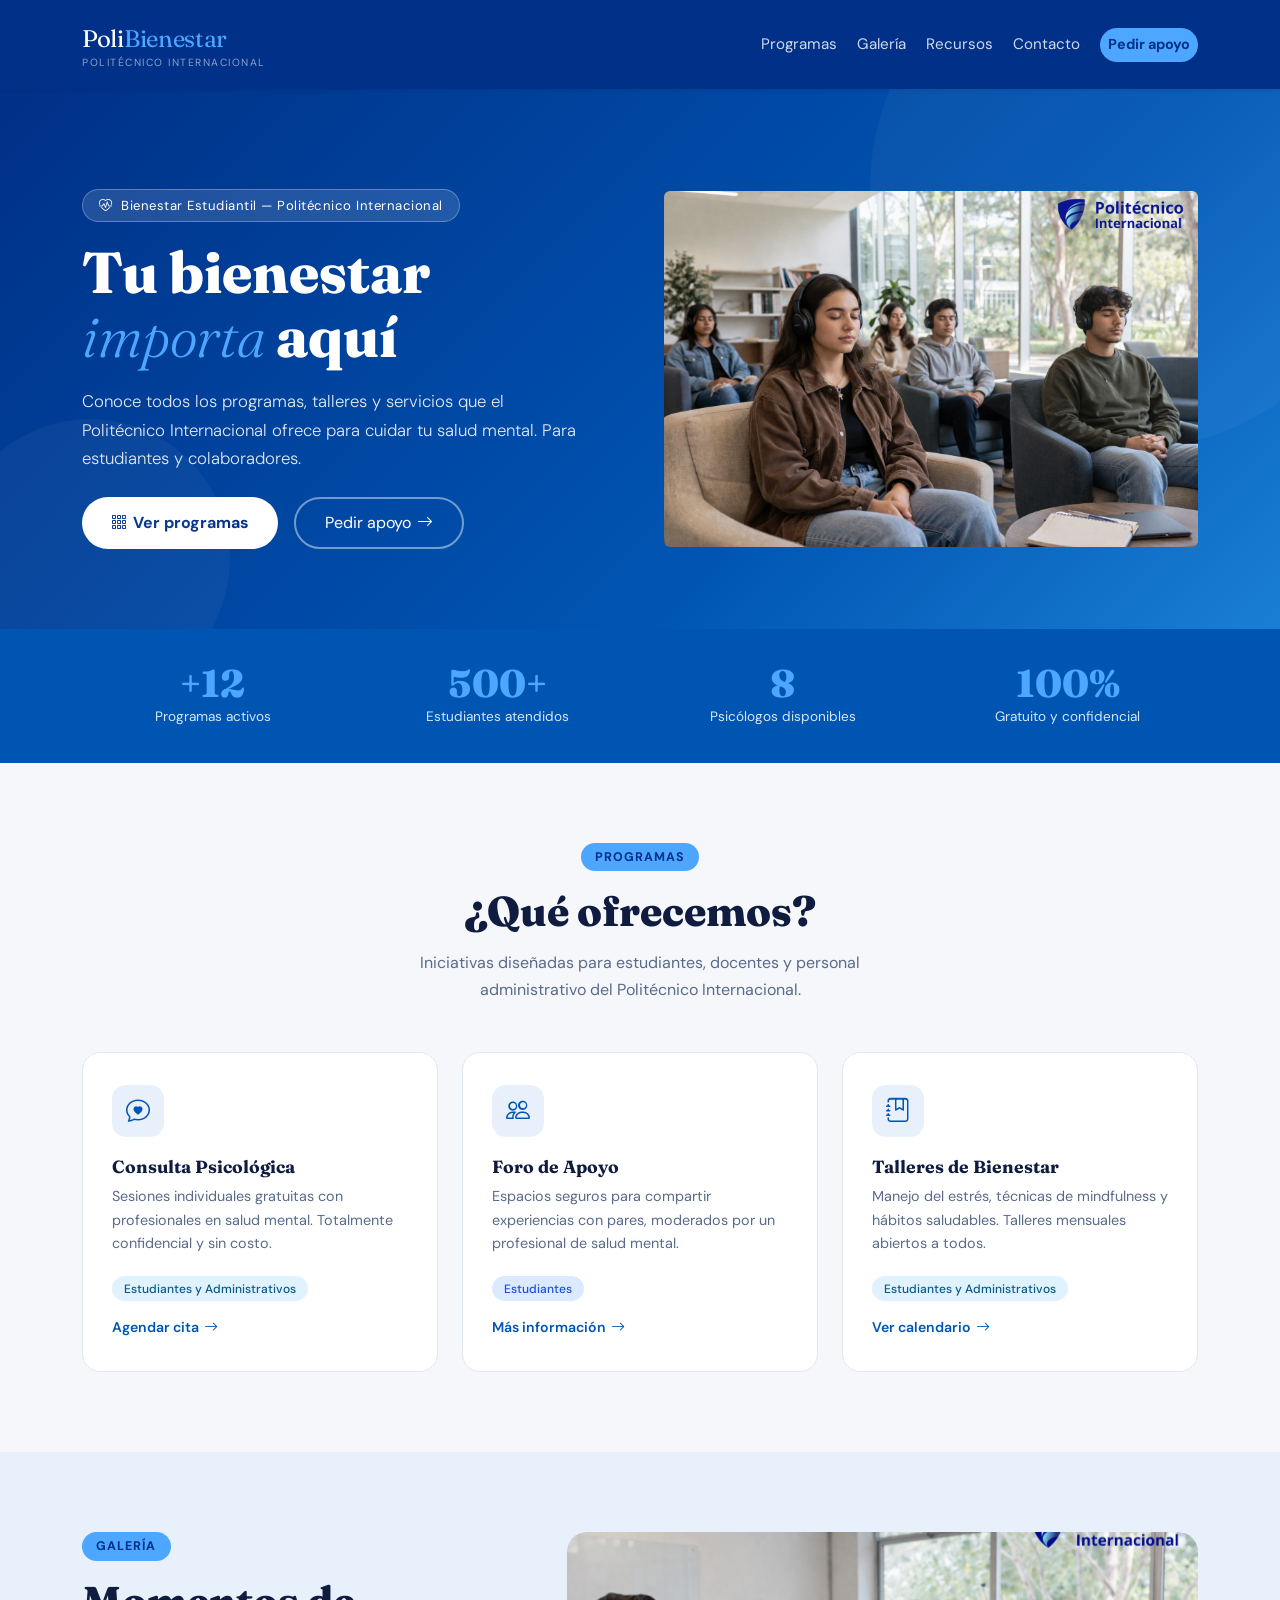
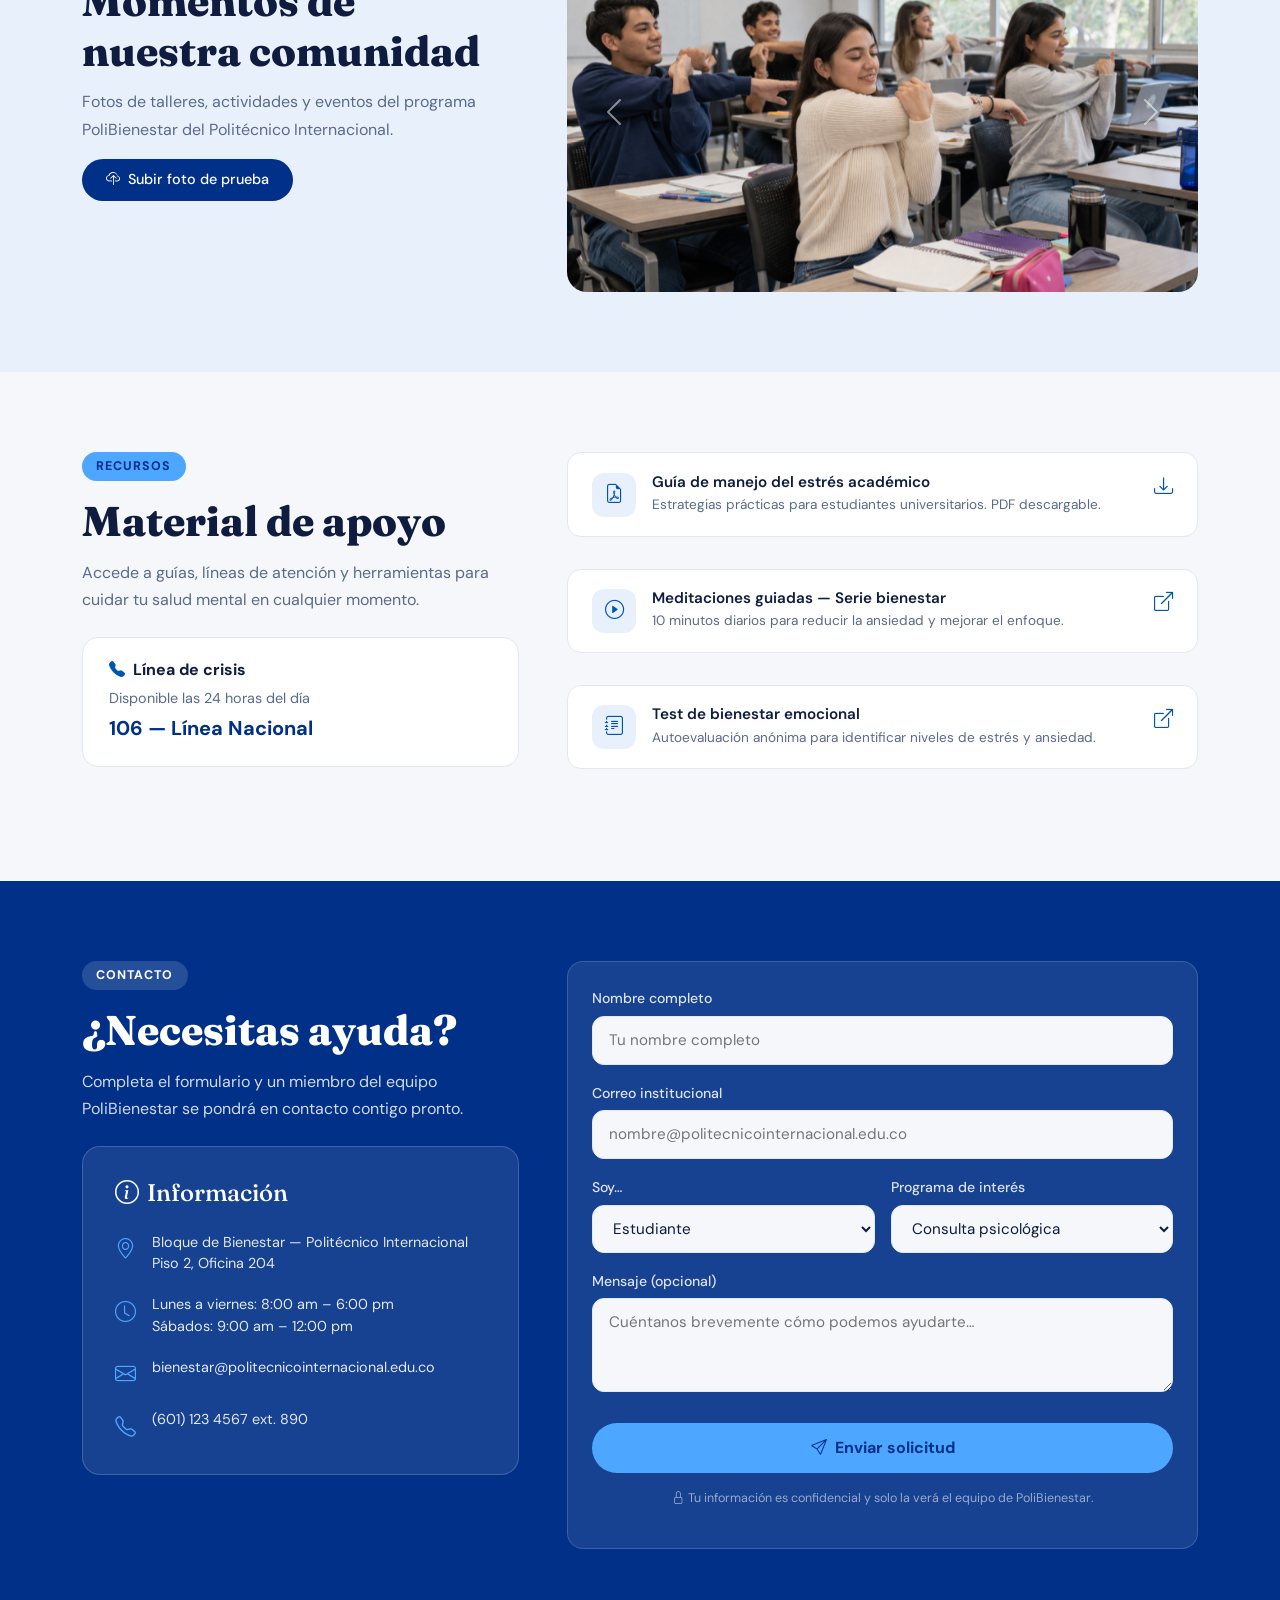
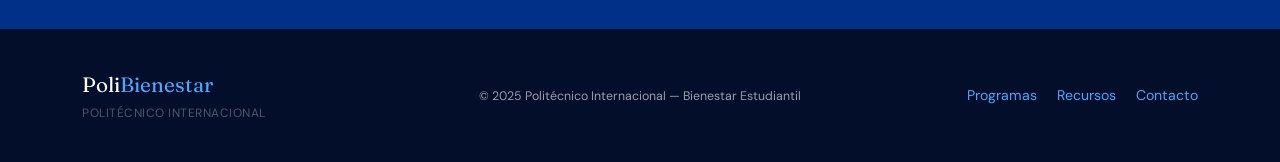
<file: index.html>
<!DOCTYPE html>
<html lang="es">

<head>
  <meta charset="UTF-8" />
  <meta name="viewport" content="width=device-width, initial-scale=1.0" />
  <title>PoliBienestar — Politécnico Internacional</title>

  <!-- Bootstrap 5 -->
  <link href="https://cdn.jsdelivr.net/npm/bootstrap@5.3.3/dist/css/bootstrap.min.css" rel="stylesheet" />
  <!-- Bootstrap Icons -->
  <link href="https://cdn.jsdelivr.net/npm/bootstrap-icons@1.11.3/font/bootstrap-icons.min.css" rel="stylesheet" />
  <!-- Google Fonts -->
  <link
    href="https://fonts.googleapis.com/css2?family=Fraunces:ital,wght@0,300;0,600;0,800;1,300&family=DM+Sans:wght@300;400;500&display=swap"
    rel="stylesheet" />
  <!-- Estilos personalizados PoliBienestar -->
  <link href="styles.css" rel="stylesheet" />
</head>

<body>

  <!-- ══════════ NAVBAR ══════════ -->
  <nav class="pb-navbar navbar navbar-expand-lg sticky-top shadow-sm">
    <div class="container">

      <a class="pb-navbar-brand navbar-brand" href="#">
        Poli<span>Bienestar</span>
        <small>Politécnico Internacional</small>
      </a>

      <button class="navbar-toggler pb-navbar-toggler" type="button" data-bs-toggle="collapse"
        data-bs-target="#navMenu">
        <span class="navbar-toggler-icon pb-navbar-toggler-icon"></span>
      </button>

      <div class="collapse navbar-collapse" id="navMenu">
        <ul class="navbar-nav ms-auto mb-2 mb-lg-0 align-items-lg-center gap-lg-1">
          <li class="nav-item"><a class="pb-nav-link nav-link" href="#programas">Programas</a></li>
          <li class="nav-item"><a class="pb-nav-link nav-link" href="#galeria">Galería</a></li>
          <li class="nav-item"><a class="pb-nav-link nav-link" href="#recursos">Recursos</a></li>
          <li class="nav-item"><a class="pb-nav-link nav-link" href="#contacto">Contacto</a></li>
          <li class="nav-item ms-lg-2">
            <a class="pb-btn-nav nav-link" href="#contacto">Pedir apoyo</a>
          </li>
        </ul>
      </div>
    </div>
  </nav>

  <!-- ══════════ HERO ══════════ -->
  <section class="pb-hero">
    <div class="container">
      <div class="row align-items-center g-5">

        <div class="col-lg-6">
          <div class="pb-hero-badge">
            <i class="bi bi-heart-pulse me-1"></i> Bienestar Estudiantil — Politécnico Internacional
          </div>
          <h1>Tu bienestar<br /><em>importa</em> aquí</h1>
          <p class="lead mb-4">
            Conoce todos los programas, talleres y servicios que el Politécnico Internacional ofrece para cuidar tu
            salud mental. Para estudiantes y colaboradores.
          </p>
          <div class="d-flex flex-wrap gap-3">
            <a href="#programas" class="pb-btn-hero-primary">
              <i class="bi bi-grid-3x3-gap"></i> Ver programas
            </a>
            <a href="#contacto" class="pb-btn-hero-secondary">
              Pedir apoyo <i class="bi bi-arrow-right"></i>
            </a>
          </div>
        </div>

        <!-- IMAGEN HERO
           💡 Cuando tengas tu foto, reemplaza el div.pb-hero-img-box por:
           <img src="imagenes/hero.jpg" class="pb-hero-img-real" alt="Estudiantes Politécnico Internacional"> -->
        <div class="col-lg-6">
          <img src="Imagenes/El-texto-del-párrafo-_2_.webp" alt="Imagen institucional" class="img-fluid rounded"
            style="max-height: 500px; object-fit: cover;">
        </div>

      </div>
    </div>
  </section>

  <!-- ══════════ ESTADÍSTICAS ══════════ -->
  <div class="pb-stats-strip">
    <div class="container">
      <div class="row g-4 text-center">
        <div class="col-6 col-md-3">
          <div class="pb-stat-num">+12</div>
          <div class="pb-stat-label">Programas activos</div>
        </div>
        <div class="col-6 col-md-3">
          <div class="pb-stat-num">500+</div>
          <div class="pb-stat-label">Estudiantes atendidos</div>
        </div>
        <div class="col-6 col-md-3">
          <div class="pb-stat-num">8</div>
          <div class="pb-stat-label">Psicólogos disponibles</div>
        </div>
        <div class="col-6 col-md-3">
          <div class="pb-stat-num">100%</div>
          <div class="pb-stat-label">Gratuito y confidencial</div>
        </div>
      </div>
    </div>
  </div>

  <!-- ══════════ PROGRAMAS ══════════ -->
  <section id="programas">
    <div class="container">
      <div class="text-center mb-5">
        <span class="pb-section-tag">Programas</span>
        <h2 class="pb-section-title">¿Qué ofrecemos?</h2>
        <p class="pb-section-subtitle mx-auto">
          Iniciativas diseñadas para estudiantes, docentes y personal administrativo del Politécnico Internacional.
        </p>
      </div>
      <div class="row g-4">

        <div class="col-md-6 col-lg-4">
          <div class="pb-prog-card">
            <div class="pb-prog-icon"><i class="bi bi-chat-heart"></i></div>
            <h5>Consulta Psicológica</h5>
            <p>Sesiones individuales gratuitas con profesionales en salud mental. Totalmente confidencial y sin costo.
            </p>
            <div class="mb-3"><span class="pb-badge pb-badge-todos">Estudiantes y Administrativos</span></div>
            <a href="consulta.html" class="pb-btn-card">Agendar cita <i class="bi bi-arrow-right"></i></a>
          </div>
        </div>

        <div class="col-md-6 col-lg-4">
          <div class="pb-prog-card">
            <div class="pb-prog-icon"><i class="bi bi-people"></i></div>
            <h5>Foro de Apoyo</h5>
            <p>Espacios seguros para compartir experiencias con pares, moderados por un profesional de salud mental.</p>
            <div class="mb-3"><span class="pb-badge pb-badge-est">Estudiantes</span></div>
            <a href="foro.html" class="pb-btn-card">Más información <i class="bi bi-arrow-right"></i></a>
          </div>
        </div>

        <div class="col-md-6 col-lg-4">
          <div class="pb-prog-card">
            <div class="pb-prog-icon"><i class="bi bi-journal-bookmark"></i></div>
            <h5>Talleres de Bienestar</h5>
            <p>Manejo del estrés, técnicas de mindfulness y hábitos saludables. Talleres mensuales abiertos a todos.</p>
            <div class="mb-3"><span class="pb-badge pb-badge-todos">Estudiantes y Administrativos</span></div>
            <a href="talleres.html" class="pb-btn-card">Ver calendario <i class="bi bi-arrow-right"></i></a>
          </div>
        </div>
        <!--
      <div class="col-md-6 col-lg-4">
        <div class="pb-prog-card">
          <div class="pb-prog-icon"><i class="bi bi-shield-check"></i></div>
          <h5>Protocolo de Crisis</h5>
          <p>Atención prioritaria ante situaciones de crisis emocional. Disponible durante el horario académico.</p>
          <div class="mb-3"><span class="pb-badge pb-badge-todos">Todos</span></div>
          <a href="#contacto" class="pb-btn-card">Línea de atención <i class="bi bi-arrow-right"></i></a>
        </div>
      </div>

      <div class="col-md-6 col-lg-4">
        <div class="pb-prog-card">
          <div class="pb-prog-icon"><i class="bi bi-person-workspace"></i></div>
          <h5>Capacitación Docente</h5>
          <p>Formación para detectar y acompañar situaciones de malestar emocional en el aula universitaria.</p>
          <div class="mb-3"><span class="pb-badge pb-badge-adm">Docentes y Administrativos</span></div>
          <a href="#contacto" class="pb-btn-card">Inscribirse <i class="bi bi-arrow-right"></i></a>
        </div>
      </div>

      <div class="col-md-6 col-lg-4">
        <div class="pb-prog-card">
          <div class="pb-prog-icon"><i class="bi bi-phone"></i></div>
          <h5>App de Seguimiento</h5>
          <p>Herramienta digital para registrar tu estado emocional y acceder a recursos en cualquier momento.</p>
          <div class="mb-3"><span class="pb-badge pb-badge-est">Estudiantes</span></div>
          <a href="#" class="pb-btn-card">Próximamente <i class="bi bi-arrow-right"></i></a>
        </div>
      </div>-->

      </div>
    </div>
  </section>

  <!-- ══════════ GALERÍA ══════════ -->
  <section id="galeria" class="pb-section-alt">
    <div class="container">
      <div class="row align-items-start g-5">

        <div class="col-lg-5">
          <span class="pb-section-tag">Galería</span>
          <h2 class="pb-section-title">Momentos de nuestra comunidad</h2>
          <p class="pb-section-subtitle mb-3">
            Fotos de talleres, actividades y eventos del programa PoliBienestar del Politécnico Internacional.
          </p>

          <label class="pb-btn-upload" for="fotoInput">
            <i class="bi bi-cloud-upload"></i> Subir foto de prueba
          </label>
          <input type="file" id="fotoInput" accept="image/*" style="display:none" onchange="previewFoto(event)" />
        </div>

        <div class="col-lg-7">
          <div id="carouselEventos" class="carousel slide" data-bs-ride="carousel">

            <!-- 📸 Imágenes principales -->
            <div class="carousel-inner" style="border-radius:20px; overflow:hidden;">

              <div class="carousel-item active">
                <img src="Imagenes/El-texto-del-párrafo-_4_.webp" class="d-block w-100"
                  style="height:360px; object-fit:cover;" alt="Evento 1">
              </div>

              <div class="carousel-item">
                <img src="Imagenes/El-texto-del-párrafo-_5_.webp" class="d-block w-100"
                  style="height:360px; object-fit:cover;" alt="Evento 2">
              </div>

              <div class="carousel-item">
                <img src="Imagenes/El-texto-del-párrafo-_3_.webp" class="d-block w-100"
                  style="height:360px; object-fit:cover;" alt="Evento 3">
              </div>

              <div class="carousel-item">
                <img src="Imagenes/El-texto-del-párrafo-_1_.webp" class="d-block w-100"
                  style="height:360px; object-fit:cover;" alt="Evento 4">
              </div>

            </div>

            <!-- ⬅️➡️ Controles -->
            <button class="carousel-control-prev" type="button" data-bs-target="#carouselEventos" data-bs-slide="prev">
              <span class="carousel-control-prev-icon"></span>
            </button>

            <button class="carousel-control-next" type="button" data-bs-target="#carouselEventos" data-bs-slide="next">
              <span class="carousel-control-next-icon"></span>
            </button>
          </div>
        </div>

      </div>
    </div>

    </div>
    </div>
  </section>

  <!-- ══════════ RECURSOS ══════════ -->
  <section id="recursos">
    <div class="container">
      <div class="row g-5 align-items-start">
        <div class="col-lg-5">
          <span class="pb-section-tag">Recursos</span>
          <h2 class="pb-section-title">Material de apoyo</h2>
          <p class="pb-section-subtitle mb-4">
            Accede a guías, líneas de atención y herramientas para cuidar tu salud mental en cualquier momento.
          </p>
          <div class="pb-crisis-box">
            <h6 class="fw-bold mb-2">
              <i class="bi bi-telephone-fill me-2" style="color:var(--pb-azul-med);"></i>Línea de crisis
            </h6>
            <p class="mb-1" style="font-size:.9rem; color:#5a6a8a;">Disponible las 24 horas del día</p>
            <p class="fw-bold fs-5 mb-0" style="color:var(--pb-azul);">106 — Línea Nacional</p>
          </div>
        </div>
        <div class="col-lg-7">
          <a href="docs/Estres_Universitario_PolitecnicoInternacional.pptx" class="pb-rec-item" download>
            <div class="pb-rec-icon"><i class="bi bi-file-earmark-pdf"></i></div>
            <div>
              <h6>Guía de manejo del estrés académico</h6>
              <p>Estrategias prácticas para estudiantes universitarios. PDF descargable.</p>
            </div>
            <i class="bi bi-download ms-auto" style="font-size:1.2rem; color:var(--pb-azul-med);"></i>
          </a>
          <a href="videos.html" class="pb-rec-item">
            <div class="pb-rec-icon"><i class="bi bi-play-circle"></i></div>
            <div>
              <h6>Meditaciones guiadas — Serie bienestar</h6>
              <p>10 minutos diarios para reducir la ansiedad y mejorar el enfoque.</p>
            </div>
            <i class="bi bi-box-arrow-up-right ms-auto" style="font-size:1.2rem; color:var(--pb-azul-med);"></i>
          </a>
          <a href="test.html" class="pb-rec-item">
            <div class="pb-rec-icon"><i class="bi bi-journal-text"></i></div>
            <div>
              <h6>Test de bienestar emocional</h6>
              <p>Autoevaluación anónima para identificar niveles de estrés y ansiedad.</p>
            </div>
            <i class="bi bi-box-arrow-up-right ms-auto" style="font-size:1.2rem; color:var(--pb-azul-med);"></i>
          </a>
          <!--    <a href="#" class="pb-rec-item">
          <div class="pb-rec-icon"><i class="bi bi-camera-video"></i></div>
          <div><h6>Webinar: Salud mental en la vida universitaria</h6><p>Grabación del evento del semestre pasado. Acceso libre.</p></div>
          <i class="bi bi-play-btn ms-auto" style="font-size:1.2rem; color:var(--pb-azul-med);"></i>
        </a> -->
        </div>
      </div>
    </div>
  </section>

  <!-- ══════════ CONTACTO ══════════ -->
  <section id="contacto">
    <div class="container">
      <div class="row g-5 align-items-start">

        <div class="col-lg-5">
          <span class="pb-section-tag" style="background:rgba(255,255,255,.15); color:#fff;">Contacto</span>
          <h2 class="pb-section-title">¿Necesitas ayuda?</h2>
          <p class="mb-4" style="color:rgba(255,255,255,.82); line-height:1.7;">
            Completa el formulario y un miembro del equipo PoliBienestar se pondrá en contacto contigo pronto.
          </p>
          <div class="pb-contact-info-box">
            <h4 class="mb-4"><i class="bi bi-info-circle me-2"></i>Información</h4>
            <div class="pb-contact-row">
              <i class="bi bi-geo-alt"></i>
              <span>Bloque de Bienestar — Politécnico Internacional<br />Piso 2, Oficina 204</span>
            </div>
            <div class="pb-contact-row">
              <i class="bi bi-clock"></i>
              <span>Lunes a viernes: 8:00 am – 6:00 pm<br />Sábados: 9:00 am – 12:00 pm</span>
            </div>
            <div class="pb-contact-row">
              <i class="bi bi-envelope"></i>
              <span>bienestar@politecnicointernacional.edu.co</span>
            </div>
            <div class="pb-contact-row mb-0">
              <i class="bi bi-telephone"></i>
              <span>(601) 123 4567 ext. 890</span>
            </div>
          </div>
        </div>

        <div class="col-lg-7">
          <div class="p-4 rounded-4" style="background:rgba(255,255,255,.09); border:1px solid rgba(255,255,255,.15);">
            <div class="mb-3">
              <label class="pb-form-label">Nombre completo</label>
              <input type="text" class="pb-form-control" placeholder="Tu nombre completo" />
            </div>
            <div class="mb-3">
              <label class="pb-form-label">Correo institucional</label>
              <input type="email" class="pb-form-control" placeholder="nombre@politecnicointernacional.edu.co" />
            </div>
            <div class="row g-3 mb-3">
              <div class="col-sm-6">
                <label class="pb-form-label">Soy…</label>
                <select class="pb-form-select">
                  <option>Estudiante</option>
                  <option>Docente</option>
                  <option>Administrativo</option>
                </select>
              </div>
              <div class="col-sm-6">
                <label class="pb-form-label">Programa de interés</label>
                <select class="pb-form-select">
                  <option>Consulta psicológica</option>
                  <option>Grupos de apoyo</option>
                  <option>Talleres de bienestar</option>
                  <option>Otro</option>
                </select>
              </div>
            </div>
            <div class="mb-4">
              <label class="pb-form-label">Mensaje (opcional)</label>
              <textarea class="pb-form-control" rows="3"
                placeholder="Cuéntanos brevemente cómo podemos ayudarte…"></textarea>
            </div>
            <button class="pb-btn-submit" type="button">
              <i class="bi bi-send me-2"></i>Enviar solicitud
            </button>
            <p class="text-center mt-3" style="font-size:.78rem; opacity:.55;">
              <i class="bi bi-lock me-1"></i>Tu información es confidencial y solo la verá el equipo de PoliBienestar.
            </p>
          </div>
        </div>

      </div>
    </div>
  </section>

  <!-- ══════════ FOOTER ══════════ -->
  <footer class="pb-footer">
    <div class="container">
      <div class="row align-items-center g-3">
        <div class="col-md-4">
          <div class="pb-footer-brand mb-1">Poli<span>Bienestar</span></div>
          <div class="pb-footer-sub">Politécnico Internacional</div>
        </div>
        <div class="col-md-4 text-md-center">
          <small>© 2025 Politécnico Internacional — Bienestar Estudiantil</small>
        </div>
        <div class="col-md-4 text-md-end">
          <a href="#programas" class="me-3">Programas</a>
          <a href="#recursos" class="me-3">Recursos</a>
          <a href="#contacto">Contacto</a>
        </div>
      </div>
    </div>
  </footer>

  <!-- Botón volver arriba -->
  <button class="pb-scroll-top" id="scrollTop" title="Volver arriba">
    <i class="bi bi-chevron-up"></i>
  </button>

  <!-- Bootstrap JS -->
  <script src="https://cdn.jsdelivr.net/npm/bootstrap@5.3.3/dist/js/bootstrap.bundle.min.js"></script>
  <script>
    // Scroll to top
    const btnTop = document.getElementById('scrollTop');
    window.addEventListener('scroll', () => btnTop.classList.toggle('show', window.scrollY > 300));
    btnTop.addEventListener('click', () => window.scrollTo({ top: 0, behavior: 'smooth' }));

    // Smooth scroll para links internos
    document.querySelectorAll('a[href^="#"]').forEach(a => {
      a.addEventListener('click', e => {
        const target = document.querySelector(a.getAttribute('href'));
        if (target) { e.preventDefault(); target.scrollIntoView({ behavior: 'smooth', block: 'start' }); }
      });
    });

    // Preview de foto en galería (demo interactivo)
    function previewFoto(event) {
      const file = event.target.files[0];
      if (!file) return;
      const reader = new FileReader();
      reader.onload = e => {
        const box = document.getElementById('fotoMain');
        box.innerHTML = `<img src="${e.target.result}"
        style="width:100%; height:100%; object-fit:cover; border-radius:18px;"
        alt="Foto del evento"/>`;
        box.style.border = 'none';
        box.style.padding = '0';
      };
      reader.readAsDataURL(file);
    }
  </script>
</body>

</html>
</file>
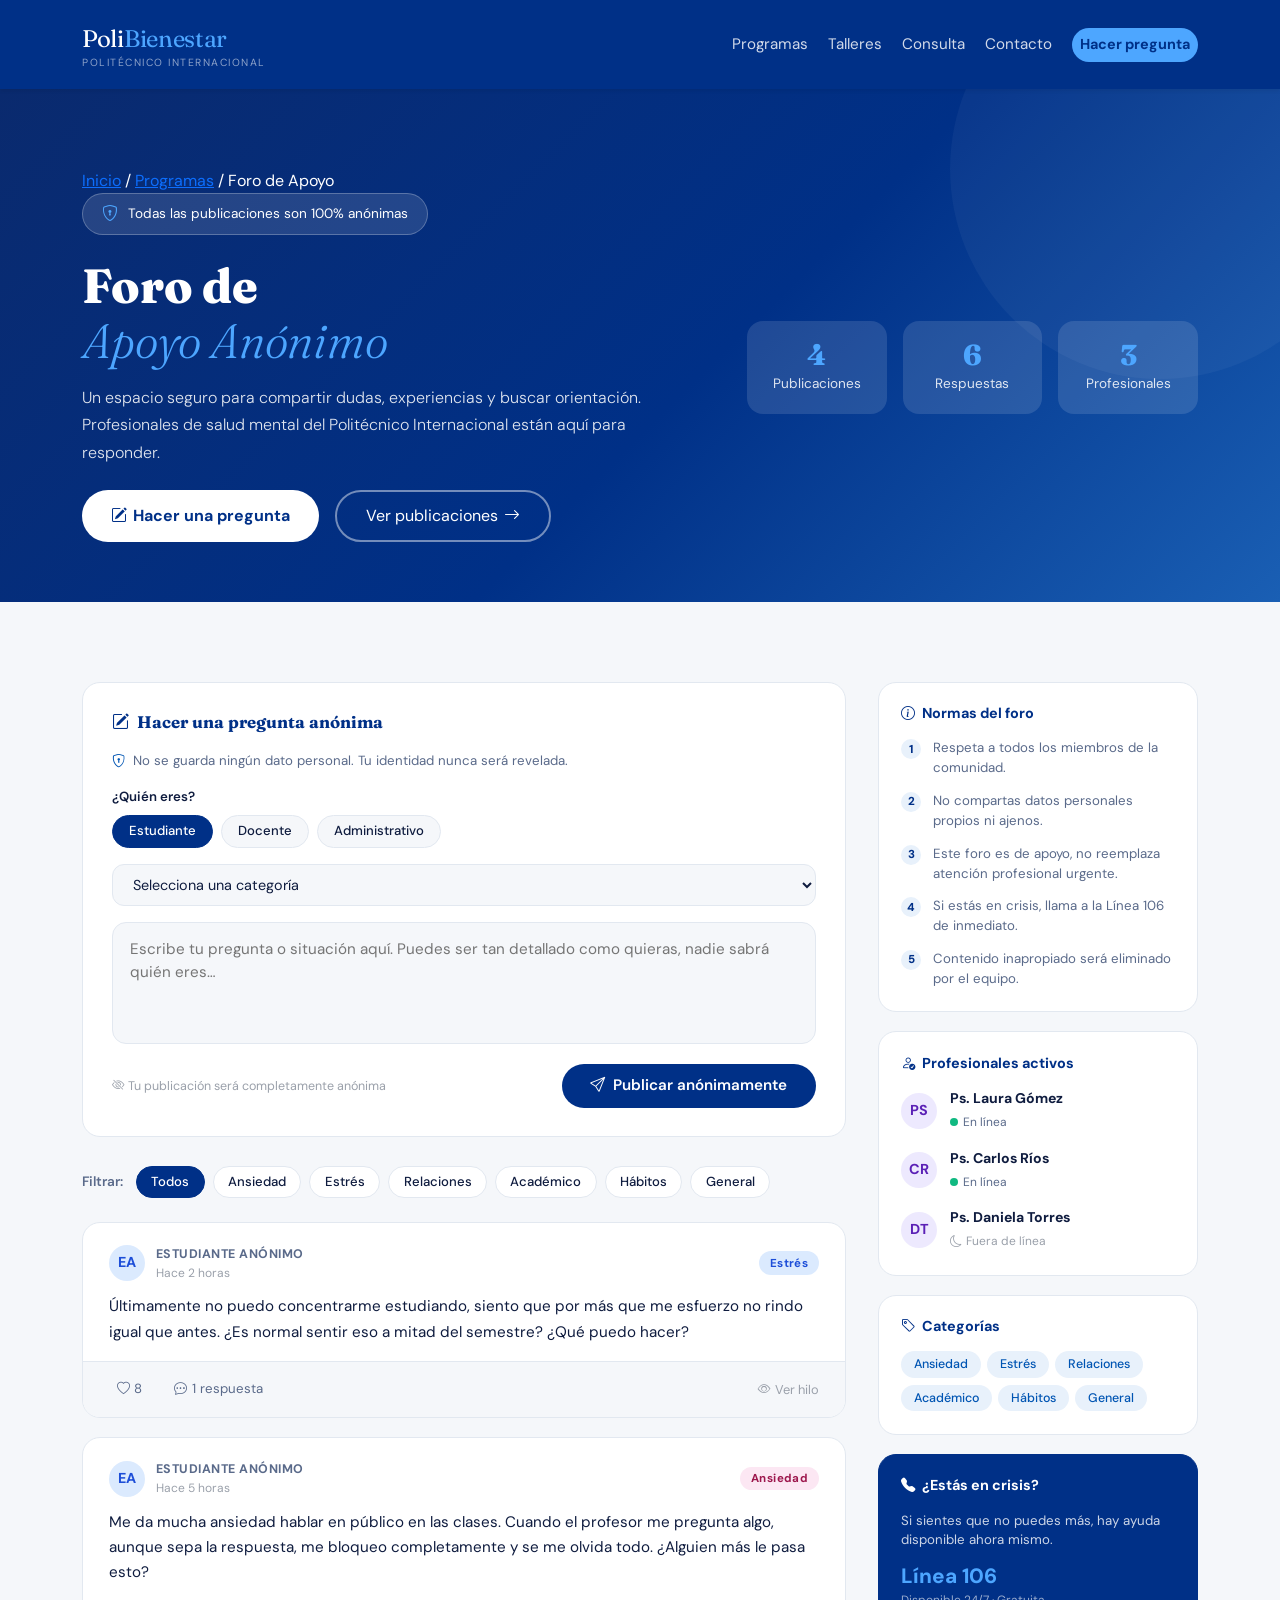
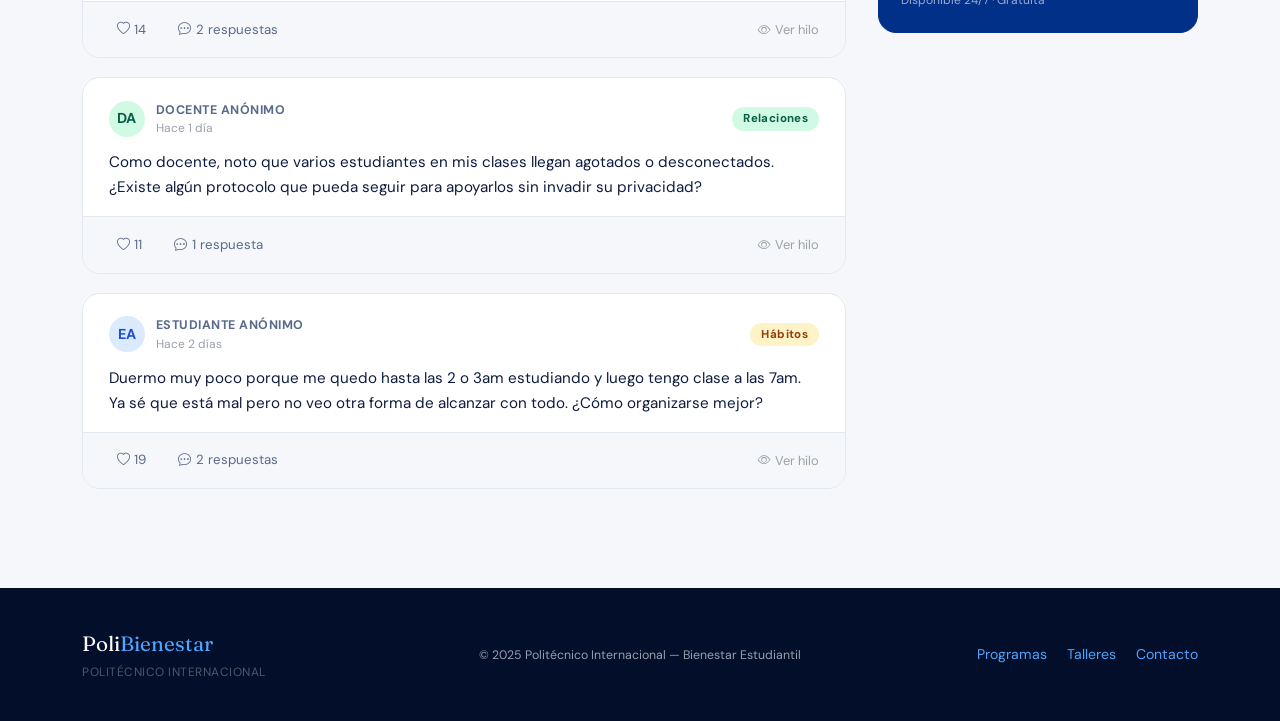
<file: foro.html>
<!DOCTYPE html>
<html lang="es">
<head>
  <meta charset="UTF-8"/>
  <meta name="viewport" content="width=device-width, initial-scale=1.0"/>
  <title>Foro de Apoyo — PoliBienestar</title>

  <!-- Bootstrap 5 -->
  <link href="https://cdn.jsdelivr.net/npm/bootstrap@5.3.3/dist/css/bootstrap.min.css" rel="stylesheet"/>
  <!-- Bootstrap Icons -->
  <link href="https://cdn.jsdelivr.net/npm/bootstrap-icons@1.11.3/font/bootstrap-icons.min.css" rel="stylesheet"/>
  <!-- Google Fonts -->
  <link href="https://fonts.googleapis.com/css2?family=Fraunces:ital,wght@0,300;0,600;0,800;1,300&family=DM+Sans:wght@300;400;500&display=swap" rel="stylesheet"/>
  <!-- Estilos base PoliBienestar -->
  <link href="styles.css" rel="stylesheet"/>
  <!-- Estilos específicos del foro -->
  <link href="foro.css" rel="stylesheet"/>
</head>
<body>

<!-- ══════════ NAVBAR ══════════ -->
<nav class="pb-navbar navbar navbar-expand-lg sticky-top shadow-sm">
  <div class="container">
    <a class="pb-navbar-brand navbar-brand" href="index.html">
      Poli<span>Bienestar</span>
      <small>Politécnico Internacional</small>
    </a>
    <button class="navbar-toggler pb-navbar-toggler" type="button"
            data-bs-toggle="collapse" data-bs-target="#navMenu">
      <span class="navbar-toggler-icon pb-navbar-toggler-icon"></span>
    </button>
    <div class="collapse navbar-collapse" id="navMenu">
      <ul class="navbar-nav ms-auto mb-2 mb-lg-0 align-items-lg-center gap-lg-1">
        <li class="nav-item"><a class="pb-nav-link nav-link" href="index.html">Programas</a></li>
        <li class="nav-item"><a class="pb-nav-link nav-link" href="talleres.html">Talleres</a></li>
        <li class="nav-item"><a class="pb-nav-link nav-link" href="consulta.html">Consulta</a></li>
        <li class="nav-item"><a class="pb-nav-link nav-link" href="index.html">Contacto</a></li>
        <li class="nav-item ms-lg-2">
          <a class="pb-btn-nav nav-link" href="#nueva-pregunta">Hacer pregunta</a>
        </li>
      </ul>
    </div>
  </div>
</nav>

<!-- ══════════ HERO ══════════ -->
<section class="pb-hero-foro">
  <div class="container">
    <div class="pb-breadcrumb">
      <a href="polobienestar.html">Inicio</a>
      <span>/</span>
      <a href="polobienestar.html#programas">Programas</a>
      <span>/</span>
      Foro de Apoyo
    </div>
    <div class="row align-items-center g-4">
      <div class="col-lg-7">
        <div class="pb-anon-aviso">
          <i class="bi bi-shield-lock"></i>
          Todas las publicaciones son 100% anónimas
        </div>
        <h1>Foro de<br/><em>Apoyo Anónimo</em></h1>
        <p class="lead mb-4">
          Un espacio seguro para compartir dudas, experiencias y buscar orientación. Profesionales de salud mental del Politécnico Internacional están aquí para responder.
        </p>
        <div class="d-flex flex-wrap gap-3">
          <a href="#nueva-pregunta" class="pb-btn-hero-primary">
            <i class="bi bi-pencil-square"></i> Hacer una pregunta
          </a>
          <a href="#foro" class="pb-btn-hero-secondary">
            Ver publicaciones <i class="bi bi-arrow-right"></i>
          </a>
        </div>
      </div>
      <div class="col-lg-5">
        <div class="row g-3 text-center" style="position:relative; z-index:1;">
          <div class="col-4">
            <div style="background:rgba(255,255,255,.12); border-radius:16px; padding:1.2rem .8rem;">
              <div class="pb-stat-num" style="font-size:1.8rem;" id="contadorPublicaciones">4</div>
              <div class="pb-stat-label">Publicaciones</div>
            </div>
          </div>
          <div class="col-4">
            <div style="background:rgba(255,255,255,.12); border-radius:16px; padding:1.2rem .8rem;">
              <div class="pb-stat-num" style="font-size:1.8rem;" id="contadorRespuestas">7</div>
              <div class="pb-stat-label">Respuestas</div>
            </div>
          </div>
          <div class="col-4">
            <div style="background:rgba(255,255,255,.12); border-radius:16px; padding:1.2rem .8rem;">
              <div class="pb-stat-num" style="font-size:1.8rem;">3</div>
              <div class="pb-stat-label">Profesionales</div>
            </div>
          </div>
        </div>
      </div>
    </div>
  </div>
</section>

<!-- ══════════ FORO ══════════ -->
<section id="foro">
  <div class="container">
    <div class="pb-foro-layout">

      <!-- ── COLUMNA PRINCIPAL ── -->
      <div>

        <!-- Nueva pregunta -->
        <div class="pb-nueva-pregunta" id="nueva-pregunta">
          <h5><i class="bi bi-pencil-square"></i> Hacer una pregunta anónima</h5>

          <p style="font-size:.83rem; color:#5a6a8a; margin-bottom:1rem;">
            <i class="bi bi-shield-lock me-1" style="color:var(--pb-azul-med);"></i>
            No se guarda ningún dato personal. Tu identidad nunca será revelada.
          </p>

          <!-- Selector de rol -->
          <p style="font-size:.83rem; font-weight:600; margin-bottom:.5rem; color:var(--pb-texto);">¿Quién eres?</p>
          <div class="pb-rol-selector mb-3" id="rolSelector">
            <button class="pb-rol-btn activo" onclick="seleccionarRol(this, 'est')">Estudiante</button>
            <button class="pb-rol-btn" onclick="seleccionarRol(this, 'doc')">Docente</button>
            <button class="pb-rol-btn" onclick="seleccionarRol(this, 'adm')">Administrativo</button>
          </div>

          <!-- Categoría -->
          <select class="pb-select-categoria" id="categoriaSelect">
            <option value="">Selecciona una categoría</option>
            <option value="ansiedad">Ansiedad</option>
            <option value="estres">Estrés académico</option>
            <option value="relaciones">Relaciones interpersonales</option>
            <option value="academico">Vida académica</option>
            <option value="habitos">Hábitos y bienestar</option>
            <option value="general">General</option>
          </select>

          <!-- Pregunta -->
          <textarea class="pb-textarea-pregunta" id="textoPregunta" rows="4"
            placeholder="Escribe tu pregunta o situación aquí. Puedes ser tan detallado como quieras, nadie sabrá quién eres…"></textarea>

          <div class="d-flex align-items-center justify-content-between flex-wrap gap-2">
            <small style="font-size:.78rem; color:#9aa0aa;">
              <i class="bi bi-eye-slash me-1"></i>Tu publicación será completamente anónima
            </small>
            <button class="pb-btn-publicar" onclick="publicarPregunta()">
              <i class="bi bi-send"></i> Publicar anónimamente
            </button>
          </div>
        </div>

        <!-- Filtros -->
        <div class="pb-foro-filtros">
          <span>Filtrar:</span>
          <button class="pb-filtro-tag activo" onclick="filtrarForo(this, 'todos')">Todos</button>
          <button class="pb-filtro-tag" onclick="filtrarForo(this, 'ansiedad')">Ansiedad</button>
          <button class="pb-filtro-tag" onclick="filtrarForo(this, 'estres')">Estrés</button>
          <button class="pb-filtro-tag" onclick="filtrarForo(this, 'relaciones')">Relaciones</button>
          <button class="pb-filtro-tag" onclick="filtrarForo(this, 'academico')">Académico</button>
          <button class="pb-filtro-tag" onclick="filtrarForo(this, 'habitos')">Hábitos</button>
          <button class="pb-filtro-tag" onclick="filtrarForo(this, 'general')">General</button>
        </div>

        <!-- Lista de publicaciones -->
        <div id="listaPublicaciones"></div>
        <div class="pb-foro-vacio" id="foroVacio">
          <i class="bi bi-chat-square-dots d-block"></i>
          <p>No hay publicaciones en esta categoría aún.<br/>¡Sé el primero en preguntar!</p>
        </div>

      </div>

      <!-- ── SIDEBAR ── -->
      <aside class="pb-foro-sidebar">

        <!-- Reglas -->
        <div class="pb-sidebar-card">
          <h6><i class="bi bi-info-circle"></i> Normas del foro</h6>
          <div class="pb-regla-item">
            <div class="pb-regla-num">1</div>
            <span>Respeta a todos los miembros de la comunidad.</span>
          </div>
          <div class="pb-regla-item">
            <div class="pb-regla-num">2</div>
            <span>No compartas datos personales propios ni ajenos.</span>
          </div>
          <div class="pb-regla-item">
            <div class="pb-regla-num">3</div>
            <span>Este foro es de apoyo, no reemplaza atención profesional urgente.</span>
          </div>
          <div class="pb-regla-item">
            <div class="pb-regla-num">4</div>
            <span>Si estás en crisis, llama a la Línea 106 de inmediato.</span>
          </div>
          <div class="pb-regla-item" style="margin-bottom:0;">
            <div class="pb-regla-num">5</div>
            <span>Contenido inapropiado será eliminado por el equipo.</span>
          </div>
        </div>

        <!-- Profesionales en línea -->
        <div class="pb-sidebar-card">
          <h6><i class="bi bi-person-check"></i> Profesionales activos</h6>
          <div class="pb-profesional-item">
            <div class="pb-avatar pb-avatar-prof">PS</div>
            <div class="pb-prof-info">
              <strong>Ps. Laura Gómez</strong>
              <span><span class="pb-online-dot"></span>En línea</span>
            </div>
          </div>
          <div class="pb-profesional-item">
            <div class="pb-avatar pb-avatar-prof">CR</div>
            <div class="pb-prof-info">
              <strong>Ps. Carlos Ríos</strong>
              <span><span class="pb-online-dot"></span>En línea</span>
            </div>
          </div>
          <div class="pb-profesional-item">
            <div class="pb-avatar pb-avatar-prof">DT</div>
            <div class="pb-prof-info">
              <strong>Ps. Daniela Torres</strong>
              <span style="color:#9aa0aa;"><i class="bi bi-moon me-1"></i>Fuera de línea</span>
            </div>
          </div>
        </div>

        <!-- Categorías populares -->
        <div class="pb-sidebar-card">
          <h6><i class="bi bi-tag"></i> Categorías</h6>
          <div class="pb-tag-list">
            <span class="pb-tag-pill" onclick="filtrarForo(null, 'ansiedad')">Ansiedad</span>
            <span class="pb-tag-pill" onclick="filtrarForo(null, 'estres')">Estrés</span>
            <span class="pb-tag-pill" onclick="filtrarForo(null, 'relaciones')">Relaciones</span>
            <span class="pb-tag-pill" onclick="filtrarForo(null, 'academico')">Académico</span>
            <span class="pb-tag-pill" onclick="filtrarForo(null, 'habitos')">Hábitos</span>
            <span class="pb-tag-pill" onclick="filtrarForo(null, 'general')">General</span>
          </div>
        </div>

        <!-- Línea de crisis -->
        <div class="pb-sidebar-card" style="background:var(--pb-azul); border-color:var(--pb-azul);">
          <h6 style="color:#fff;"><i class="bi bi-telephone-fill"></i> ¿Estás en crisis?</h6>
          <p style="font-size:.83rem; color:rgba(255,255,255,.8); margin-bottom:.6rem;">
            Si sientes que no puedes más, hay ayuda disponible ahora mismo.
          </p>
          <p style="font-size:1.3rem; font-weight:800; color:var(--pb-azul-claro); margin:0;">
            Línea 106
          </p>
          <p style="font-size:.75rem; color:rgba(255,255,255,.6); margin:0;">Disponible 24/7 · Gratuita</p>
        </div>

      </aside>
    </div>
  </div>
</section>

<!-- ══════════ FOOTER ══════════ -->
<footer class="pb-footer">
  <div class="container">
    <div class="row align-items-center g-3">
      <div class="col-md-4">
        <div class="pb-footer-brand mb-1">Poli<span>Bienestar</span></div>
        <div class="pb-footer-sub">Politécnico Internacional</div>
      </div>
      <div class="col-md-4 text-md-center">
        <small>© 2025 Politécnico Internacional — Bienestar Estudiantil</small>
      </div>
      <div class="col-md-4 text-md-end">
        <a href="polobienestar.html#programas" class="me-3">Programas</a>
        <a href="talleres.html" class="me-3">Talleres</a>
        <a href="polobienestar.html#contacto">Contacto</a>
      </div>
    </div>
  </div>
</footer>

<button class="pb-scroll-top" id="scrollTop" title="Volver arriba">
  <i class="bi bi-chevron-up"></i>
</button>

<!-- Bootstrap JS -->
<script src="https://cdn.jsdelivr.net/npm/bootstrap@5.3.3/dist/js/bootstrap.bundle.min.js"></script>
<script>
/* ════════════════════════════════════════════════
   DATOS INICIALES DEL FORO (simulados)
════════════════════════════════════════════════ */
const publicacionesIniciales = [
  {
    id: 1,
    rol: 'est',
    categoria: 'estres',
    texto: 'Últimamente no puedo concentrarme estudiando, siento que por más que me esfuerzo no rindo igual que antes. ¿Es normal sentir eso a mitad del semestre? ¿Qué puedo hacer?',
    tiempo: 'Hace 2 horas',
    likes: 8,
    respuestas: [
      {
        rol: 'prof',
        nombre: 'Ps. Laura Gómez',
        texto: 'Es completamente normal, especialmente a mitad del semestre cuando la carga académica se acumula. Lo que describes puede ser fatiga mental. Te recomiendo hacer pausas activas de 10 minutos cada hora de estudio, dormir mínimo 7 horas y si persiste, agenda una cita con nosotros. ¡No estás solo en esto!',
        tiempo: 'Hace 1 hora',
        esProfesional: true
      }
    ]
  },
  {
    id: 2,
    rol: 'est',
    categoria: 'ansiedad',
    texto: 'Me da mucha ansiedad hablar en público en las clases. Cuando el profesor me pregunta algo, aunque sepa la respuesta, me bloqueo completamente y se me olvida todo. ¿Alguien más le pasa esto?',
    tiempo: 'Hace 5 horas',
    likes: 14,
    respuestas: [
      {
        rol: 'est',
        nombre: 'Estudiante anónimo',
        texto: 'A mí me pasaba exactamente lo mismo. Lo que me ayudó fue practicar respirando profundo antes de responder. No te presiones tanto.',
        tiempo: 'Hace 4 horas',
        esProfesional: false
      },
      {
        rol: 'prof',
        nombre: 'Ps. Carlos Ríos',
        texto: 'Lo que describes se llama ansiedad de desempeño y es muy frecuente. La técnica 4-7-8 puede ayudarte: inhala 4 segundos, sostén 7 y exhala 8. En nuestros talleres de bienestar trabajamos esto con más detalle. Te invito a inscribirte.',
        tiempo: 'Hace 3 horas',
        esProfesional: true
      }
    ]
  },
  {
    id: 3,
    rol: 'doc',
    categoria: 'relaciones',
    texto: 'Como docente, noto que varios estudiantes en mis clases llegan agotados o desconectados. ¿Existe algún protocolo que pueda seguir para apoyarlos sin invadir su privacidad?',
    tiempo: 'Hace 1 día',
    likes: 11,
    respuestas: [
      {
        rol: 'prof',
        nombre: 'Ps. Daniela Torres',
        texto: 'Gracias por la sensibilidad con sus estudiantes. Sí existe un protocolo de acompañamiento docente. Puede remitirlos al programa PoliBienestar mencionándolo de forma natural en clase, o comunicarse con nosotros directamente por correo para orientación más específica.',
        tiempo: 'Hace 20 horas',
        esProfesional: true
      }
    ]
  },
  {
    id: 4,
    rol: 'est',
    categoria: 'habitos',
    texto: 'Duermo muy poco porque me quedo hasta las 2 o 3am estudiando y luego tengo clase a las 7am. Ya sé que está mal pero no veo otra forma de alcanzar con todo. ¿Cómo organizarse mejor?',
    tiempo: 'Hace 2 días',
    likes: 19,
    respuestas: [
      {
        rol: 'est',
        nombre: 'Estudiante anónimo',
        texto: 'Yo uso la técnica Pomodoro: 25 min de estudio, 5 de descanso. Rindo mucho más que quedándome despierto toda la noche.',
        tiempo: 'Hace 1 día',
        esProfesional: false
      },
      {
        rol: 'prof',
        nombre: 'Ps. Laura Gómez',
        texto: 'El sueño insuficiente afecta directamente la memoria y el aprendizaje, así que estudiar más horas durmiendo poco puede ser contraproducente. En nuestro taller "Sueño, alimentación y bienestar" del 27 de febrero tocamos exactamente esto. Te invito a inscribirte en talleres.html',
        tiempo: 'Hace 22 horas',
        esProfesional: true
      }
    ]
  }
];

/* ════════════════════════════════════════════════
   ESTADO DE LA APP
════════════════════════════════════════════════ */
let publicaciones = [...publicacionesIniciales];
let rolActual = 'est';
let filtroActual = 'todos';
let contadorId = publicaciones.length + 1;

/* ════════════════════════════════════════════════
   HELPERS
════════════════════════════════════════════════ */
const catLabels = {
  ansiedad:   { label: 'Ansiedad',     clase: 'pb-cat-ansiedad'   },
  estres:     { label: 'Estrés',       clase: 'pb-cat-estres'     },
  relaciones: { label: 'Relaciones',   clase: 'pb-cat-relaciones' },
  academico:  { label: 'Académico',    clase: 'pb-cat-academico'  },
  habitos:    { label: 'Hábitos',      clase: 'pb-cat-habitos'    },
  general:    { label: 'General',      clase: 'pb-cat-general'    },
};

const rolLabels = {
  est:  { label: 'Estudiante anónimo',     iniciales: 'EA', clase: 'pb-avatar-est'  },
  doc:  { label: 'Docente anónimo',        iniciales: 'DA', clase: 'pb-avatar-doc'  },
  adm:  { label: 'Administrativo anónimo',iniciales: 'AA', clase: 'pb-avatar-adm'  },
  prof: { label: 'Profesional de salud',   iniciales: 'PS', clase: 'pb-avatar-prof' },
};

function tiempoRelativo() {
  return 'Ahora mismo';
}

/* ════════════════════════════════════════════════
   RENDERIZAR PUBLICACIONES
════════════════════════════════════════════════ */
function renderizar() {
  const lista = document.getElementById('listaPublicaciones');
  const vacio = document.getElementById('foroVacio');
  const filtradas = filtroActual === 'todos'
    ? publicaciones
    : publicaciones.filter(p => p.categoria === filtroActual);

  if (filtradas.length === 0) {
    lista.innerHTML = '';
    vacio.style.display = 'block';
    return;
  }

  vacio.style.display = 'none';
  lista.innerHTML = filtradas.map(p => buildCard(p)).join('');

  // Actualizar contadores del hero
  const totalResp = publicaciones.reduce((acc, p) => acc + p.respuestas.length, 0);
  document.getElementById('contadorPublicaciones').textContent = publicaciones.length;
  document.getElementById('contadorRespuestas').textContent = totalResp;
}

function buildCard(p) {
  const cat  = catLabels[p.categoria] || catLabels.general;
  const rol  = rolLabels[p.rol] || rolLabels.est;
  const numResp = p.respuestas.length;

  const respuestasHTML = p.respuestas.map(r => {
    const rRol = rolLabels[r.esProfesional ? 'prof' : r.rol] || rolLabels.est;
    return `
      <div class="pb-respuesta-item">
        <div class="pb-avatar ${rRol.clase}" style="width:32px;height:32px;font-size:.75rem;">${rRol.iniciales}</div>
        <div class="pb-respuesta-body">
          <p>${r.texto}</p>
          <div class="pb-respuesta-info">
            <strong style="color:var(--pb-texto);">${r.nombre}</strong>
            ${r.esProfesional ? '<span class="pb-badge-profesional">Profesional</span>' : ''}
            · ${r.tiempo}
          </div>
        </div>
      </div>`;
  }).join('');

  return `
    <div class="pb-pregunta-card" data-id="${p.id}" data-cat="${p.categoria}">
      <div class="pb-pregunta-header">
        <div class="pb-pregunta-meta">
          <div class="pb-avatar ${rol.clase}">${rol.iniciales}</div>
          <div class="pb-autor-info">
            <div class="pb-autor-rol">${rol.label}</div>
            <div class="pb-autor-tiempo">${p.tiempo}</div>
          </div>
          <span class="pb-cat-tag ${cat.clase}">${cat.label}</span>
        </div>
        <p class="pb-pregunta-texto">${p.texto}</p>
      </div>

      <div class="pb-pregunta-acciones">
        <button class="pb-accion-btn" onclick="toggleLike(this, ${p.id})">
          <i class="bi bi-heart"></i> <span class="like-count">${p.likes}</span>
        </button>
        <button class="pb-accion-btn" onclick="toggleRespuestas(${p.id})">
          <i class="bi bi-chat-dots"></i> ${numResp} respuesta${numResp !== 1 ? 's' : ''}
        </button>
        <div class="pb-respuestas-count">
          <i class="bi bi-eye"></i> Ver hilo
        </div>
      </div>

      <div class="pb-respuestas-wrap" id="respuestas-${p.id}">
        ${respuestasHTML}
        <div class="pb-responder-form">
          <p style="font-size:.82rem; font-weight:600; margin-bottom:.5rem; color:var(--pb-texto);">
            <i class="bi bi-reply me-1"></i>Responder anónimamente
          </p>
          <textarea rows="3" placeholder="Escribe tu respuesta…" id="respText-${p.id}"></textarea>
          <div class="d-flex gap-2 align-items-center flex-wrap">
            <button class="pb-btn-responder" onclick="publicarRespuesta(${p.id})">
              <i class="bi bi-send me-1"></i>Enviar respuesta
            </button>
            <small style="font-size:.75rem; color:#9aa0aa;">
              <i class="bi bi-shield-lock me-1"></i>Anónima
            </small>
          </div>
        </div>
      </div>
    </div>`;
}

/* ════════════════════════════════════════════════
   ACCIONES
════════════════════════════════════════════════ */

// Seleccionar rol al publicar
function seleccionarRol(btn, rol) {
  document.querySelectorAll('#rolSelector .pb-rol-btn').forEach(b => b.classList.remove('activo'));
  btn.classList.add('activo');
  rolActual = rol;
}

// Publicar nueva pregunta
function publicarPregunta() {
  const texto     = document.getElementById('textoPregunta').value.trim();
  const categoria = document.getElementById('categoriaSelect').value;

  if (!texto) {
    alert('Por favor escribe tu pregunta antes de publicar.');
    return;
  }
  if (!categoria) {
    alert('Por favor selecciona una categoría.');
    return;
  }

  const nueva = {
    id: contadorId++,
    rol: rolActual,
    categoria,
    texto,
    tiempo: tiempoRelativo(),
    likes: 0,
    respuestas: []
  };

  publicaciones.unshift(nueva);
  document.getElementById('textoPregunta').value = '';
  document.getElementById('categoriaSelect').value = '';
  renderizar();

  // Scroll suave a la nueva publicación
  setTimeout(() => {
    document.querySelector('.pb-pregunta-card')?.scrollIntoView({ behavior: 'smooth', block: 'start' });
  }, 100);
}

// Mostrar / ocultar respuestas
function toggleRespuestas(id) {
  const wrap = document.getElementById(`respuestas-${id}`);
  wrap.classList.toggle('abierto');
}

// Like
function toggleLike(btn, id) {
  const p = publicaciones.find(x => x.id === id);
  if (!p) return;
  const liked = btn.classList.toggle('liked');
  p.likes += liked ? 1 : -1;
  btn.querySelector('.like-count').textContent = p.likes;
  btn.querySelector('i').className = liked ? 'bi bi-heart-fill' : 'bi bi-heart';
}

// Publicar respuesta
function publicarRespuesta(id) {
  const textarea = document.getElementById(`respText-${id}`);
  const texto = textarea.value.trim();
  if (!texto) return;

  const p = publicaciones.find(x => x.id === id);
  if (!p) return;

  p.respuestas.push({
    rol: rolActual,
    nombre: rolLabels[rolActual]?.label || 'Anónimo',
    texto,
    tiempo: tiempoRelativo(),
    esProfesional: false
  });

  renderizar();

  // Re-abrir el hilo después de renderizar
  setTimeout(() => {
    const wrap = document.getElementById(`respuestas-${id}`);
    if (wrap) wrap.classList.add('abierto');
  }, 50);
}

// Filtrar por categoría
function filtrarForo(btn, categoria) {
  filtroActual = categoria;
  // Actualizar botones de filtro principales
  document.querySelectorAll('.pb-filtro-tag').forEach(b => b.classList.remove('activo'));
  if (btn) btn.classList.add('activo');
  renderizar();
  document.getElementById('foro').scrollIntoView({ behavior: 'smooth', block: 'start' });
}

/* ════════════════════════════════════════════════
   SCROLL TOP
════════════════════════════════════════════════ */
const btnTop = document.getElementById('scrollTop');
window.addEventListener('scroll', () => btnTop.classList.toggle('show', window.scrollY > 300));
btnTop.addEventListener('click', () => window.scrollTo({ top: 0, behavior: 'smooth' }));

/* ════════════════════════════════════════════════
   SMOOTH SCROLL
════════════════════════════════════════════════ */
document.querySelectorAll('a[href^="#"]').forEach(a => {
  a.addEventListener('click', e => {
    const target = document.querySelector(a.getAttribute('href'));
    if (target) { e.preventDefault(); target.scrollIntoView({ behavior: 'smooth', block: 'start' }); }
  });
});

/* ════════════════════════════════════════════════
   INIT
════════════════════════════════════════════════ */
renderizar();
</script>
</body>
</html>
</file>
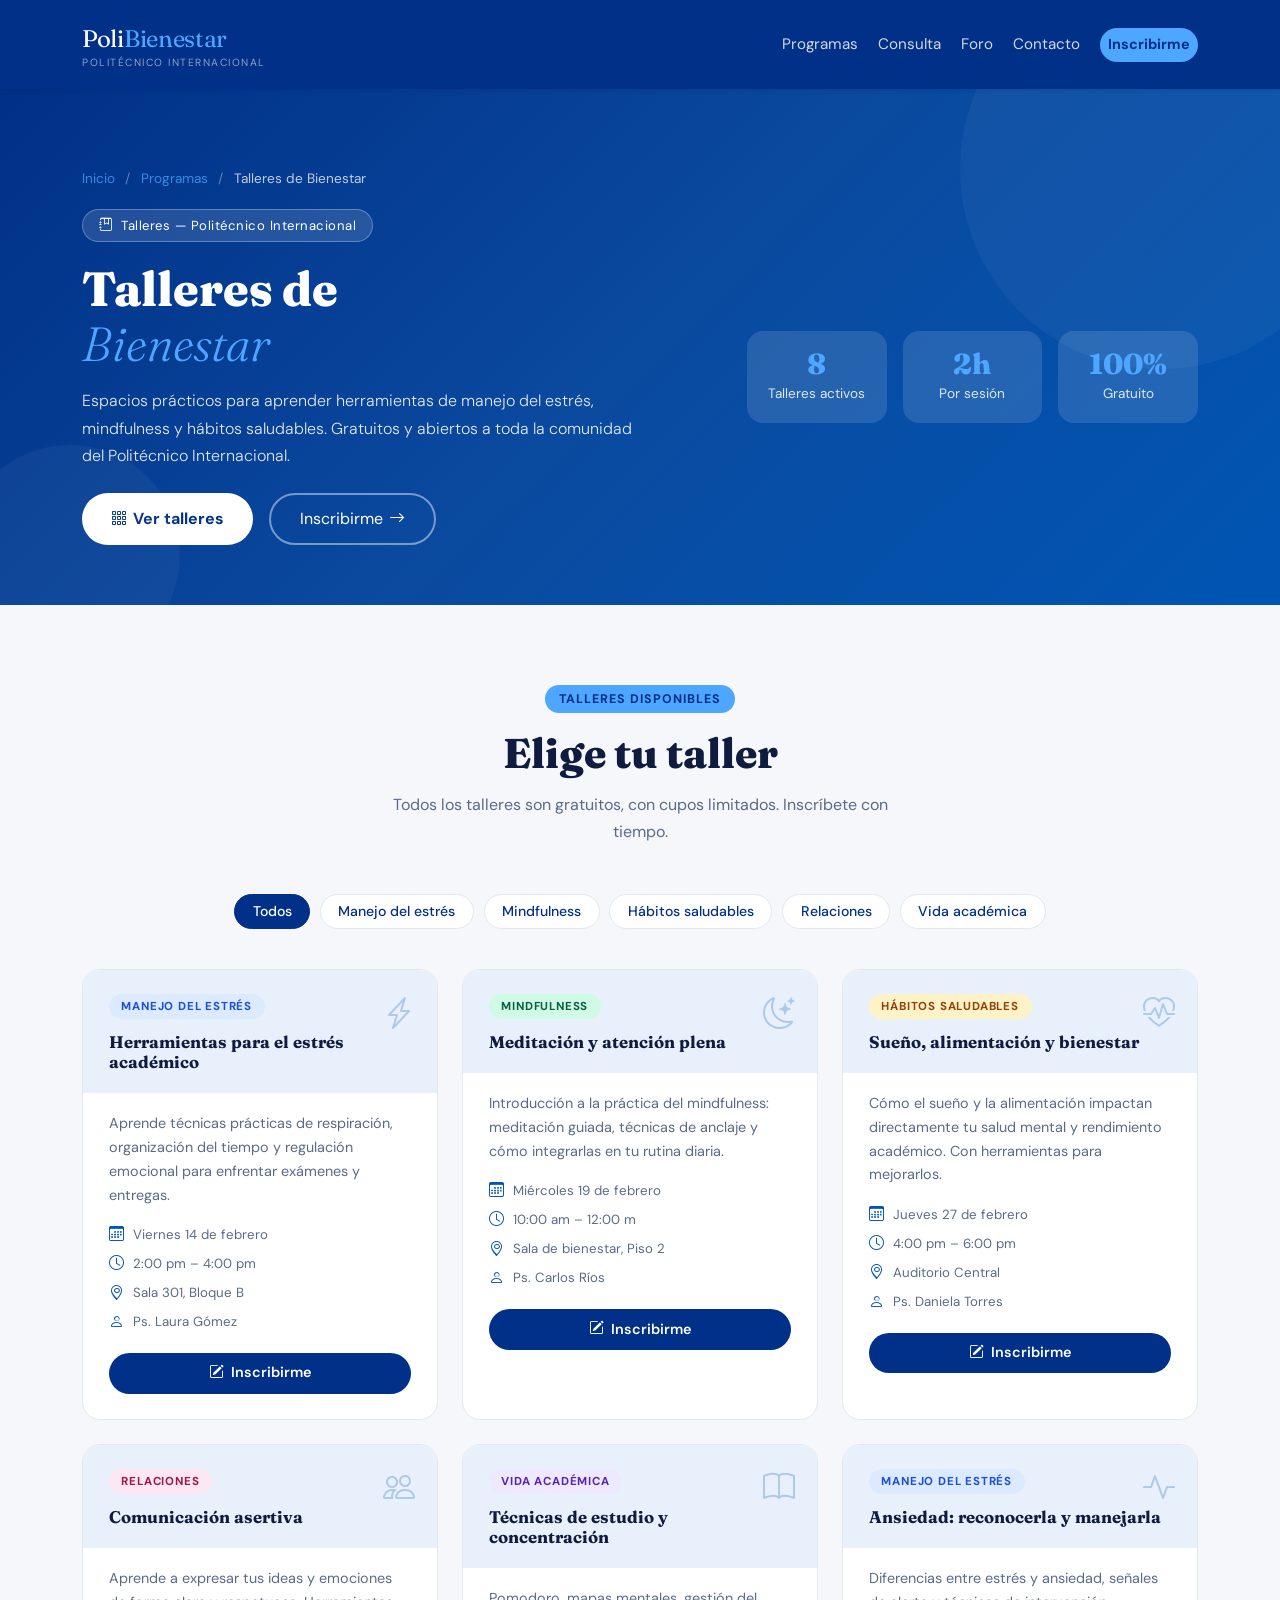
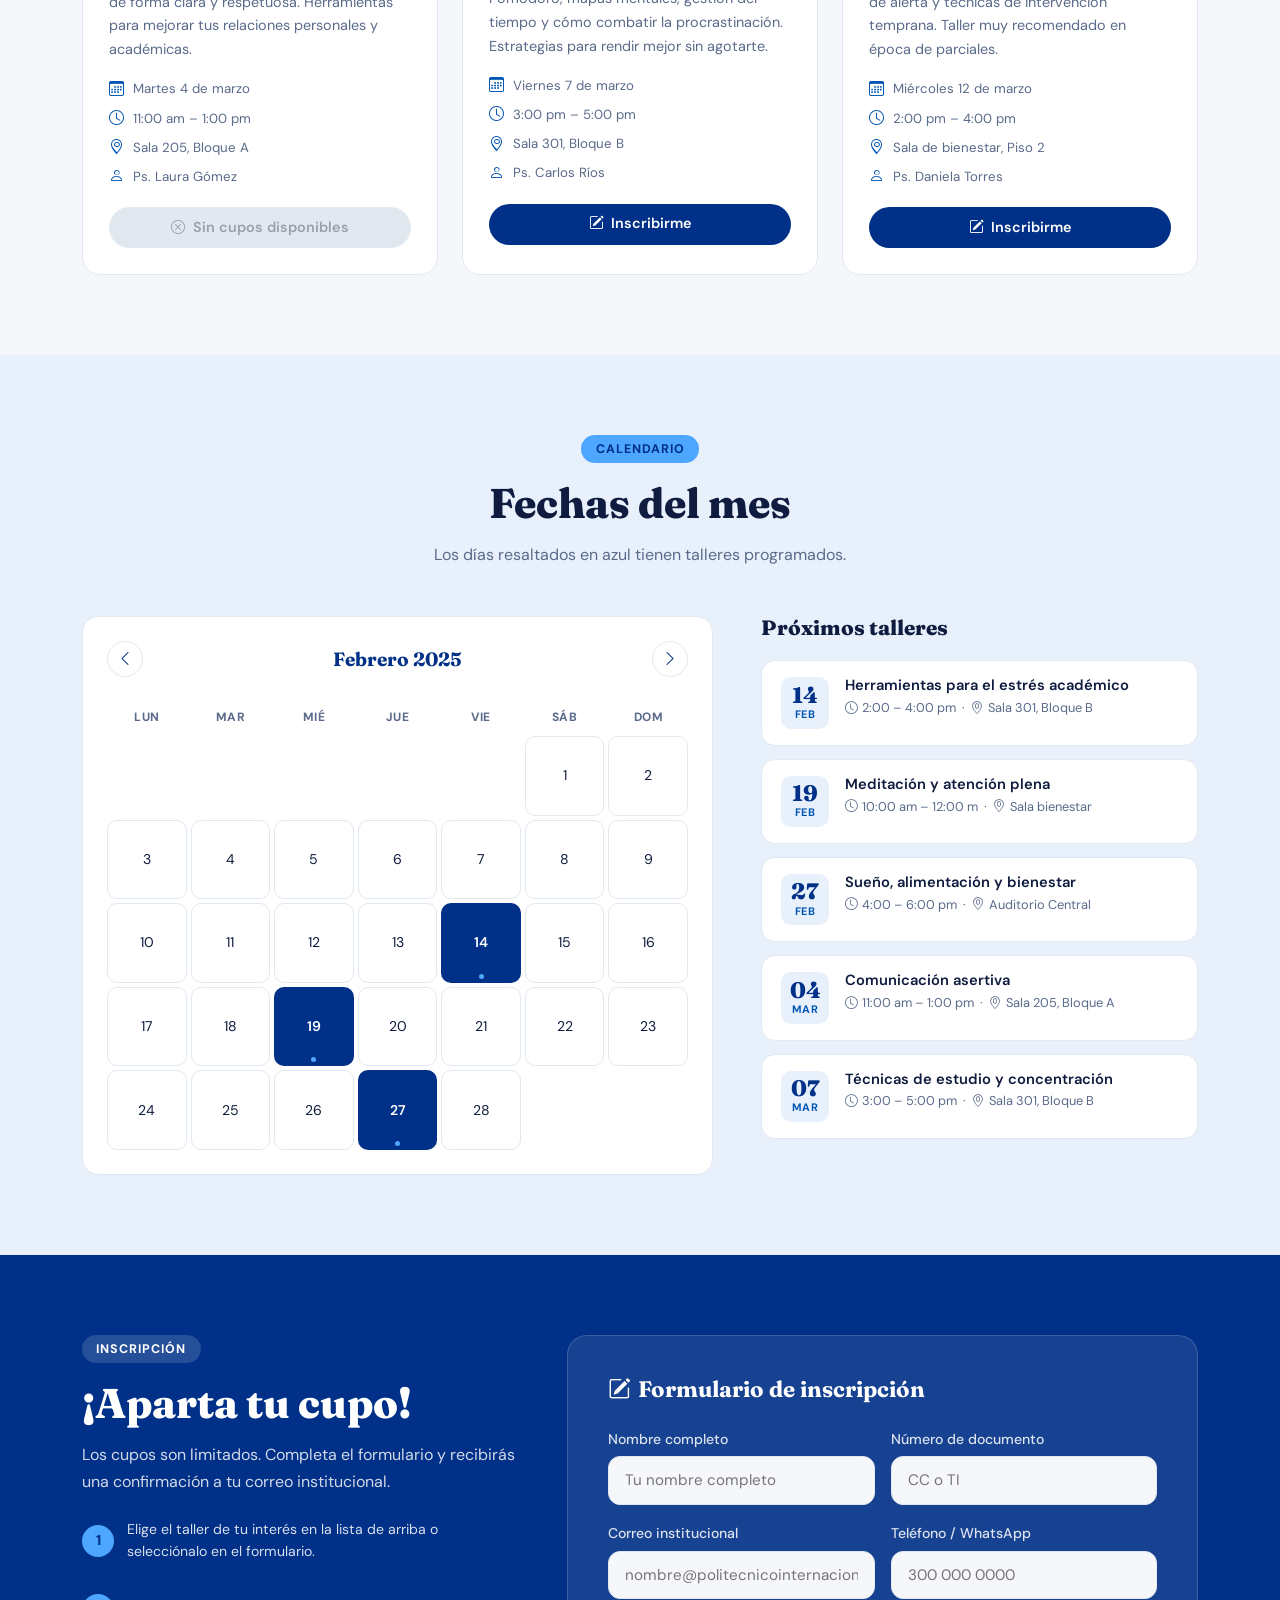
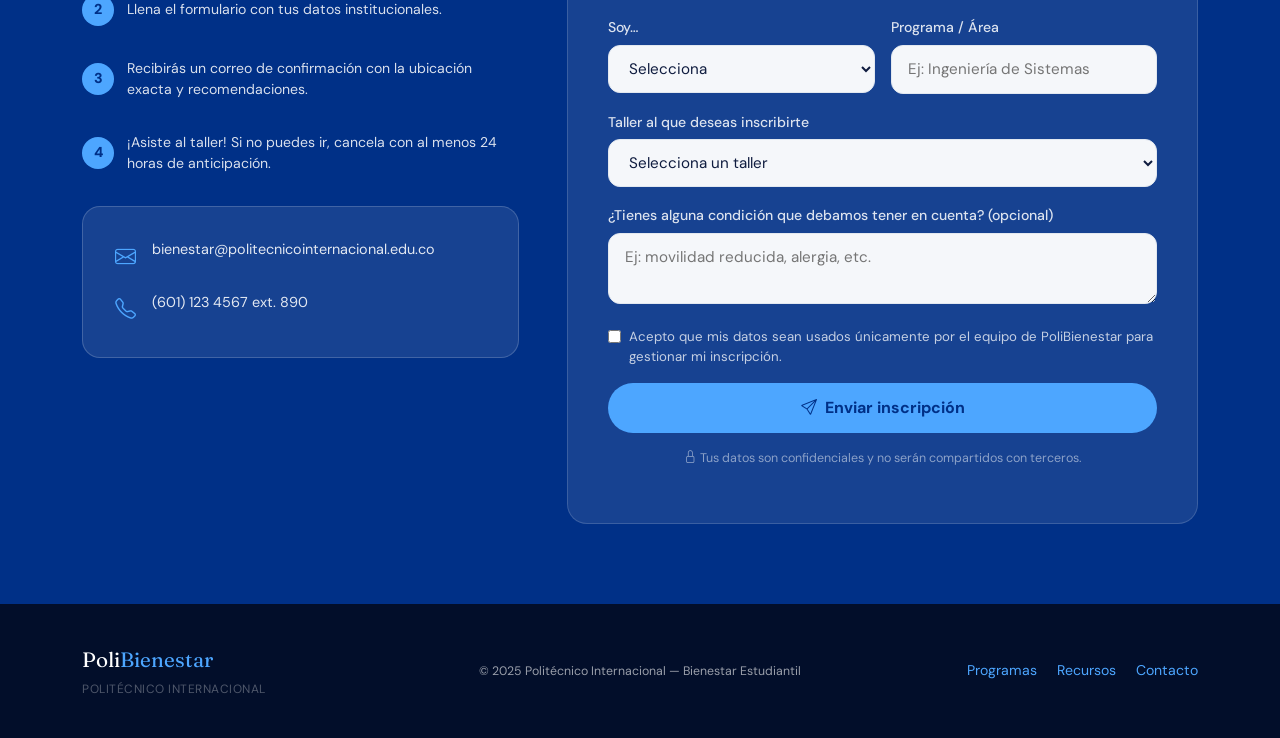
<file: talleres.html>
<!DOCTYPE html>
<html lang="es">
<head>
  <meta charset="UTF-8"/>
  <meta name="viewport" content="width=device-width, initial-scale=1.0"/>
  <title>Talleres de Bienestar — PoliBienestar</title>

  <!-- Bootstrap 5 -->
  <link href="https://cdn.jsdelivr.net/npm/bootstrap@5.3.3/dist/css/bootstrap.min.css" rel="stylesheet"/>
  <!-- Bootstrap Icons -->
  <link href="https://cdn.jsdelivr.net/npm/bootstrap-icons@1.11.3/font/bootstrap-icons.min.css" rel="stylesheet"/>
  <!-- Google Fonts -->
  <link href="https://fonts.googleapis.com/css2?family=Fraunces:ital,wght@0,300;0,600;0,800;1,300&family=DM+Sans:wght@300;400;500&display=swap" rel="stylesheet"/>
  <!-- Estilos base PoliBienestar -->
  <link href="styles.css" rel="stylesheet"/>
  <!-- Estilos específicos de talleres -->
  <link href="talleres.css" rel="stylesheet"/>
</head>
<body>

<!-- ══════════ NAVBAR ══════════ -->
<nav class="pb-navbar navbar navbar-expand-lg sticky-top shadow-sm">
  <div class="container">
    <a class="pb-navbar-brand navbar-brand" href="index.html">
      Poli<span>Bienestar</span>
      <small>Politécnico Internacional</small>
    </a>
    <button class="navbar-toggler pb-navbar-toggler" type="button"
            data-bs-toggle="collapse" data-bs-target="#navMenu">
      <span class="navbar-toggler-icon pb-navbar-toggler-icon"></span>
    </button>
    <div class="collapse navbar-collapse" id="navMenu">
      <ul class="navbar-nav ms-auto mb-2 mb-lg-0 align-items-lg-center gap-lg-1">
        <li class="nav-item"><a class="pb-nav-link nav-link" href="index.html">Programas</a></li>
        <li class="nav-item"><a class="pb-nav-link nav-link" href="consulta.html">Consulta</a></li>
        <li class="nav-item"><a class="pb-nav-link nav-link" href="foro.html">Foro</a></li>
        <li class="nav-item"><a class="pb-nav-link nav-link" href="index.html">Contacto</a></li>
        <li class="nav-item ms-lg-2">
          <a class="pb-btn-nav nav-link" href="#inscripcion">Inscribirme</a>
        </li>
      </ul>
    </div>
  </div>
</nav>

<!-- ══════════ HERO ══════════ -->
<section class="pb-hero-talleres">
  <div class="container">
    <div class="pb-breadcrumb">
      <a href="polobienestar.html">Inicio</a>
      <span>/</span>
      <a href="polobienestar.html#programas">Programas</a>
      <span>/</span>
      Talleres de Bienestar
    </div>
    <div class="row align-items-center g-4">
      <div class="col-lg-7">
        <div class="pb-hero-badge">
          <i class="bi bi-journal-bookmark me-1"></i> Talleres — Politécnico Internacional
        </div>
        <h1>Talleres de<br/><em>Bienestar</em></h1>
        <p class="lead mb-4">
          Espacios prácticos para aprender herramientas de manejo del estrés, mindfulness y hábitos saludables. Gratuitos y abiertos a toda la comunidad del Politécnico Internacional.
        </p>
        <div class="d-flex flex-wrap gap-3">
          <a href="#talleres" class="pb-btn-hero-primary">
            <i class="bi bi-grid-3x3-gap"></i> Ver talleres
          </a>
          <a href="#inscripcion" class="pb-btn-hero-secondary">
            Inscribirme <i class="bi bi-arrow-right"></i>
          </a>
        </div>
      </div>
      <div class="col-lg-5">
        <div class="row g-3 text-center" style="position:relative; z-index:1;">
          <div class="col-4">
            <div style="background:rgba(255,255,255,.12); border-radius:16px; padding:1.2rem .8rem;">
              <div class="pb-stat-num" style="font-size:1.8rem;">8</div>
              <div class="pb-stat-label">Talleres activos</div>
            </div>
          </div>
          <div class="col-4">
            <div style="background:rgba(255,255,255,.12); border-radius:16px; padding:1.2rem .8rem;">
              <div class="pb-stat-num" style="font-size:1.8rem;">2h</div>
              <div class="pb-stat-label">Por sesión</div>
            </div>
          </div>
          <div class="col-4">
            <div style="background:rgba(255,255,255,.12); border-radius:16px; padding:1.2rem .8rem;">
              <div class="pb-stat-num" style="font-size:1.8rem;">100%</div>
              <div class="pb-stat-label">Gratuito</div>
            </div>
          </div>
        </div>
      </div>
    </div>
  </div>
</section>

<!-- ══════════ LISTA DE TALLERES ══════════ -->
<section id="talleres">
  <div class="container">

    <div class="text-center mb-5">
      <span class="pb-section-tag">Talleres disponibles</span>
      <h2 class="pb-section-title">Elige tu taller</h2>
      <p class="pb-section-subtitle mx-auto">
        Todos los talleres son gratuitos, con cupos limitados. Inscríbete con tiempo.
      </p>
    </div>

    <!-- Filtros -->
    <div class="pb-filtros justify-content-center">
      <button class="pb-filtro-btn activo" onclick="filtrar(this, 'todos')">Todos</button>
      <button class="pb-filtro-btn" onclick="filtrar(this, 'estres')">Manejo del estrés</button>
      <button class="pb-filtro-btn" onclick="filtrar(this, 'mindful')">Mindfulness</button>
      <button class="pb-filtro-btn" onclick="filtrar(this, 'habitos')">Hábitos saludables</button>
      <button class="pb-filtro-btn" onclick="filtrar(this, 'relaciones')">Relaciones</button>
      <button class="pb-filtro-btn" onclick="filtrar(this, 'academico')">Vida académica</button>
    </div>

    <!-- Tarjetas -->
    <div class="row g-4" id="listaTalleres">

      <!-- Taller 1 -->
      <div class="col-md-6 col-lg-4 pb-taller-item" data-cat="estres">
        <div class="pb-taller-card">
          <div class="pb-taller-card-header">
            <span class="pb-taller-categoria pb-cat-estres">Manejo del estrés</span>
            <i class="bi bi-lightning-charge pb-taller-icono"></i>
            <h5>Herramientas para el estrés académico</h5>
          </div>
          <div class="pb-taller-card-body">
            <p>Aprende técnicas prácticas de respiración, organización del tiempo y regulación emocional para enfrentar exámenes y entregas.</p>
            <div class="pb-taller-meta">
              <div class="pb-taller-meta-item"><i class="bi bi-calendar3"></i> Viernes 14 de febrero</div>
              <div class="pb-taller-meta-item"><i class="bi bi-clock"></i> 2:00 pm – 4:00 pm</div>
              <div class="pb-taller-meta-item"><i class="bi bi-geo-alt"></i> Sala 301, Bloque B</div>
              <div class="pb-taller-meta-item"><i class="bi bi-person"></i> Ps. Laura Gómez</div>
            </div>
          <!--   <div class="d-flex justify-content-between align-items-center mb-2">
              <small style="font-size:.78rem; color:#5a6a8a;">Cupos: 18 / 25</small>
              <small style="font-size:.78rem; color:#10b981; font-weight:600;">Hay cupos</small>
            </div>
            <div class="pb-cupos-bar mb-3">
              <div class="pb-cupos-fill hay" style="width:72%;"></div>
            </div> -->
            <a href="#inscripcion" class="pb-btn-inscribir" onclick="seleccionarTaller('Herramientas para el estrés académico')">
              <i class="bi bi-pencil-square me-1"></i> Inscribirme
            </a>
          </div>
        </div>
      </div>

      <!-- Taller 2 -->
      <div class="col-md-6 col-lg-4 pb-taller-item" data-cat="mindful">
        <div class="pb-taller-card">
          <div class="pb-taller-card-header">
            <span class="pb-taller-categoria pb-cat-mindful">Mindfulness</span>
            <i class="bi bi-moon-stars pb-taller-icono"></i>
            <h5>Meditación y atención plena</h5>
          </div>
          <div class="pb-taller-card-body">
            <p>Introducción a la práctica del mindfulness: meditación guiada, técnicas de anclaje y cómo integrarlas en tu rutina diaria.</p>
            <div class="pb-taller-meta">
              <div class="pb-taller-meta-item"><i class="bi bi-calendar3"></i> Miércoles 19 de febrero</div>
              <div class="pb-taller-meta-item"><i class="bi bi-clock"></i> 10:00 am – 12:00 m</div>
              <div class="pb-taller-meta-item"><i class="bi bi-geo-alt"></i> Sala de bienestar, Piso 2</div>
              <div class="pb-taller-meta-item"><i class="bi bi-person"></i> Ps. Carlos Ríos</div>
            </div>
       <!--      <div class="d-flex justify-content-between align-items-center mb-2">
              <small style="font-size:.78rem; color:#5a6a8a;">Cupos: 22 / 25</small>
              <small style="font-size:.78rem; color:#f59e0b; font-weight:600;">Pocos cupos</small>
            </div>
            <div class="pb-cupos-bar mb-3">
              <div class="pb-cupos-fill pocos" style="width:88%;"></div>
            </div> -->
            <a href="#inscripcion" class="pb-btn-inscribir" onclick="seleccionarTaller('Meditación y atención plena')">
              <i class="bi bi-pencil-square me-1"></i> Inscribirme
            </a>
          </div>
        </div>
      </div>

      <!-- Taller 3 -->
      <div class="col-md-6 col-lg-4 pb-taller-item" data-cat="habitos">
        <div class="pb-taller-card">
          <div class="pb-taller-card-header">
            <span class="pb-taller-categoria pb-cat-habitos">Hábitos saludables</span>
            <i class="bi bi-heart-pulse pb-taller-icono"></i>
            <h5>Sueño, alimentación y bienestar</h5>
          </div>
          <div class="pb-taller-card-body">
            <p>Cómo el sueño y la alimentación impactan directamente tu salud mental y rendimiento académico. Con herramientas para mejorarlos.</p>
            <div class="pb-taller-meta">
              <div class="pb-taller-meta-item"><i class="bi bi-calendar3"></i> Jueves 27 de febrero</div>
              <div class="pb-taller-meta-item"><i class="bi bi-clock"></i> 4:00 pm – 6:00 pm</div>
              <div class="pb-taller-meta-item"><i class="bi bi-geo-alt"></i> Auditorio Central</div>
              <div class="pb-taller-meta-item"><i class="bi bi-person"></i> Ps. Daniela Torres</div>
            </div>
      <!--       <div class="d-flex justify-content-between align-items-center mb-2">
              <small style="font-size:.78rem; color:#5a6a8a;">Cupos: 10 / 30</small>
              <small style="font-size:.78rem; color:#10b981; font-weight:600;">Hay cupos</small>
            </div>
            <div class="pb-cupos-bar mb-3">
              <div class="pb-cupos-fill hay" style="width:33%;"></div>
            </div> -->
            <a href="#inscripcion" class="pb-btn-inscribir" onclick="seleccionarTaller('Sueño, alimentación y bienestar')">
              <i class="bi bi-pencil-square me-1"></i> Inscribirme
            </a>
          </div>
        </div>
      </div>

      <!-- Taller 4 -->
      <div class="col-md-6 col-lg-4 pb-taller-item" data-cat="relaciones">
        <div class="pb-taller-card">
          <div class="pb-taller-card-header">
            <span class="pb-taller-categoria pb-cat-relaciones">Relaciones</span>
            <i class="bi bi-people pb-taller-icono"></i>
            <h5>Comunicación asertiva</h5>
          </div>
          <div class="pb-taller-card-body">
            <p>Aprende a expresar tus ideas y emociones de forma clara y respetuosa. Herramientas para mejorar tus relaciones personales y académicas.</p>
            <div class="pb-taller-meta">
              <div class="pb-taller-meta-item"><i class="bi bi-calendar3"></i> Martes 4 de marzo</div>
              <div class="pb-taller-meta-item"><i class="bi bi-clock"></i> 11:00 am – 1:00 pm</div>
              <div class="pb-taller-meta-item"><i class="bi bi-geo-alt"></i> Sala 205, Bloque A</div>
              <div class="pb-taller-meta-item"><i class="bi bi-person"></i> Ps. Laura Gómez</div>
            </div>
<!--            <div class="d-flex justify-content-between align-items-center mb-2">
              <small style="font-size:.78rem; color:#5a6a8a;">Cupos: 25 / 25</small>
              <small style="font-size:.78rem; color:#ef4444; font-weight:600;">Lleno</small>
            </div>
            <div class="pb-cupos-bar mb-3">
              <div class="pb-cupos-fill lleno" style="width:100%;"></div>
            </div>-->
            <button class="pb-btn-inscribir deshabilitado" disabled>
              <i class="bi bi-x-circle me-1"></i> Sin cupos disponibles
            </button>
          </div>
        </div>
      </div>

      <!-- Taller 5 -->
      <div class="col-md-6 col-lg-4 pb-taller-item" data-cat="academico">
        <div class="pb-taller-card">
          <div class="pb-taller-card-header">
            <span class="pb-taller-categoria pb-cat-academico">Vida académica</span>
            <i class="bi bi-book pb-taller-icono"></i>
            <h5>Técnicas de estudio y concentración</h5>
          </div>
          <div class="pb-taller-card-body">
            <p>Pomodoro, mapas mentales, gestión del tiempo y cómo combatir la procrastinación. Estrategias para rendir mejor sin agotarte.</p>
            <div class="pb-taller-meta">
              <div class="pb-taller-meta-item"><i class="bi bi-calendar3"></i> Viernes 7 de marzo</div>
              <div class="pb-taller-meta-item"><i class="bi bi-clock"></i> 3:00 pm – 5:00 pm</div>
              <div class="pb-taller-meta-item"><i class="bi bi-geo-alt"></i> Sala 301, Bloque B</div>
              <div class="pb-taller-meta-item"><i class="bi bi-person"></i> Ps. Carlos Ríos</div>
            </div>
           <!-- <div class="d-flex justify-content-between align-items-center mb-2">
              <small style="font-size:.78rem; color:#5a6a8a;">Cupos: 14 / 25</small>
              <small style="font-size:.78rem; color:#10b981; font-weight:600;">Hay cupos</small>
            </div>
            <div class="pb-cupos-bar mb-3">
              <div class="pb-cupos-fill hay" style="width:56%;"></div>
            </div> -->
            <a href="#inscripcion" class="pb-btn-inscribir" onclick="seleccionarTaller('Técnicas de estudio y concentración')">
              <i class="bi bi-pencil-square me-1"></i> Inscribirme
            </a>
          </div>
        </div>
      </div>

      <!-- Taller 6 -->
      <div class="col-md-6 col-lg-4 pb-taller-item" data-cat="estres">
        <div class="pb-taller-card">
          <div class="pb-taller-card-header">
            <span class="pb-taller-categoria pb-cat-estres">Manejo del estrés</span>
            <i class="bi bi-activity pb-taller-icono"></i>
            <h5>Ansiedad: reconocerla y manejarla</h5>
          </div>
          <div class="pb-taller-card-body">
            <p>Diferencias entre estrés y ansiedad, señales de alerta y técnicas de intervención temprana. Taller muy recomendado en época de parciales.</p>
            <div class="pb-taller-meta">
              <div class="pb-taller-meta-item"><i class="bi bi-calendar3"></i> Miércoles 12 de marzo</div>
              <div class="pb-taller-meta-item"><i class="bi bi-clock"></i> 2:00 pm – 4:00 pm</div>
              <div class="pb-taller-meta-item"><i class="bi bi-geo-alt"></i> Sala de bienestar, Piso 2</div>
              <div class="pb-taller-meta-item"><i class="bi bi-person"></i> Ps. Daniela Torres</div>
            </div>
         <!--   <div class="d-flex justify-content-between align-items-center mb-2">
              <small style="font-size:.78rem; color:#5a6a8a;">Cupos: 5 / 25</small>
              <small style="font-size:.78rem; color:#10b981; font-weight:600;">Hay cupos</small>
            </div>
            <div class="pb-cupos-bar mb-3">
              <div class="pb-cupos-fill hay" style="width:20%;"></div>
            </div> -->
            <a href="#inscripcion" class="pb-btn-inscribir" onclick="seleccionarTaller('Ansiedad: reconocerla y manejarla')">
              <i class="bi bi-pencil-square me-1"></i> Inscribirme
            </a>
          </div>
        </div>
      </div>

    </div>
  </div>
</section>

<!-- ══════════ CALENDARIO ══════════ -->
<section id="calendario">
  <div class="container">
    <div class="text-center mb-5">
      <span class="pb-section-tag">Calendario</span>
      <h2 class="pb-section-title">Fechas del mes</h2>
      <p class="pb-section-subtitle mx-auto">
        Los días resaltados en azul tienen talleres programados.
      </p>
    </div>

    <div class="row g-5 align-items-start">

      <!-- Calendario visual -->
      <div class="col-lg-7">
        <div class="p-4 rounded-4" style="background:var(--pb-blanco); border:1.5px solid var(--pb-gris-dark);">
          <div class="pb-calendario-nav">
            <button class="pb-cal-btn"><i class="bi bi-chevron-left"></i></button>
            <h4>Febrero 2025</h4>
            <button class="pb-cal-btn"><i class="bi bi-chevron-right"></i></button>
          </div>
          <div class="pb-cal-grid">
            <!-- Nombres días -->
            <div class="pb-cal-dia-nombre">Lun</div>
            <div class="pb-cal-dia-nombre">Mar</div>
            <div class="pb-cal-dia-nombre">Mié</div>
            <div class="pb-cal-dia-nombre">Jue</div>
            <div class="pb-cal-dia-nombre">Vie</div>
            <div class="pb-cal-dia-nombre">Sáb</div>
            <div class="pb-cal-dia-nombre">Dom</div>
            <!-- Días vacíos antes del 1 (febrero empieza sábado) -->
            <div class="pb-cal-dia vacio"></div>
            <div class="pb-cal-dia vacio"></div>
            <div class="pb-cal-dia vacio"></div>
            <div class="pb-cal-dia vacio"></div>
            <div class="pb-cal-dia vacio"></div>
            <!-- Semana 1 -->
            <div class="pb-cal-dia normal">1</div>
            <div class="pb-cal-dia normal">2</div>
            <!-- Semana 2 -->
            <div class="pb-cal-dia normal">3</div>
            <div class="pb-cal-dia normal">4</div>
            <div class="pb-cal-dia normal">5</div>
            <div class="pb-cal-dia normal">6</div>
            <div class="pb-cal-dia normal">7</div>
            <div class="pb-cal-dia normal">8</div>
            <div class="pb-cal-dia normal">9</div>
            <!-- Semana 3 -->
            <div class="pb-cal-dia normal">10</div>
            <div class="pb-cal-dia normal">11</div>
            <div class="pb-cal-dia normal">12</div>
            <div class="pb-cal-dia normal">13</div>
            <div class="pb-cal-dia tiene-taller" title="Herramientas para el estrés académico">14<div class="pb-dot"></div></div>
            <div class="pb-cal-dia normal">15</div>
            <div class="pb-cal-dia normal">16</div>
            <!-- Semana 4 -->
            <div class="pb-cal-dia normal">17</div>
            <div class="pb-cal-dia normal">18</div>
            <div class="pb-cal-dia tiene-taller" title="Meditación y atención plena">19<div class="pb-dot"></div></div>
            <div class="pb-cal-dia normal">20</div>
            <div class="pb-cal-dia normal">21</div>
            <div class="pb-cal-dia normal">22</div>
            <div class="pb-cal-dia normal">23</div>
            <!-- Semana 5 -->
            <div class="pb-cal-dia normal">24</div>
            <div class="pb-cal-dia normal">25</div>
            <div class="pb-cal-dia normal">26</div>
            <div class="pb-cal-dia tiene-taller" title="Sueño, alimentación y bienestar">27<div class="pb-dot"></div></div>
            <div class="pb-cal-dia normal">28</div>
            <div class="pb-cal-dia vacio"></div>
            <div class="pb-cal-dia vacio"></div>
          </div>
        </div>
      </div>

      <!-- Lista de eventos -->
      <div class="col-lg-5">
        <h5 class="pb-section-title" style="font-size:1.3rem; margin-bottom:1.2rem;">Próximos talleres</h5>

        <div class="pb-evento-item">
          <div class="pb-evento-fecha">
            <div class="pb-dia-num">14</div>
            <div class="pb-mes-txt">Feb</div>
          </div>
          <div class="pb-evento-info">
            <h6>Herramientas para el estrés académico</h6>
            <p><i class="bi bi-clock me-1"></i>2:00 – 4:00 pm &nbsp;·&nbsp; <i class="bi bi-geo-alt me-1"></i>Sala 301, Bloque B</p>
          </div>
        </div>

        <div class="pb-evento-item">
          <div class="pb-evento-fecha">
            <div class="pb-dia-num">19</div>
            <div class="pb-mes-txt">Feb</div>
          </div>
          <div class="pb-evento-info">
            <h6>Meditación y atención plena</h6>
            <p><i class="bi bi-clock me-1"></i>10:00 am – 12:00 m &nbsp;·&nbsp; <i class="bi bi-geo-alt me-1"></i>Sala bienestar</p>
          </div>
        </div>

        <div class="pb-evento-item">
          <div class="pb-evento-fecha">
            <div class="pb-dia-num">27</div>
            <div class="pb-mes-txt">Feb</div>
          </div>
          <div class="pb-evento-info">
            <h6>Sueño, alimentación y bienestar</h6>
            <p><i class="bi bi-clock me-1"></i>4:00 – 6:00 pm &nbsp;·&nbsp; <i class="bi bi-geo-alt me-1"></i>Auditorio Central</p>
          </div>
        </div>

        <div class="pb-evento-item">
          <div class="pb-evento-fecha">
            <div class="pb-dia-num">04</div>
            <div class="pb-mes-txt">Mar</div>
          </div>
          <div class="pb-evento-info">
            <h6>Comunicación asertiva</h6>
            <p><i class="bi bi-clock me-1"></i>11:00 am – 1:00 pm &nbsp;·&nbsp; <i class="bi bi-geo-alt me-1"></i>Sala 205, Bloque A</p>
          </div>
        </div>

        <div class="pb-evento-item">
          <div class="pb-evento-fecha">
            <div class="pb-dia-num">07</div>
            <div class="pb-mes-txt">Mar</div>
          </div>
          <div class="pb-evento-info">
            <h6>Técnicas de estudio y concentración</h6>
            <p><i class="bi bi-clock me-1"></i>3:00 – 5:00 pm &nbsp;·&nbsp; <i class="bi bi-geo-alt me-1"></i>Sala 301, Bloque B</p>
          </div>
        </div>

      </div>
    </div>
  </div>
</section>

<!-- ══════════ FORMULARIO DE INSCRIPCIÓN ══════════ -->
<section id="inscripcion">
  <div class="container">
    <div class="row g-5 align-items-start">

      <!-- Info lateral -->
      <div class="col-lg-5">
        <span class="pb-section-tag" style="background:rgba(255,255,255,.15); color:#fff;">Inscripción</span>
        <h2 class="pb-section-title">¡Aparta tu cupo!</h2>
        <p class="mb-4" style="color:rgba(255,255,255,.82); line-height:1.7;">
          Los cupos son limitados. Completa el formulario y recibirás una confirmación a tu correo institucional.
        </p>

        <!-- Pasos -->
        <div class="pb-paso">
          <div class="pb-paso-num">1</div>
          <span>Elige el taller de tu interés en la lista de arriba o selecciónalo en el formulario.</span>
        </div>
        <div class="pb-paso">
          <div class="pb-paso-num">2</div>
          <span>Llena el formulario con tus datos institucionales.</span>
        </div>
        <div class="pb-paso">
          <div class="pb-paso-num">3</div>
          <span>Recibirás un correo de confirmación con la ubicación exacta y recomendaciones.</span>
        </div>
        <div class="pb-paso">
          <div class="pb-paso-num">4</div>
          <span>¡Asiste al taller! Si no puedes ir, cancela con al menos 24 horas de anticipación.</span>
        </div>

        <div class="pb-contact-info-box mt-3">
          <div class="pb-contact-row">
            <i class="bi bi-envelope"></i>
            <span>bienestar@politecnicointernacional.edu.co</span>
          </div>
          <div class="pb-contact-row mb-0">
            <i class="bi bi-telephone"></i>
            <span>(601) 123 4567 ext. 890</span>
          </div>
        </div>
      </div>

      <!-- Formulario -->
      <div class="col-lg-7">
        <div class="pb-form-card">
          <h3 class="pb-form-title"><i class="bi bi-pencil-square me-2"></i>Formulario de inscripción</h3>

          <div class="row g-3">
            <div class="col-sm-6">
              <label class="pb-form-label">Nombre completo</label>
              <input type="text" class="pb-form-control" placeholder="Tu nombre completo"/>
            </div>
            <div class="col-sm-6">
              <label class="pb-form-label">Número de documento</label>
              <input type="text" class="pb-form-control" placeholder="CC o TI"/>
            </div>
            <div class="col-sm-6">
              <label class="pb-form-label">Correo institucional</label>
              <input type="email" class="pb-form-control" placeholder="nombre@politecnicointernacional.edu.co"/>
            </div>
            <div class="col-sm-6">
              <label class="pb-form-label">Teléfono / WhatsApp</label>
              <input type="tel" class="pb-form-control" placeholder="300 000 0000"/>
            </div>
            <div class="col-sm-6">
              <label class="pb-form-label">Soy…</label>
              <select class="pb-form-select">
                <option value="">Selecciona</option>
                <option>Estudiante</option>
                <option>Docente</option>
                <option>Administrativo</option>
              </select>
            </div>
            <div class="col-sm-6">
              <label class="pb-form-label">Programa / Área</label>
              <input type="text" class="pb-form-control" placeholder="Ej: Ingeniería de Sistemas" id="programaInput"/>
            </div>
            <div class="col-12">
              <label class="pb-form-label">Taller al que deseas inscribirte</label>
              <select class="pb-form-select" id="tallerSelect">
                <option value="">Selecciona un taller</option>
                <option>Herramientas para el estrés académico — Feb 14</option>
                <option>Meditación y atención plena — Feb 19</option>
                <option>Sueño, alimentación y bienestar — Feb 27</option>
                <option>Comunicación asertiva — Mar 4 (LLENO)</option>
                <option>Técnicas de estudio y concentración — Mar 7</option>
                <option>Ansiedad: reconocerla y manejarla — Mar 12</option>
              </select>
            </div>
            <div class="col-12">
              <label class="pb-form-label">¿Tienes alguna condición que debamos tener en cuenta? (opcional)</label>
              <textarea class="pb-form-control" rows="2" placeholder="Ej: movilidad reducida, alergia, etc."></textarea>
            </div>
            <div class="col-12">
              <div class="d-flex align-items-start gap-2 mb-3">
                <input type="checkbox" id="aceptar" style="margin-top:3px; accent-color:var(--pb-azul-claro);"/>
                <label for="aceptar" style="font-size:.83rem; color:rgba(255,255,255,.75);">
                  Acepto que mis datos sean usados únicamente por el equipo de PoliBienestar para gestionar mi inscripción.
                </label>
              </div>
              <button class="pb-btn-submit" type="button">
                <i class="bi bi-send me-2"></i>Enviar inscripción
              </button>
            </div>
          </div>

          <p class="text-center mt-3" style="font-size:.78rem; opacity:.5;">
            <i class="bi bi-lock me-1"></i>Tus datos son confidenciales y no serán compartidos con terceros.
          </p>
        </div>
      </div>

    </div>
  </div>
</section>

<!-- ══════════ FOOTER ══════════ -->
<footer class="pb-footer">
  <div class="container">
    <div class="row align-items-center g-3">
      <div class="col-md-4">
        <div class="pb-footer-brand mb-1">Poli<span>Bienestar</span></div>
        <div class="pb-footer-sub">Politécnico Internacional</div>
      </div>
      <div class="col-md-4 text-md-center">
        <small>© 2025 Politécnico Internacional — Bienestar Estudiantil</small>
      </div>
      <div class="col-md-4 text-md-end">
        <a href="polobienestar.html#programas" class="me-3">Programas</a>
        <a href="polobienestar.html#recursos" class="me-3">Recursos</a>
        <a href="polobienestar.html#contacto">Contacto</a>
      </div>
    </div>
  </div>
</footer>

<button class="pb-scroll-top" id="scrollTop" title="Volver arriba">
  <i class="bi bi-chevron-up"></i>
</button>

<!-- Bootstrap JS -->
<script src="https://cdn.jsdelivr.net/npm/bootstrap@5.3.3/dist/js/bootstrap.bundle.min.js"></script>
<script>
  // Scroll to top
  const btnTop = document.getElementById('scrollTop');
  window.addEventListener('scroll', () => btnTop.classList.toggle('show', window.scrollY > 300));
  btnTop.addEventListener('click', () => window.scrollTo({ top: 0, behavior: 'smooth' }));

  // Smooth scroll
  document.querySelectorAll('a[href^="#"]').forEach(a => {
    a.addEventListener('click', e => {
      const target = document.querySelector(a.getAttribute('href'));
      if (target) { e.preventDefault(); target.scrollIntoView({ behavior: 'smooth', block: 'start' }); }
    });
  });

  // Filtros de talleres
  function filtrar(btn, categoria) {
    document.querySelectorAll('.pb-filtro-btn').forEach(b => b.classList.remove('activo'));
    btn.classList.add('activo');
    document.querySelectorAll('.pb-taller-item').forEach(item => {
      if (categoria === 'todos' || item.dataset.cat === categoria) {
        item.style.display = '';
      } else {
        item.style.display = 'none';
      }
    });
  }

  // Pre-seleccionar taller en el formulario al hacer clic en "Inscribirme"
  function seleccionarTaller(nombre) {
    const select = document.getElementById('tallerSelect');
    for (let i = 0; i < select.options.length; i++) {
      if (select.options[i].text.startsWith(nombre)) {
        select.selectedIndex = i;
        break;
      }
    }
  }
</script>
</body>
</html>
</file>
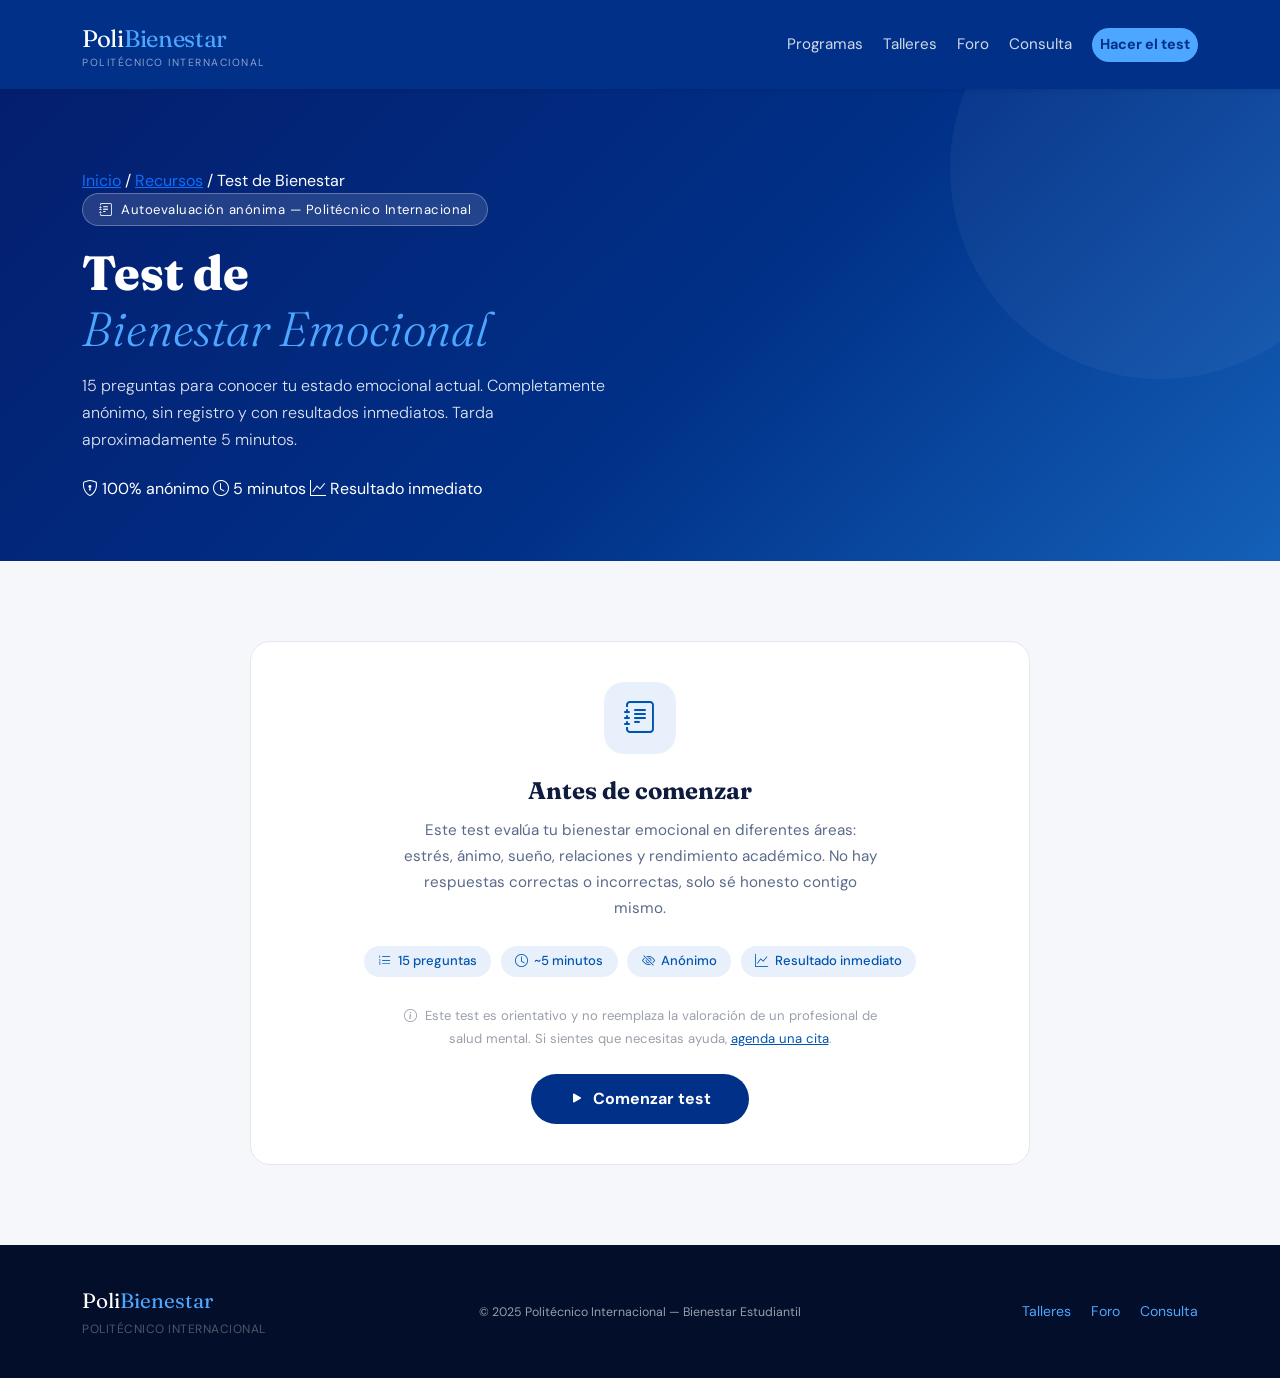
<file: test.html>
<!DOCTYPE html>
<html lang="es">
<head>
  <meta charset="UTF-8"/>
  <meta name="viewport" content="width=device-width, initial-scale=1.0"/>
  <title>Test de Bienestar Emocional — PoliBienestar</title>

  <!-- Bootstrap 5 -->
  <link href="https://cdn.jsdelivr.net/npm/bootstrap@5.3.3/dist/css/bootstrap.min.css" rel="stylesheet"/>
  <!-- Bootstrap Icons -->
  <link href="https://cdn.jsdelivr.net/npm/bootstrap-icons@1.11.3/font/bootstrap-icons.min.css" rel="stylesheet"/>
  <!-- Google Fonts -->
  <link href="https://fonts.googleapis.com/css2?family=Fraunces:ital,wght@0,300;0,600;0,800;1,300&family=DM+Sans:wght@300;400;500&display=swap" rel="stylesheet"/>
  <!-- Estilos base PoliBienestar -->
  <link href="styles.css" rel="stylesheet"/>
  <!-- Estilos del test -->
  <link href="test.css" rel="stylesheet"/>
</head>
<body>

<!-- ══════════ NAVBAR ══════════ -->
<nav class="pb-navbar navbar navbar-expand-lg sticky-top shadow-sm">
  <div class="container">
    <a class="pb-navbar-brand navbar-brand" href="index.html">
      Poli<span>Bienestar</span>
      <small>Politécnico Internacional</small>
    </a>
    <button class="navbar-toggler pb-navbar-toggler" type="button"
            data-bs-toggle="collapse" data-bs-target="#navMenu">
      <span class="navbar-toggler-icon pb-navbar-toggler-icon"></span>
    </button>
    <div class="collapse navbar-collapse" id="navMenu">
      <ul class="navbar-nav ms-auto mb-2 mb-lg-0 align-items-lg-center gap-lg-1">
        <li class="nav-item"><a class="pb-nav-link nav-link" href="index.html">Programas</a></li>
        <li class="nav-item"><a class="pb-nav-link nav-link" href="talleres.html">Talleres</a></li>
        <li class="nav-item"><a class="pb-nav-link nav-link" href="foro.html">Foro</a></li>
        <li class="nav-item"><a class="pb-nav-link nav-link" href="consulta.html">Consulta</a></li>
        <li class="nav-item ms-lg-2">
          <a class="pb-btn-nav nav-link" href="#test">Hacer el test</a>
        </li>
      </ul>
    </div>
  </div>
</nav>

<!-- ══════════ HERO ══════════ -->
<section class="pb-hero-test">
  <div class="container">
    <div class="pb-breadcrumb">
      <a href="polobienestar.html">Inicio</a>
      <span>/</span>
      <a href="polobienestar.html#recursos">Recursos</a>
      <span>/</span>
      Test de Bienestar
    </div>
    <div class="row align-items-center g-4">
      <div class="col-lg-7">
        <div class="pb-hero-badge">
          <i class="bi bi-journal-text me-1"></i> Autoevaluación anónima — Politécnico Internacional
        </div>
        <h1>Test de<br/><em>Bienestar Emocional</em></h1>
        <p class="lead mb-4">
          15 preguntas para conocer tu estado emocional actual. Completamente anónimo, sin registro y con resultados inmediatos. Tarda aproximadamente 5 minutos.
        </p>
        <div class="pb-garantias">
          <span class="pb-garantia-chip"><i class="bi bi-shield-lock"></i> 100% anónimo</span>
          <span class="pb-garantia-chip"><i class="bi bi-clock"></i> 5 minutos</span>
          <span class="pb-garantia-chip"><i class="bi bi-graph-up"></i> Resultado inmediato</span>
        </div>
      </div>
    </div>
  </div>
</section>

<!-- ══════════ TEST ══════════ -->
<section id="test">
  <div class="container">
    <div class="pb-test-wrap">

      <!-- ── PANTALLA DE INTRO ── -->
      <div class="pb-intro-card" id="pantallaIntro">
        <div class="pb-intro-icon">
          <i class="bi bi-journal-text"></i>
        </div>
        <h3>Antes de comenzar</h3>
        <p>
          Este test evalúa tu bienestar emocional en diferentes áreas: estrés, ánimo, sueño, relaciones y rendimiento académico. No hay respuestas correctas o incorrectas, solo sé honesto contigo mismo.
        </p>
        <div class="pb-intro-chips">
          <span class="pb-intro-chip"><i class="bi bi-list-ol"></i> 15 preguntas</span>
          <span class="pb-intro-chip"><i class="bi bi-clock"></i> ~5 minutos</span>
          <span class="pb-intro-chip"><i class="bi bi-eye-slash"></i> Anónimo</span>
          <span class="pb-intro-chip"><i class="bi bi-graph-up"></i> Resultado inmediato</span>
        </div>
        <p style="font-size:.82rem; color:#9aa0aa; margin-bottom:1.5rem;">
          <i class="bi bi-info-circle me-1"></i>
          Este test es orientativo y no reemplaza la valoración de un profesional de salud mental.
          Si sientes que necesitas ayuda, <a href="consulta.html" style="color:var(--pb-azul-med);">agenda una cita</a>.
        </p>
        <button class="pb-btn-iniciar" onclick="iniciarTest()">
          <i class="bi bi-play-fill"></i> Comenzar test
        </button>
      </div>

      <!-- ── BARRA DE PROGRESO ── -->
      <div class="pb-progreso-wrap" id="barraProgreso" style="display:none;">
        <div class="pb-progreso-info">
          <span id="labelProgreso">Pregunta 1 de 15</span>
          <strong id="porcentajeProgreso">0%</strong>
        </div>
        <div class="pb-barra-fondo">
          <div class="pb-barra-fill" id="barraFill" style="width:0%;"></div>
        </div>
      </div>

      <!-- ── PREGUNTAS ── -->
      <div id="contenedorPreguntas"></div>

      <!-- ── NAVEGACIÓN ── -->
      <div class="pb-nav-preguntas" id="navPreguntas" style="display:none;">
        <button class="pb-btn-anterior" id="btnAnterior" onclick="preguntaAnterior()" disabled>
          <i class="bi bi-arrow-left"></i> Anterior
        </button>
        <span class="pb-alerta-responder" id="alertaResponder">
          <i class="bi bi-exclamation-circle"></i> Selecciona una respuesta para continuar
        </span>
        <button class="pb-btn-siguiente" id="btnSiguiente" onclick="preguntaSiguiente()">
          Siguiente <i class="bi bi-arrow-right"></i>
        </button>
      </div>

      <!-- ── RESULTADO ── -->
      <div class="pb-resultado-card" id="pantallaResultado"></div>

    </div>
  </div>
</section>

<!-- ══════════ FOOTER ══════════ -->
<footer class="pb-footer">
  <div class="container">
    <div class="row align-items-center g-3">
      <div class="col-md-4">
        <div class="pb-footer-brand mb-1">Poli<span>Bienestar</span></div>
        <div class="pb-footer-sub">Politécnico Internacional</div>
      </div>
      <div class="col-md-4 text-md-center">
        <small>© 2025 Politécnico Internacional — Bienestar Estudiantil</small>
      </div>
      <div class="col-md-4 text-md-end">
        <a href="talleres.html" class="me-3">Talleres</a>
        <a href="foro.html" class="me-3">Foro</a>
        <a href="consulta.html">Consulta</a>
      </div>
    </div>
  </div>
</footer>

<button class="pb-scroll-top" id="scrollTop" title="Volver arriba">
  <i class="bi bi-chevron-up"></i>
</button>

<!-- Bootstrap JS -->
<script src="https://cdn.jsdelivr.net/npm/bootstrap@5.3.3/dist/js/bootstrap.bundle.min.js"></script>
<script>
/* ════════════════════════════════════════════════════════
   PREGUNTAS DEL TEST
   Escala: 1=Nunca, 2=Casi nunca, 3=A veces, 4=Casi siempre, 5=Siempre
   Algunas preguntas son inversas (mayor puntaje = peor bienestar)
   y se marcan con  invertida: true
════════════════════════════════════════════════════════ */
const preguntas = [
  {
    id: 1,
    area: 'Estrés',
    texto: '¿Con qué frecuencia sientes que las exigencias académicas o laborales superan tu capacidad para manejarlas?',
    invertida: true
  },
  {
    id: 2,
    area: 'Ánimo',
    texto: '¿Con qué frecuencia te sientes con energía y motivación para enfrentar tu día?',
    invertida: false
  },
  {
    id: 3,
    area: 'Sueño',
    texto: '¿Con qué frecuencia tienes dificultades para dormir o descansas mal por las noches?',
    invertida: true
  },
  {
    id: 4,
    area: 'Relaciones',
    texto: '¿Con qué frecuencia sientes que tienes personas de confianza con quienes hablar cuando algo te preocupa?',
    invertida: false
  },
  {
    id: 5,
    area: 'Ánimo',
    texto: '¿Con qué frecuencia te sientes triste, vacío o sin ganas de hacer las cosas que antes disfrutabas?',
    invertida: true
  },
  {
    id: 6,
    area: 'Académico',
    texto: '¿Con qué frecuencia logras concentrarte bien cuando estudias o realizas tus actividades académicas?',
    invertida: false
  },
  {
    id: 7,
    area: 'Estrés',
    texto: '¿Con qué frecuencia sientes tensión física como dolor de cabeza, tensión muscular o malestar estomacal relacionado con el estrés?',
    invertida: true
  },
  {
    id: 8,
    area: 'Autocuidado',
    texto: '¿Con qué frecuencia realizas actividades que te generan bienestar como ejercicio, hobbies o tiempo para ti mismo?',
    invertida: false
  },
  {
    id: 9,
    area: 'Relaciones',
    texto: '¿Con qué frecuencia sientes que tus relaciones con compañeros, familia o pareja te generan conflictos o malestar?',
    invertida: true
  },
  {
    id: 10,
    area: 'Ánimo',
    texto: '¿Con qué frecuencia te sientes capaz de afrontar los problemas y encontrar soluciones?',
    invertida: false
  },
  {
    id: 11,
    area: 'Académico',
    texto: '¿Con qué frecuencia sientes que la presión por el rendimiento académico afecta negativamente tu bienestar emocional?',
    invertida: true
  },
  {
    id: 12,
    area: 'Sueño',
    texto: '¿Con qué frecuencia te despiertas sintiéndote descansado y con energía para el día?',
    invertida: false
  },
  {
    id: 13,
    area: 'Autocuidado',
    texto: '¿Con qué frecuencia sientes que tienes tiempo y espacio para descansar y desconectarte de las obligaciones?',
    invertida: false
  },
  {
    id: 14,
    area: 'Estrés',
    texto: '¿Con qué frecuencia sientes que pierdes el control de tus emociones ante situaciones de presión?',
    invertida: true
  },
  {
    id: 15,
    area: 'General',
    texto: '¿Con qué frecuencia te sientes satisfecho con tu vida y con cómo estás manejando tus responsabilidades actualmente?',
    invertida: false
  }
];

const opciones = [
  { texto: 'Nunca',          valor: 1 },
  { texto: 'Casi nunca',     valor: 2 },
  { texto: 'A veces',        valor: 3 },
  { texto: 'Casi siempre',   valor: 4 },
  { texto: 'Siempre',        valor: 5 }
];

/* ════════════════════════════════════════════════════════
   ESTADO
════════════════════════════════════════════════════════ */
let preguntaActual = 0;
let respuestas = new Array(preguntas.length).fill(null);

/* ════════════════════════════════════════════════════════
   INICIAR TEST
════════════════════════════════════════════════════════ */
function iniciarTest() {
  document.getElementById('pantallaIntro').style.display = 'none';
  document.getElementById('barraProgreso').style.display = 'block';
  document.getElementById('navPreguntas').style.display = 'flex';
  renderizarPreguntas();
  mostrarPregunta(0);
  window.scrollTo({ top: document.getElementById('test').offsetTop - 80, behavior: 'smooth' });
}

/* ════════════════════════════════════════════════════════
   RENDERIZAR TODAS LAS PREGUNTAS (ocultas)
════════════════════════════════════════════════════════ */
function renderizarPreguntas() {
  const contenedor = document.getElementById('contenedorPreguntas');
  contenedor.innerHTML = preguntas.map((p, i) => `
    <div class="pb-pregunta-wrap" id="pregunta-${i}">
      <span class="pb-pregunta-num">${p.area} · Pregunta ${i + 1} de ${preguntas.length}</span>
      <p class="pb-pregunta-texto">${p.texto}</p>
      <div class="pb-opciones">
        ${opciones.map(o => `
          <div class="pb-opcion" onclick="seleccionarOpcion(${i}, ${o.valor}, this)">
            <div class="pb-opcion-circulo"></div>
            <span class="pb-opcion-texto">${o.texto}</span>
            <span class="pb-opcion-puntaje">${o.valor}</span>
          </div>
        `).join('')}
      </div>
    </div>
  `).join('');
}

/* ════════════════════════════════════════════════════════
   MOSTRAR PREGUNTA
════════════════════════════════════════════════════════ */
function mostrarPregunta(idx) {
  document.querySelectorAll('.pb-pregunta-wrap').forEach(el => el.classList.remove('activa'));
  document.getElementById(`pregunta-${idx}`).classList.add('activa');

  // Restaurar selección si ya respondió
  if (respuestas[idx] !== null) {
    const opcEls = document.querySelectorAll(`#pregunta-${idx} .pb-opcion`);
    opcEls.forEach((el, i) => {
      if (opciones[i].valor === respuestas[idx]) el.classList.add('seleccionada');
    });
  }

  actualizarProgreso(idx);
  actualizarNavegacion(idx);
  document.getElementById('alertaResponder').classList.remove('visible');
}

/* ════════════════════════════════════════════════════════
   SELECCIONAR OPCIÓN
════════════════════════════════════════════════════════ */
function seleccionarOpcion(pregIdx, valor, el) {
  respuestas[pregIdx] = valor;
  const opcEls = document.querySelectorAll(`#pregunta-${pregIdx} .pb-opcion`);
  opcEls.forEach(o => o.classList.remove('seleccionada'));
  el.classList.add('seleccionada');
  document.getElementById('alertaResponder').classList.remove('visible');
  actualizarNavegacion(pregIdx);
}

/* ════════════════════════════════════════════════════════
   NAVEGACIÓN
════════════════════════════════════════════════════════ */
function preguntaSiguiente() {
  if (respuestas[preguntaActual] === null) {
    document.getElementById('alertaResponder').classList.add('visible');
    return;
  }

  if (preguntaActual < preguntas.length - 1) {
    preguntaActual++;
    mostrarPregunta(preguntaActual);
    window.scrollTo({ top: document.getElementById('test').offsetTop - 80, behavior: 'smooth' });
  } else {
    mostrarResultado();
  }
}

function preguntaAnterior() {
  if (preguntaActual > 0) {
    preguntaActual--;
    mostrarPregunta(preguntaActual);
    window.scrollTo({ top: document.getElementById('test').offsetTop - 80, behavior: 'smooth' });
  }
}

function actualizarNavegacion(idx) {
  const btnAnterior  = document.getElementById('btnAnterior');
  const btnSiguiente = document.getElementById('btnSiguiente');
  const esUltima     = idx === preguntas.length - 1;

  btnAnterior.disabled = idx === 0;
  btnSiguiente.innerHTML = esUltima
    ? '<i class="bi bi-check-lg"></i> Ver mi resultado'
    : 'Siguiente <i class="bi bi-arrow-right"></i>';
}

/* ════════════════════════════════════════════════════════
   PROGRESO
════════════════════════════════════════════════════════ */
function actualizarProgreso(idx) {
  const respondidas  = respuestas.filter(r => r !== null).length;
  const porcentaje   = Math.round((respondidas / preguntas.length) * 100);
  document.getElementById('labelProgreso').textContent    = `Pregunta ${idx + 1} de ${preguntas.length}`;
  document.getElementById('porcentajeProgreso').textContent = `${porcentaje}%`;
  document.getElementById('barraFill').style.width        = `${porcentaje}%`;
}

/* ════════════════════════════════════════════════════════
   CALCULAR Y MOSTRAR RESULTADO
════════════════════════════════════════════════════════ */
function mostrarResultado() {
  // Ocultar preguntas y navegación
  document.getElementById('contenedorPreguntas').style.display = 'none';
  document.getElementById('navPreguntas').style.display = 'none';
  document.getElementById('barraProgreso').style.display = 'none';

  // Calcular puntaje normalizado
  let puntajeTotal = 0;
  preguntas.forEach((p, i) => {
    const val = respuestas[i] || 3;
    // Preguntas inversas: mayor frecuencia = peor bienestar → invertir
    puntajeTotal += p.invertida ? (6 - val) : val;
  });

  // Puntaje: mínimo 15, máximo 75
  const porcentaje = Math.round(((puntajeTotal - 15) / (75 - 15)) * 100);

  // Clasificar nivel
  let nivel, icono, titulo, descripcion, recomendaciones, colorClass;

  if (porcentaje >= 65) {
    nivel       = 'Bienestar alto';
    colorClass  = 'alto';
    icono       = 'bi-emoji-smile';
    titulo      = '¡Tu bienestar emocional está en buen estado!';
    descripcion = 'Los resultados indican que estás manejando bien las diferentes áreas de tu vida emocional. Sigue cultivando tus hábitos de autocuidado y redes de apoyo.';
    recomendaciones = [
      { icono: 'bi-journal-bookmark', texto: 'Participa en nuestros talleres de bienestar para seguir fortaleciendo tus habilidades emocionales.' },
      { icono: 'bi-people',           texto: 'Comparte tus estrategias de bienestar con compañeros que puedan necesitarlo.' },
      { icono: 'bi-arrow-repeat',     texto: 'Realiza este test cada mes para hacer seguimiento de tu estado emocional.' }
    ];
  } else if (porcentaje >= 40) {
    nivel       = 'Bienestar medio';
    colorClass  = 'medio';
    icono       = 'bi-emoji-neutral';
    titulo      = 'Tu bienestar emocional tiene áreas por fortalecer';
    descripcion = 'Hay aspectos de tu bienestar que merecen atención. No es una situación de alarma, pero es un buen momento para buscar apoyo y trabajar en esas áreas.';
    recomendaciones = [
      { icono: 'bi-journal-bookmark', texto: 'Inscríbete en uno de nuestros talleres de bienestar, especialmente los de manejo del estrés y mindfulness.' },
      { icono: 'bi-chat-dots',        texto: 'Comparte cómo te sientes en el foro anónimo. A veces expresarlo ayuda mucho.' },
      { icono: 'bi-chat-heart',       texto: 'Considera agendar una consulta psicológica gratuita para explorar estas áreas con un profesional.' }
    ];
  } else {
    nivel       = 'Bienestar bajo';
    colorClass  = 'bajo';
    icono       = 'bi-emoji-frown';
    titulo      = 'Tu bienestar emocional necesita atención';
    descripcion = 'Los resultados indican que estás atravesando un momento difícil. Es importante que busques apoyo profesional. No tienes que enfrentar esto solo, estamos aquí para ayudarte.';
    recomendaciones = [
      { icono: 'bi-chat-heart',   texto: 'Agenda una consulta psicológica gratuita. Es el paso más importante que puedes dar ahora.' },
      { icono: 'bi-telephone',    texto: 'Si en algún momento sientes que no puedes más, llama a la Línea 106. Está disponible las 24 horas.' },
      { icono: 'bi-people',       texto: 'Habla con alguien de confianza hoy. No importa qué tan pequeño parezca el paso, cuenta.' }
    ];
  }

  const recsHTML = recomendaciones.map(r => `
    <div class="pb-recomendacion-item">
      <i class="bi ${r.icono}"></i>
      <span>${r.texto}</span>
    </div>
  `).join('');

  const resultadoEl = document.getElementById('pantallaResultado');
  resultadoEl.innerHTML = `
    <div class="pb-resultado-icono ${colorClass}">
      <i class="bi ${icono}"></i>
    </div>
    <span class="pb-resultado-nivel ${colorClass}">${nivel}</span>
    <h3>${titulo}</h3>
    <p class="pb-resultado-desc">${descripcion}</p>

    <div class="pb-medidor-wrap">
      <div class="pb-medidor-labels">
        <span>Bienestar bajo</span>
        <span>Bienestar alto</span>
      </div>
      <div class="pb-medidor-barra">
        <div class="pb-medidor-fill ${colorClass}" id="medidorFill" style="width:0%;"></div>
      </div>
      <p class="pb-medidor-puntaje">Puntaje: ${puntajeTotal} / 75</p>
    </div>

    <div class="pb-recomendaciones">
      <h6><i class="bi bi-lightbulb"></i> Recomendaciones para ti</h6>
      ${recsHTML}
    </div>

    <div class="pb-resultado-acciones">
      <button class="pb-btn-reiniciar" onclick="reiniciarTest()">
        <i class="bi bi-arrow-counterclockwise"></i> Hacer el test de nuevo
      </button>
      <a href="consulta.html" class="pb-btn-inscribir" style="display:inline-flex; align-items:center; gap:.4rem; padding:.65rem 1.6rem; font-size:.9rem; border-radius:50px; text-decoration:none;">
        <i class="bi bi-calendar-plus"></i> Agendar consulta
      </a>
    </div>

    <p style="font-size:.78rem; color:#9aa0aa; margin-top:1.2rem;">
      <i class="bi bi-info-circle me-1"></i>
      Este resultado es orientativo. Para una evaluación profesional, agenda una cita con nuestro equipo de psicólogos.
    </p>
  `;

  resultadoEl.classList.add('visible');
  window.scrollTo({ top: document.getElementById('test').offsetTop - 80, behavior: 'smooth' });

  // Animar barra de resultado
  setTimeout(() => {
    document.getElementById('medidorFill').style.width = `${porcentaje}%`;
  }, 300);
}

/* ════════════════════════════════════════════════════════
   REINICIAR TEST
════════════════════════════════════════════════════════ */
function reiniciarTest() {
  preguntaActual = 0;
  respuestas     = new Array(preguntas.length).fill(null);

  document.getElementById('pantallaResultado').classList.remove('visible');
  document.getElementById('pantallaResultado').innerHTML = '';
  document.getElementById('contenedorPreguntas').style.display = 'block';
  document.getElementById('navPreguntas').style.display = 'flex';
  document.getElementById('barraProgreso').style.display = 'block';

  renderizarPreguntas();
  mostrarPregunta(0);
  window.scrollTo({ top: document.getElementById('test').offsetTop - 80, behavior: 'smooth' });
}

/* ════════════════════════════════════════════════════════
   SCROLL TOP
════════════════════════════════════════════════════════ */
const btnTop = document.getElementById('scrollTop');
window.addEventListener('scroll', () => btnTop.classList.toggle('show', window.scrollY > 300));
btnTop.addEventListener('click', () => window.scrollTo({ top: 0, behavior: 'smooth' }));

/* Smooth scroll */
document.querySelectorAll('a[href^="#"]').forEach(a => {
  a.addEventListener('click', e => {
    const target = document.querySelector(a.getAttribute('href'));
    if (target) { e.preventDefault(); target.scrollIntoView({ behavior: 'smooth', block: 'start' }); }
  });
});
</script>
</body>
</html>
</file>
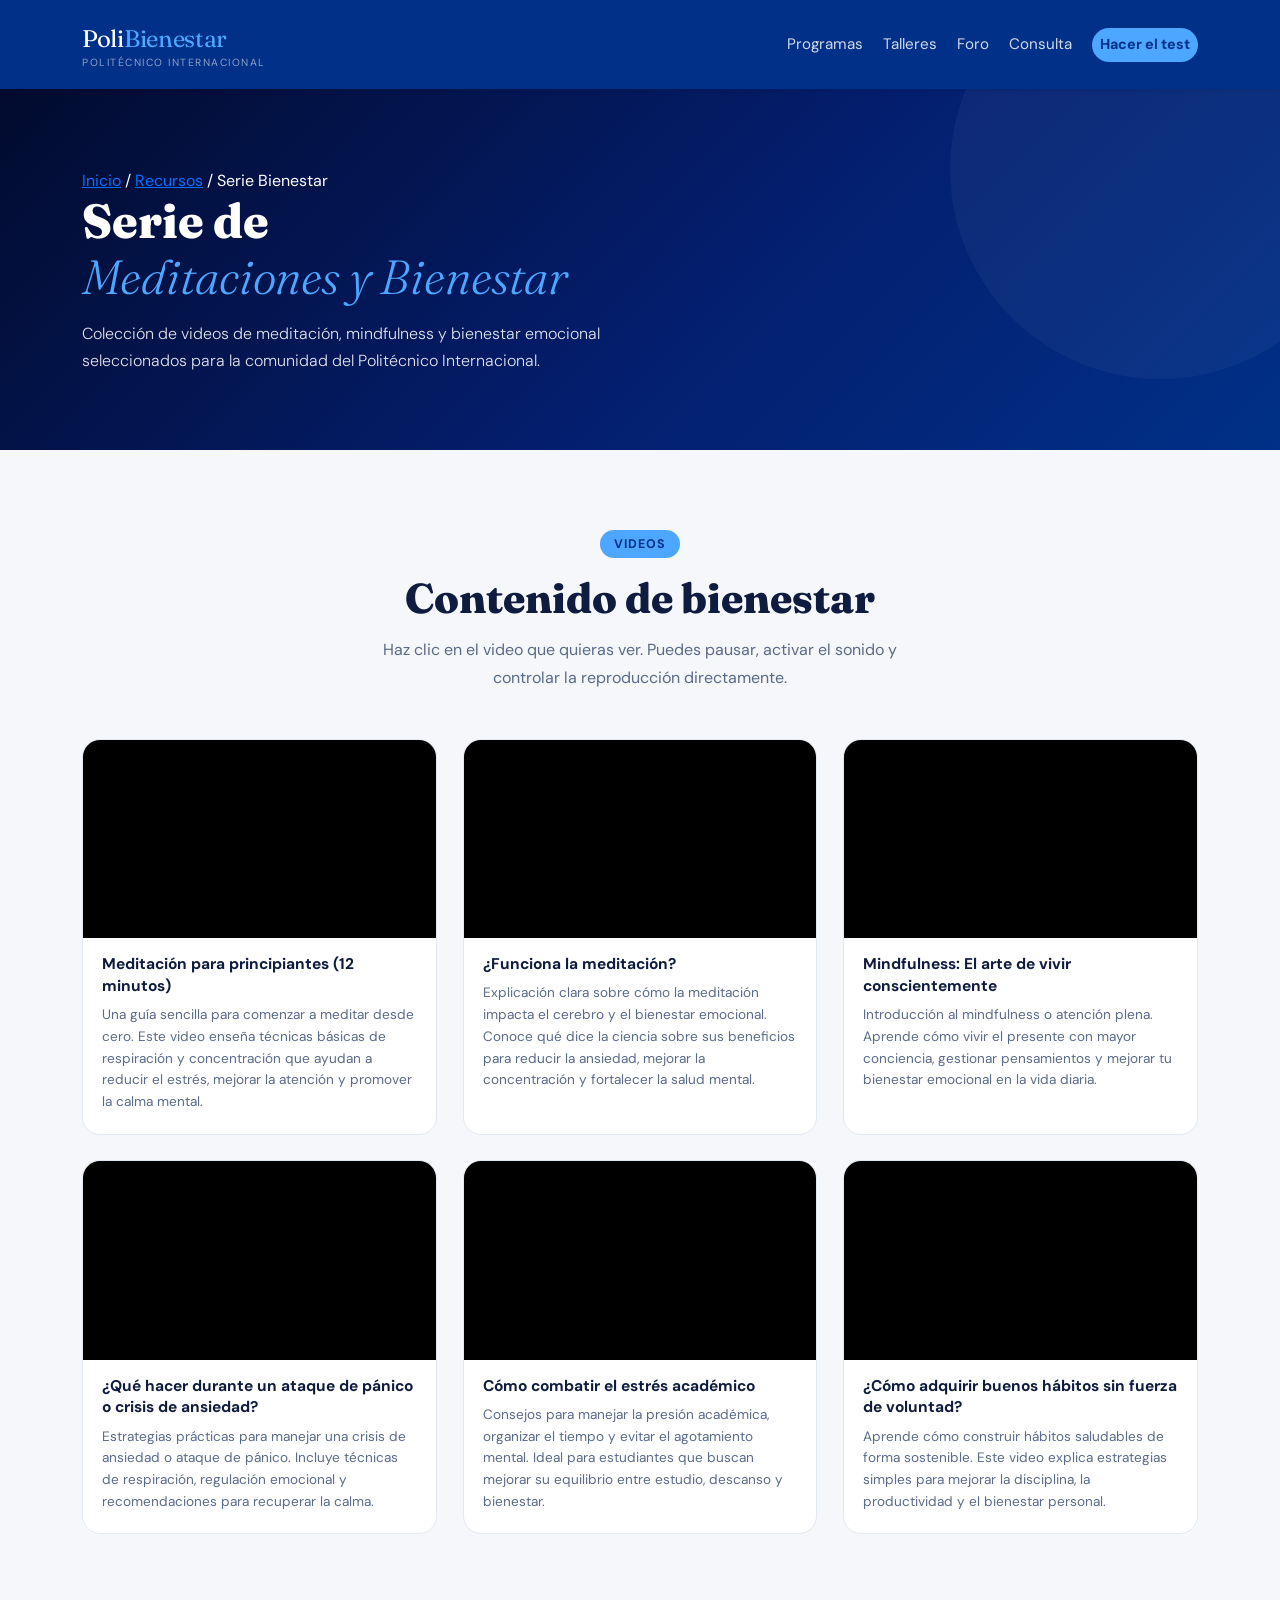
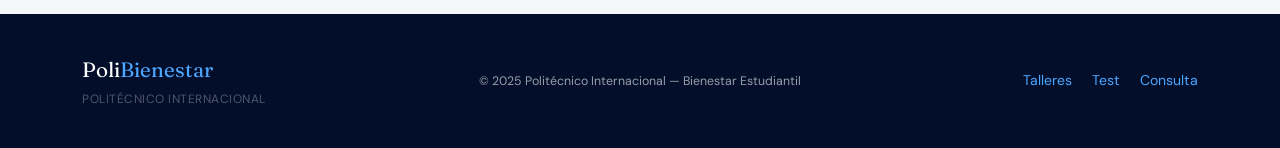
<file: videos.html>
<!DOCTYPE html>
<html lang="es">

<head>
  <meta charset="UTF-8" />
  <meta name="viewport" content="width=device-width, initial-scale=1.0" />
  <title>Serie Bienestar — Videos — PoliBienestar</title>

  <!-- Bootstrap 5 -->
  <link href="https://cdn.jsdelivr.net/npm/bootstrap@5.3.3/dist/css/bootstrap.min.css" rel="stylesheet" />
  <!-- Bootstrap Icons -->
  <link href="https://cdn.jsdelivr.net/npm/bootstrap-icons@1.11.3/font/bootstrap-icons.min.css" rel="stylesheet" />
  <!-- Google Fonts -->
  <link
    href="https://fonts.googleapis.com/css2?family=Fraunces:ital,wght@0,300;0,600;0,800;1,300&family=DM+Sans:wght@300;400;500&display=swap"
    rel="stylesheet" />
  <!-- Estilos base PoliBienestar -->
  <link href="styles.css" rel="stylesheet" />
  <!-- Estilos de videos -->
  <link href="videos.css" rel="stylesheet" />
</head>

<body>

  <!-- ══════════ NAVBAR ══════════ -->
  <nav class="pb-navbar navbar navbar-expand-lg sticky-top shadow-sm">
    <div class="container">
      <a class="pb-navbar-brand navbar-brand" href="index.html">
        Poli<span>Bienestar</span>
        <small>Politécnico Internacional</small>
      </a>
      <button class="navbar-toggler pb-navbar-toggler" type="button" data-bs-toggle="collapse"
        data-bs-target="#navMenu">
        <span class="navbar-toggler-icon pb-navbar-toggler-icon"></span>
      </button>
      <div class="collapse navbar-collapse" id="navMenu">
        <ul class="navbar-nav ms-auto mb-2 mb-lg-0 align-items-lg-center gap-lg-1">
          <li class="nav-item"><a class="pb-nav-link nav-link" href="polobienestar.html#programas">Programas</a></li>
          <li class="nav-item"><a class="pb-nav-link nav-link" href="talleres.html">Talleres</a></li>
          <li class="nav-item"><a class="pb-nav-link nav-link" href="foro.html">Foro</a></li>
          <li class="nav-item"><a class="pb-nav-link nav-link" href="consulta.html">Consulta</a></li>
          <li class="nav-item ms-lg-2">
            <a class="pb-btn-nav nav-link" href="test.html">Hacer el test</a>
          </li>
        </ul>
      </div>
    </div>
  </nav>

  <!-- ══════════ HERO ══════════ -->
  <section class="pb-hero-videos">
    <div class="container">
      <div class="pb-breadcrumb">
        <a href="index.html">Inicio</a>
        <span>/</span>
        <a href="polobienestar.html#recursos">Recursos</a>
        <span>/</span>
        Serie Bienestar
      </div>
      <h1>Serie de<br /><em>Meditaciones y Bienestar</em></h1>
      <p class="lead">
        Colección de videos de meditación, mindfulness y bienestar emocional seleccionados para la comunidad del
        Politécnico Internacional.
      </p>
    </div>
  </section>

  <!-- ══════════ VIDEOS ══════════ -->
  <section id="videos">
    <div class="container">

      <div class="text-center mb-5">
        <span class="pb-section-tag">Videos</span>
        <h2 class="pb-section-title">Contenido de bienestar</h2>
        <p class="pb-section-subtitle mx-auto">
          Haz clic en el video que quieras ver. Puedes pausar, activar el sonido y controlar la reproducción
          directamente.
        </p>
      </div>

      <div class="pb-videos-grid">

        <!-- ══ VIDEO 1 ══════════════════════════════════
           CÓMO AGREGAR:
           1. Ve al video en YouTube
           2. Clic en Compartir → Insertar
           3. Copia el src del iframe, solo el ID al final
              Ejemplo: https://www.youtube.com/embed/AQUI_VA_EL_ID
           4. Pega el ID en el src de abajo reemplazando REEMPLAZAR_ID
      ════════════════════════════════════════════════ -->
        <div class="pb-video-card">
          <div class="pb-video-frame-wrap">
            <iframe src="https://www.youtube.com/embed/3oCC4NDgYrY?si=8_afXrSxmEsZwwvw" title="YouTube video"
              frameborder="0" allowfullscreen>
            </iframe>
          </div>

          <div class="pb-video-info">
            <h6>Meditación para principiantes (12 minutos)</h6>
            <p>
              Una guía sencilla para comenzar a meditar desde cero. Este video enseña
              técnicas básicas de respiración y concentración que ayudan a reducir
              el estrés, mejorar la atención y promover la calma mental.
            </p>
          </div>
        </div>

        <!-- ══ VIDEO 2 ════════════════════════════════ -->
        <div class="pb-video-card">
          <div class="pb-video-frame-wrap">
            <iframe src="https://www.youtube.com/embed/f-c8vr49pD8?si=rQyAY33mTYJf5X8y"
              title="Video 2 — Serie Bienestar"
              allow="accelerometer; autoplay; clipboard-write; encrypted-media; gyroscope; picture-in-picture"
              allowfullscreen>
            </iframe>
          </div>
          <div class="pb-video-info">
            <h6>¿Funciona la meditación?</h6>
            <p> Explicación clara sobre cómo la meditación impacta el cerebro y el bienestar
              emocional. Conoce qué dice la ciencia sobre sus beneficios para reducir
              la ansiedad, mejorar la concentración y fortalecer la salud mental.</p>
          </div>
        </div>

        <!-- ══ VIDEO 3 ════════════════════════════════ -->
        <div class="pb-video-card">
          <div class="pb-video-frame-wrap">
            <iframe src="https://www.youtube.com/embed/g6OY_jTsQXg?si=lsacTtV0txT-KkAn"
              title="Video 3 — Serie Bienestar"
              allow="accelerometer; autoplay; clipboard-write; encrypted-media; gyroscope; picture-in-picture"
              allowfullscreen>
            </iframe>
          </div>
          <div class="pb-video-info">
            <h6>Mindfulness: El arte de vivir conscientemente</h6>
            <p> Introducción al mindfulness o atención plena. Aprende cómo vivir el
              presente con mayor conciencia, gestionar pensamientos y mejorar
              tu bienestar emocional en la vida diaria.</p>
          </div>
        </div>

        <!-- ══ VIDEO 4 ════════════════════════════════ -->
        <div class="pb-video-card">
          <div class="pb-video-frame-wrap">
            <iframe src="https://www.youtube.com/embed/4CjNB2zmYVY?si=NMZoe8psRozil1o0"
              title="Video 4 — Serie Bienestar"
              allow="accelerometer; autoplay; clipboard-write; encrypted-media; gyroscope; picture-in-picture"
              allowfullscreen>
            </iframe>
          </div>
          <div class="pb-video-info">
            <h6>¿Qué hacer durante un ataque de pánico o crisis de ansiedad?</h6>
            <p> Estrategias prácticas para manejar una crisis de ansiedad o ataque de
              pánico. Incluye técnicas de respiración, regulación emocional y
              recomendaciones para recuperar la calma.</p>
          </div>
        </div>

        <!-- ══ VIDEO 5 ════════════════════════════════ -->
        <div class="pb-video-card">
          <div class="pb-video-frame-wrap">
            <iframe src="https://www.youtube.com/embed/JBO8LYAaDAk?si=Xr2Cp7qbqM6rx31F"
              title="Video 5 — Serie Bienestar"
              allow="accelerometer; autoplay; clipboard-write; encrypted-media; gyroscope; picture-in-picture"
              allowfullscreen>
            </iframe>
          </div>
          <div class="pb-video-info">
            <h6>Cómo combatir el estrés académico</h6>
            <p> Consejos para manejar la presión académica, organizar el tiempo
              y evitar el agotamiento mental. Ideal para estudiantes que buscan
              mejorar su equilibrio entre estudio, descanso y bienestar.</p>
          </div>
        </div>

        <!-- ══ VIDEO 6 ════════════════════════════════ -->
        <div class="pb-video-card">
          <div class="pb-video-frame-wrap">
            <iframe src="https://www.youtube.com/embed/LbUMnfyQoVg?si=Ss9IiK8dsjhWxIyF"
              title="Video 6 — Serie Bienestar"
              allow="accelerometer; autoplay; clipboard-write; encrypted-media; gyroscope; picture-in-picture"
              allowfullscreen>
            </iframe>
          </div>
          <div class="pb-video-info">
            <h6>¿Cómo adquirir buenos hábitos sin fuerza de voluntad?</h6>
            <p> Aprende cómo construir hábitos saludables de forma sostenible.
              Este video explica estrategias simples para mejorar la disciplina,
              la productividad y el bienestar personal.</p>
          </div>
        </div>

      </div><!-- fin grid -->
    </div>
  </section>

  <!-- ══════════ FOOTER ══════════ -->
  <footer class="pb-footer">
    <div class="container">
      <div class="row align-items-center g-3">
        <div class="col-md-4">
          <div class="pb-footer-brand mb-1">Poli<span>Bienestar</span></div>
          <div class="pb-footer-sub">Politécnico Internacional</div>
        </div>
        <div class="col-md-4 text-md-center">
          <small>© 2025 Politécnico Internacional — Bienestar Estudiantil</small>
        </div>
        <div class="col-md-4 text-md-end">
          <a href="talleres.html" class="me-3">Talleres</a>
          <a href="test.html" class="me-3">Test</a>
          <a href="consulta.html">Consulta</a>
        </div>
      </div>
    </div>
  </footer>

  <button class="pb-scroll-top" id="scrollTop" title="Volver arriba">
    <i class="bi bi-chevron-up"></i>
  </button>

  <script src="https://cdn.jsdelivr.net/npm/bootstrap@5.3.3/dist/js/bootstrap.bundle.min.js"></script>
  <script>
    const btnTop = document.getElementById('scrollTop');
    window.addEventListener('scroll', () => btnTop.classList.toggle('show', window.scrollY > 300));
    btnTop.addEventListener('click', () => window.scrollTo({ top: 0, behavior: 'smooth' }));
  </script>
</body>

</html>
</file>
<file: styles.css>
/* ═══════════════════════════════════════════════════════
   polobienestar.css
   Estilos personalizados para PoliBienestar
   Politécnico Internacional
═══════════════════════════════════════════════════════ */

/* ── PALETA DE COLORES ──────────────────────────────────
   --pb-azul        #003087   Azul oscuro institucional
   --pb-azul-med    #0055b3   Azul medio (gradientes)
   --pb-azul-claro  #4da6ff   Acento cielo / hover
   --pb-azul-palido #e8f1fb   Fondos alternos suaves
   --pb-gris        #f5f7fa   Fondo general de página
   --pb-gris-dark   #e2e8f0   Bordes y separadores
   --pb-texto       #0f1c3f   Texto principal oscuro
   --pb-blanco      #ffffff   Blanco puro
──────────────────────────────────────────────────────── */
:root {
  --pb-azul:        #003087;
  --pb-azul-med:    #0055b3;
  --pb-azul-claro:  #4da6ff;
  --pb-azul-palido: #e8f1fb;
  --pb-gris:        #f5f7fa;
  --pb-gris-dark:   #e2e8f0;
  --pb-texto:       #0f1c3f;
  --pb-blanco:      #ffffff;
}

* { box-sizing: border-box; }

body {
  font-family: 'DM Sans', sans-serif;
  background-color: var(--pb-gris);
  color: var(--pb-texto);
  overflow-x: hidden;
}

h1, h2, h3, h4, h5 { font-family: 'Fraunces', serif; }

/* ── NAVBAR ──────────────────────────────────────────── */
.pb-navbar {
  background-color: var(--pb-azul);
  padding: 1rem 2rem;
}

.pb-navbar-brand {
  font-family: 'Fraunces', serif;
  font-size: 1.5rem;
  color: var(--pb-blanco) !important;
  letter-spacing: -.3px;
}

.pb-navbar-brand span {
  color: var(--pb-azul-claro);
}

.pb-navbar-brand small {
  display: block;
  font-family: 'DM Sans', sans-serif;
  font-size: .65rem;
  letter-spacing: 1.5px;
  text-transform: uppercase;
  color: rgba(255, 255, 255, .55);
  font-weight: 400;
  line-height: 1;
  margin-top: 1px;
}

.pb-nav-link {
  color: rgba(255, 255, 255, .82) !important;
  font-size: .95rem;
  transition: color .2s;
}

.pb-nav-link:hover {
  color: var(--pb-azul-claro) !important;
}

.pb-navbar-toggler {
  border-color: var(--pb-azul-claro);
}

.pb-navbar-toggler-icon {
  background-image: url("data:image/svg+xml,%3csvg xmlns='http://www.w3.org/2000/svg' viewBox='0 0 30 30'%3e%3cpath stroke='%234da6ff' stroke-linecap='round' stroke-miterlimit='10' stroke-width='2' d='M4 7h22M4 15h22M4 23h22'/%3e%3c/svg%3e");
}

.pb-btn-nav {
  background-color: var(--pb-azul-claro);
  color: var(--pb-azul) !important;
  font-weight: 700;
  border-radius: 50px;
  padding: .4rem 1.2rem;
  font-size: .9rem;
  transition: background .2s, transform .15s;
}

.pb-btn-nav:hover {
  background-color: var(--pb-blanco);
  transform: translateY(-1px);
}

/* ── HERO ────────────────────────────────────────────── */
.pb-hero {
  background: linear-gradient(135deg, var(--pb-azul) 0%, var(--pb-azul-med) 65%, #1a7fd4 100%);
  color: var(--pb-blanco);
  padding: 100px 0 80px;
  position: relative;
  overflow: hidden;
}

.pb-hero::before {
  content: '';
  position: absolute;
  width: 520px;
  height: 520px;
  border-radius: 50%;
  background: rgba(255, 255, 255, .04);
  top: -160px;
  right: -110px;
}

.pb-hero::after {
  content: '';
  position: absolute;
  width: 280px;
  height: 280px;
  border-radius: 50%;
  background: rgba(255, 255, 255, .04);
  bottom: -70px;
  left: -50px;
}

.pb-hero-badge {
  display: inline-block;
  background: rgba(255, 255, 255, .13);
  border: 1px solid rgba(255, 255, 255, .28);
  color: var(--pb-blanco);
  border-radius: 50px;
  padding: .35rem 1rem;
  font-size: .82rem;
  letter-spacing: .5px;
  margin-bottom: 1.2rem;
}

.pb-hero h1 {
  font-size: clamp(2.2rem, 5vw, 3.6rem);
  font-weight: 800;
  line-height: 1.1;
  margin-bottom: 1.2rem;
}

.pb-hero h1 em {
  font-style: italic;
  font-weight: 300;
  color: var(--pb-azul-claro);
}

.pb-hero p.lead {
  font-size: 1.05rem;
  opacity: .88;
  max-width: 500px;
  line-height: 1.7;
}

.pb-btn-hero-primary {
  background-color: var(--pb-blanco);
  color: var(--pb-azul);
  font-weight: 700;
  border-radius: 50px;
  padding: .75rem 1.8rem;
  font-size: 1rem;
  border: none;
  transition: transform .2s, box-shadow .2s;
  text-decoration: none;
  display: inline-flex;
  align-items: center;
  gap: .4rem;
}

.pb-btn-hero-primary:hover {
  transform: translateY(-2px);
  box-shadow: 0 8px 24px rgba(0, 0, 0, .2);
  color: var(--pb-azul);
}

.pb-btn-hero-secondary {
  background: transparent;
  color: var(--pb-blanco);
  border: 2px solid rgba(255, 255, 255, .45);
  border-radius: 50px;
  padding: .75rem 1.8rem;
  font-size: 1rem;
  text-decoration: none;
  display: inline-flex;
  align-items: center;
  gap: .4rem;
  transition: border-color .2s, background .2s;
}

.pb-btn-hero-secondary:hover {
  border-color: var(--pb-blanco);
  background: rgba(255, 255, 255, .1);
  color: var(--pb-blanco);
}

/* Placeholder imagen hero */
.pb-hero-img-box {
  background: rgba(255, 255, 255, .1);
  border: 2px dashed rgba(255, 255, 255, .38);
  border-radius: 20px;
  height: 340px;
  display: flex;
  flex-direction: column;
  align-items: center;
  justify-content: center;
  color: rgba(255, 255, 255, .72);
  text-align: center;
  padding: 2rem;
  position: relative;
  z-index: 1;
}

.pb-hero-img-box i {
  font-size: 3.5rem;
  opacity: .45;
  margin-bottom: .8rem;
}

.pb-hero-img-box p {
  font-size: .88rem;
  margin: 0;
  opacity: .75;
}

/*
  Imagen real del hero.
  Cuando tengas la foto, reemplaza el div.pb-hero-img-box con:
  <img src="imagenes/hero.jpg" class="pb-hero-img-real" alt="Estudiantes Politécnico Internacional">
*/
.pb-hero-img-real {
  width: 100%;
  height: 340px;
  object-fit: cover;
  border-radius: 20px;
  position: relative;
  z-index: 1;
}

/* ── BANDA DE ESTADÍSTICAS ───────────────────────────── */
.pb-stats-strip {
  background-color: var(--pb-azul-med);
  color: var(--pb-blanco);
  padding: 2.2rem 0;
}

.pb-stat-num {
  font-family: 'Fraunces', serif;
  font-size: 2.4rem;
  font-weight: 800;
  color: var(--pb-azul-claro);
  line-height: 1;
}

.pb-stat-label {
  font-size: .85rem;
  opacity: .85;
  margin-top: .3rem;
}

/* ── SECCIONES GENÉRICAS ─────────────────────────────── */
section {
  padding: 80px 0;
}

.pb-section-tag {
  display: inline-block;
  background: var(--pb-azul-claro);
  color: var(--pb-azul);
  font-size: .78rem;
  font-weight: 700;
  letter-spacing: 1px;
  text-transform: uppercase;
  border-radius: 50px;
  padding: .3rem .9rem;
  margin-bottom: 1rem;
}

.pb-section-title {
  font-size: clamp(1.8rem, 3.5vw, 2.6rem);
  font-weight: 800;
  line-height: 1.2;
  margin-bottom: .75rem;
}

.pb-section-subtitle {
  font-size: 1rem;
  color: #5a6a8a;
  max-width: 520px;
  line-height: 1.7;
}

.pb-section-alt {
  background-color: var(--pb-azul-palido);
}

/* ── TARJETAS DE PROGRAMAS ───────────────────────────── */
.pb-prog-card {
  background: var(--pb-blanco);
  border-radius: 18px;
  padding: 2rem 1.8rem;
  border: 1.5px solid var(--pb-gris-dark);
  height: 100%;
  transition: transform .25s, box-shadow .25s, border-color .25s;
}

.pb-prog-card:hover {
  transform: translateY(-6px);
  box-shadow: 0 16px 40px rgba(0, 48, 135, .12);
  border-color: var(--pb-azul-claro);
}

.pb-prog-icon {
  width: 52px;
  height: 52px;
  background: var(--pb-azul-palido);
  border-radius: 14px;
  display: flex;
  align-items: center;
  justify-content: center;
  font-size: 1.5rem;
  color: var(--pb-azul-med);
  margin-bottom: 1.2rem;
}

.pb-prog-card h5 {
  font-size: 1.1rem;
  font-weight: 700;
  margin-bottom: .5rem;
}

.pb-prog-card p {
  font-size: .9rem;
  color: #5a6a8a;
  line-height: 1.65;
  margin-bottom: 1.2rem;
}

/* Badges de público objetivo */
.pb-badge {
  font-size: .75rem;
  font-weight: 500;
  border-radius: 50px;
  padding: .3rem .75rem;
}

.pb-badge-est   { background: #dbeafe; color: #1d4ed8; } /* Estudiantes  */
.pb-badge-adm   { background: #fef3c7; color: #92400e; } /* Administrativos */
.pb-badge-todos { background: #e0f2fe; color: #075985; } /* Todos        */

.pb-btn-card {
  color: var(--pb-azul-med);
  font-weight: 600;
  font-size: .88rem;
  text-decoration: none;
  display: inline-flex;
  align-items: center;
  gap: .3rem;
  transition: gap .2s;
}

.pb-btn-card:hover {
  gap: .6rem;
  color: var(--pb-azul);
}

/* ── GALERÍA DE FOTOS ────────────────────────────────── */
#galeria {
  background-color: var(--pb-azul-palido);
}

/* Foto principal grande */
.pb-foto-principal {
  border-radius: 20px;
  border: 2px dashed var(--pb-azul-claro);
  height: 360px;
  display: flex;
  flex-direction: column;
  align-items: center;
  justify-content: center;
  background: var(--pb-blanco);
  text-align: center;
  padding: 2rem;
}

.pb-foto-principal i {
  font-size: 4rem;
  color: var(--pb-azul-med);
  opacity: .35;
  margin-bottom: 1rem;
}

.pb-foto-principal p {
  font-size: .9rem;
  color: #5a6a8a;
  margin: 0;
}

/*
  Para reemplazar el placeholder por una imagen real:
  <img src="fotos/principal.jpg"
       style="width:100%; height:360px; object-fit:cover; border-radius:20px;"
       alt="Evento PoliBienestar">
*/

/* Miniaturas de galería */
.pb-foto-thumb {
  border-radius: 14px;
  background: var(--pb-blanco);
  border: 2px dashed var(--pb-azul-claro);
  height: 110px;
  display: flex;
  flex-direction: column;
  align-items: center;
  justify-content: center;
  color: var(--pb-azul-med);
  font-size: .78rem;
  text-align: center;
  padding: .8rem;
  opacity: .8;
}

.pb-foto-thumb i {
  font-size: 1.8rem;
  margin-bottom: .4rem;
}

/* Caja de ayuda para el desarrollador */
.pb-foto-hint {
  background: rgba(0, 48, 135, .06);
  border-left: 4px solid var(--pb-azul-claro);
  border-radius: 0 12px 12px 0;
  padding: 1rem 1.2rem;
  font-size: .85rem;
  color: #334;
  margin-top: 1.2rem;
}

.pb-foto-hint code {
  background: var(--pb-gris-dark);
  padding: .1rem .4rem;
  border-radius: 4px;
  font-size: .82rem;
}

/* Botón subir foto (demo interactivo) */
.pb-btn-upload {
  background: var(--pb-azul);
  color: var(--pb-blanco);
  border: none;
  border-radius: 50px;
  padding: .65rem 1.5rem;
  font-size: .9rem;
  font-weight: 500;
  cursor: pointer;
  transition: background .2s, transform .15s;
  display: inline-flex;
  align-items: center;
  gap: .5rem;
}

.pb-btn-upload:hover {
  background: var(--pb-azul-med);
  transform: translateY(-1px);
}

/* ── RECURSOS ────────────────────────────────────────── */
.pb-rec-item {
  display: flex;
  align-items: flex-start;
  gap: 1rem;
  padding: 1.2rem 1.5rem;
  background: var(--pb-blanco);
  border-radius: 14px;
  border: 1.5px solid var(--pb-gris-dark);
  margin-bottom: 2rem;
  text-decoration: none;
  color: inherit;
  transition: border-color .2s, box-shadow .2s;
}

.pb-rec-item:hover {
  border-color: var(--pb-azul-claro);
  box-shadow: 0 6px 20px rgba(0, 48, 135, .08);
  color: inherit;
}

.pb-rec-icon {
  width: 44px;
  height: 44px;
  min-width: 44px;
  background: var(--pb-azul-palido);
  border-radius: 12px;
  display: flex;
  align-items: center;
  justify-content: center;
  font-size: 1.2rem;
  color: var(--pb-azul-med);
}

.pb-rec-item h6 {
  font-size: .95rem;
  font-weight: 600;
  margin-bottom: .25rem;
}

.pb-rec-item p {
  font-size: .85rem;
  color: #5a6a8a;
  margin: 0;
}

/* ── SECCIÓN CONTACTO ────────────────────────────────── */
#contacto {
  background: var(--pb-azul);
  color: var(--pb-blanco);
}

.pb-form-label {
  font-size: .88rem;
  font-weight: 500;
  margin-bottom: .4rem;
  color: rgba(255, 255, 255, .85);
}

.pb-form-control,
.pb-form-select {
  border-radius: 12px;
  border: 1.5px solid var(--pb-gris-dark);
  padding: .75rem 1rem;
  font-size: .95rem;
  background: var(--pb-gris);
  color: var(--pb-texto);
  transition: border-color .2s, box-shadow .2s;
  width: 100%;
}

.pb-form-control:focus,
.pb-form-select:focus {
  outline: none;
  border-color: var(--pb-azul-claro);
  box-shadow: 0 0 0 3px rgba(77, 166, 255, .25);
  background: var(--pb-blanco);
}

.pb-btn-submit {
  background: var(--pb-azul-claro);
  color: var(--pb-azul);
  font-weight: 700;
  border: none;
  border-radius: 50px;
  padding: .8rem 2.2rem;
  font-size: 1rem;
  transition: background .2s, transform .15s;
  width: 100%;
  cursor: pointer;
}

.pb-btn-submit:hover {
  background: var(--pb-blanco);
  transform: translateY(-2px);
}

.pb-contact-info-box {
  background: rgba(255, 255, 255, .09);
  border: 1px solid rgba(255, 255, 255, .18);
  border-radius: 18px;
  padding: 2rem;
}

.pb-contact-row {
  display: flex;
  align-items: flex-start;
  gap: 1rem;
  margin-bottom: 1.2rem;
}

.pb-contact-row i {
  font-size: 1.3rem;
  color: var(--pb-azul-claro);
  margin-top: 2px;
}

.pb-contact-row span {
  font-size: .9rem;
  opacity: .88;
  line-height: 1.5;
}

/* Caja de línea de crisis */
.pb-crisis-box {
  background: var(--pb-blanco);
  border: 1.5px solid var(--pb-gris-dark);
  border-radius: 16px;
  padding: 1.4rem 1.6rem;
}

/* ── FOOTER ──────────────────────────────────────────── */
.pb-footer {
  background: #020e2a;
  color: rgba(255, 255, 255, .6);
  padding: 2.5rem 0;
  font-size: .88rem;
}

.pb-footer a {
  color: var(--pb-azul-claro);
  text-decoration: none;
}

.pb-footer a:hover {
  text-decoration: underline;
}

.pb-footer-brand {
  font-family: 'Fraunces', serif;
  font-size: 1.3rem;
  color: var(--pb-blanco);
}

.pb-footer-brand span {
  color: var(--pb-azul-claro);
}

.pb-footer-sub {
  font-size: .75rem;
  opacity: .5;
  letter-spacing: .5px;
  text-transform: uppercase;
}

/* ── BOTÓN SCROLL TO TOP ─────────────────────────────── */
.pb-scroll-top {
  position: fixed;
  bottom: 2rem;
  right: 2rem;
  width: 44px;
  height: 44px;
  background: var(--pb-azul);
  color: var(--pb-blanco);
  border: none;
  border-radius: 50%;
  font-size: 1.2rem;
  display: none;
  align-items: center;
  justify-content: center;
  cursor: pointer;
  box-shadow: 0 4px 14px rgba(0, 0, 0, .22);
  z-index: 999;
  transition: background .2s;
}

.pb-scroll-top:hover {
  background: var(--pb-azul-med);
}

.pb-scroll-top.show {
  display: flex;
}

/* ── RESPONSIVE ──────────────────────────────────────── */
@media (max-width: 767px) {
  .pb-hero            { padding: 70px 0 60px; }
  .pb-hero-img-box    { height: 220px; }
  .pb-foto-principal  { height: 220px; }
}
</file>
<file: foro.css>
/* ═══════════════════════════════════════════════════════
   foro.css
   Foro Anónimo de Apoyo — PoliBienestar
   Politécnico Internacional
   ───────────────────────────────────────────────────────
   Depende de: Bootstrap 5, Bootstrap Icons, polobienestar.css
═══════════════════════════════════════════════════════ */

/* ── HERO FORO ───────────────────────────────────────── */
.pb-hero-foro {
  background: linear-gradient(135deg, #0a2a6e 0%, var(--pb-azul) 55%, #1a5fb4 100%);
  color: var(--pb-blanco);
  padding: 80px 0 60px;
  position: relative;
  overflow: hidden;
}

.pb-hero-foro::before {
  content: '';
  position: absolute;
  width: 420px; height: 420px;
  border-radius: 50%;
  background: rgba(255,255,255,.04);
  top: -130px; right: -90px;
}

.pb-hero-foro h1 {
  font-size: clamp(2rem, 4vw, 3rem);
  font-weight: 800;
  line-height: 1.15;
  margin-bottom: 1rem;
}

.pb-hero-foro h1 em {
  font-style: italic;
  font-weight: 300;
  color: var(--pb-azul-claro);
}

.pb-hero-foro p.lead {
  font-size: 1rem;
  opacity: .88;
  max-width: 560px;
  line-height: 1.7;
}

/* Aviso de anonimato */
.pb-anon-aviso {
  display: inline-flex;
  align-items: center;
  gap: .6rem;
  background: rgba(255,255,255,.12);
  border: 1px solid rgba(255,255,255,.25);
  border-radius: 50px;
  padding: .5rem 1.2rem;
  font-size: .85rem;
  margin-bottom: 1.4rem;
  color: var(--pb-blanco);
}

.pb-anon-aviso i { color: var(--pb-azul-claro); font-size: 1rem; }

/* ── LAYOUT FORO ─────────────────────────────────────── */
#foro { background: var(--pb-gris); }

.pb-foro-layout {
  display: grid;
  grid-template-columns: 1fr 320px;
  gap: 2rem;
  align-items: start;
}

@media (max-width: 991px) {
  .pb-foro-layout { grid-template-columns: 1fr; }
  .pb-foro-sidebar { order: -1; }
}

/* ── NUEVA PREGUNTA ──────────────────────────────────── */
.pb-nueva-pregunta {
  background: var(--pb-blanco);
  border-radius: 18px;
  border: 1.5px solid var(--pb-gris-dark);
  padding: 1.8rem;
  margin-bottom: 1.8rem;
}

.pb-nueva-pregunta h5 {
  font-size: 1.05rem;
  font-weight: 700;
  margin-bottom: 1.2rem;
  color: var(--pb-azul);
  display: flex;
  align-items: center;
  gap: .5rem;
}

.pb-rol-selector {
  display: flex;
  gap: .5rem;
  flex-wrap: wrap;
  margin-bottom: 1rem;
}

.pb-rol-btn {
  background: var(--pb-gris);
  border: 1.5px solid var(--pb-gris-dark);
  border-radius: 50px;
  padding: .35rem 1rem;
  font-size: .82rem;
  font-weight: 500;
  cursor: pointer;
  color: var(--pb-texto);
  transition: all .2s;
}

.pb-rol-btn:hover,
.pb-rol-btn.activo {
  background: var(--pb-azul);
  color: var(--pb-blanco);
  border-color: var(--pb-azul);
}

.pb-textarea-pregunta {
  width: 100%;
  border-radius: 14px;
  border: 1.5px solid var(--pb-gris-dark);
  padding: .9rem 1.1rem;
  font-size: .95rem;
  font-family: 'DM Sans', sans-serif;
  background: var(--pb-gris);
  color: var(--pb-texto);
  resize: none;
  transition: border-color .2s, box-shadow .2s;
  margin-bottom: .8rem;
}

.pb-textarea-pregunta:focus {
  outline: none;
  border-color: var(--pb-azul-claro);
  box-shadow: 0 0 0 3px rgba(77,166,255,.2);
  background: var(--pb-blanco);
}

.pb-select-categoria {
  width: 100%;
  border-radius: 12px;
  border: 1.5px solid var(--pb-gris-dark);
  padding: .65rem 1rem;
  font-size: .9rem;
  font-family: 'DM Sans', sans-serif;
  background: var(--pb-gris);
  color: var(--pb-texto);
  margin-bottom: 1rem;
  transition: border-color .2s;
}

.pb-select-categoria:focus {
  outline: none;
  border-color: var(--pb-azul-claro);
  box-shadow: 0 0 0 3px rgba(77,166,255,.2);
}

.pb-btn-publicar {
  background: var(--pb-azul);
  color: var(--pb-blanco);
  border: none;
  border-radius: 50px;
  padding: .65rem 1.8rem;
  font-size: .95rem;
  font-weight: 600;
  cursor: pointer;
  transition: background .2s, transform .15s;
  display: inline-flex;
  align-items: center;
  gap: .5rem;
}

.pb-btn-publicar:hover {
  background: var(--pb-azul-med);
  transform: translateY(-1px);
}

/* ── FILTROS DEL FORO ────────────────────────────────── */
.pb-foro-filtros {
  display: flex;
  gap: .5rem;
  flex-wrap: wrap;
  margin-bottom: 1.5rem;
  align-items: center;
}

.pb-foro-filtros span {
  font-size: .85rem;
  font-weight: 600;
  color: #5a6a8a;
  margin-right: .3rem;
}

.pb-filtro-tag {
  background: var(--pb-blanco);
  border: 1.5px solid var(--pb-gris-dark);
  border-radius: 50px;
  padding: .3rem .9rem;
  font-size: .82rem;
  font-weight: 500;
  cursor: pointer;
  color: var(--pb-texto);
  transition: all .2s;
}

.pb-filtro-tag:hover,
.pb-filtro-tag.activo {
  background: var(--pb-azul);
  color: var(--pb-blanco);
  border-color: var(--pb-azul);
}

/* ── TARJETA DE PREGUNTA ─────────────────────────────── */
.pb-pregunta-card {
  background: var(--pb-blanco);
  border-radius: 18px;
  border: 1.5px solid var(--pb-gris-dark);
  margin-bottom: 1.2rem;
  overflow: hidden;
  transition: border-color .2s, box-shadow .2s;
}

.pb-pregunta-card:hover {
  border-color: var(--pb-azul-claro);
  box-shadow: 0 6px 24px rgba(0,48,135,.08);
}

.pb-pregunta-header {
  padding: 1.4rem 1.6rem 1rem;
}

.pb-pregunta-meta {
  display: flex;
  align-items: center;
  gap: .7rem;
  flex-wrap: wrap;
  margin-bottom: .8rem;
}

.pb-avatar {
  width: 36px; height: 36px;
  border-radius: 50%;
  display: flex; align-items: center; justify-content: center;
  font-size: .9rem;
  font-weight: 700;
  flex-shrink: 0;
}

.pb-avatar-est  { background: #dbeafe; color: #1d4ed8; }
.pb-avatar-doc  { background: #d1fae5; color: #065f46; }
.pb-avatar-adm  { background: #fef3c7; color: #92400e; }
.pb-avatar-prof { background: #ede9fe; color: #5b21b6; }

.pb-autor-info { flex: 1; }

.pb-autor-rol {
  font-size: .78rem;
  font-weight: 700;
  color: #5a6a8a;
  text-transform: uppercase;
  letter-spacing: .5px;
}

.pb-autor-tiempo {
  font-size: .75rem;
  color: #9aa0aa;
}

.pb-cat-tag {
  font-size: .72rem;
  font-weight: 700;
  border-radius: 50px;
  padding: .2rem .7rem;
  letter-spacing: .4px;
}

.pb-cat-ansiedad   { background: #fce7f3; color: #9d174d; }
.pb-cat-estres     { background: #dbeafe; color: #1d4ed8; }
.pb-cat-relaciones { background: #d1fae5; color: #065f46; }
.pb-cat-academico  { background: #ede9fe; color: #5b21b6; }
.pb-cat-general    { background: #f1f5f9; color: #475569; }
.pb-cat-habitos    { background: #fef3c7; color: #92400e; }

.pb-pregunta-texto {
  font-size: .95rem;
  color: var(--pb-texto);
  line-height: 1.65;
  margin-bottom: 0;
}

.pb-pregunta-acciones {
  padding: .8rem 1.6rem;
  border-top: 1px solid var(--pb-gris-dark);
  display: flex;
  align-items: center;
  gap: 1rem;
  background: var(--pb-gris);
}

.pb-accion-btn {
  background: none;
  border: none;
  color: #5a6a8a;
  font-size: .83rem;
  cursor: pointer;
  display: flex;
  align-items: center;
  gap: .3rem;
  padding: .3rem .5rem;
  border-radius: 8px;
  transition: background .15s, color .15s;
  font-family: 'DM Sans', sans-serif;
}

.pb-accion-btn:hover { background: var(--pb-gris-dark); color: var(--pb-azul); }
.pb-accion-btn.liked { color: #e11d48; }
.pb-accion-btn.bookmarked { color: var(--pb-azul); }

.pb-respuestas-count {
  margin-left: auto;
  font-size: .8rem;
  color: #9aa0aa;
  display: flex;
  align-items: center;
  gap: .3rem;
}

/* ── RESPUESTAS ──────────────────────────────────────── */
.pb-respuestas-wrap {
  border-top: 1px solid var(--pb-gris-dark);
  padding: 1.2rem 1.6rem;
  display: none;
}

.pb-respuestas-wrap.abierto { display: block; }

.pb-respuesta-item {
  display: flex;
  gap: 1rem;
  margin-bottom: 1.2rem;
  padding-bottom: 1.2rem;
  border-bottom: 1px solid var(--pb-gris-dark);
}

.pb-respuesta-item:last-child { border-bottom: none; margin-bottom: 0; padding-bottom: 0; }

.pb-respuesta-body { flex: 1; }

.pb-respuesta-body p {
  font-size: .9rem;
  color: var(--pb-texto);
  line-height: 1.65;
  margin-bottom: .4rem;
}

.pb-respuesta-info {
  font-size: .75rem;
  color: #9aa0aa;
  display: flex;
  align-items: center;
  gap: .5rem;
}

.pb-badge-profesional {
  background: #ede9fe;
  color: #5b21b6;
  font-size: .7rem;
  font-weight: 700;
  border-radius: 50px;
  padding: .15rem .6rem;
  letter-spacing: .3px;
}

/* Formulario de respuesta */
.pb-responder-form {
  margin-top: 1rem;
  padding-top: 1rem;
  border-top: 1px dashed var(--pb-gris-dark);
}

.pb-responder-form textarea {
  width: 100%;
  border-radius: 12px;
  border: 1.5px solid var(--pb-gris-dark);
  padding: .75rem 1rem;
  font-size: .88rem;
  font-family: 'DM Sans', sans-serif;
  background: var(--pb-gris);
  color: var(--pb-texto);
  resize: none;
  transition: border-color .2s;
  margin-bottom: .6rem;
}

.pb-responder-form textarea:focus {
  outline: none;
  border-color: var(--pb-azul-claro);
  background: var(--pb-blanco);
}

.pb-btn-responder {
  background: var(--pb-azul-palido);
  color: var(--pb-azul);
  border: 1.5px solid var(--pb-azul-claro);
  border-radius: 50px;
  padding: .45rem 1.2rem;
  font-size: .85rem;
  font-weight: 600;
  cursor: pointer;
  transition: background .2s;
  font-family: 'DM Sans', sans-serif;
}

.pb-btn-responder:hover { background: var(--pb-azul); color: var(--pb-blanco); }

/* ── SIDEBAR ─────────────────────────────────────────── */
.pb-sidebar-card {
  background: var(--pb-blanco);
  border-radius: 18px;
  border: 1.5px solid var(--pb-gris-dark);
  padding: 1.4rem;
  margin-bottom: 1.2rem;
}

.pb-sidebar-card h6 {
  font-size: .9rem;
  font-weight: 700;
  color: var(--pb-azul);
  margin-bottom: 1rem;
  display: flex;
  align-items: center;
  gap: .4rem;
}

.pb-regla-item {
  display: flex;
  gap: .7rem;
  margin-bottom: .8rem;
  font-size: .83rem;
  color: #5a6a8a;
  line-height: 1.5;
}

.pb-regla-num {
  width: 20px; height: 20px; min-width: 20px;
  background: var(--pb-azul-palido);
  color: var(--pb-azul);
  border-radius: 50%;
  display: flex; align-items: center; justify-content: center;
  font-size: .72rem;
  font-weight: 800;
  margin-top: 1px;
}

.pb-tag-list {
  display: flex;
  flex-wrap: wrap;
  gap: .4rem;
}

.pb-tag-pill {
  background: var(--pb-azul-palido);
  color: var(--pb-azul-med);
  border-radius: 50px;
  padding: .25rem .8rem;
  font-size: .78rem;
  font-weight: 500;
  cursor: pointer;
  transition: background .15s;
}

.pb-tag-pill:hover { background: var(--pb-azul); color: var(--pb-blanco); }

.pb-profesional-item {
  display: flex;
  align-items: center;
  gap: .8rem;
  margin-bottom: .9rem;
}

.pb-profesional-item:last-child { margin-bottom: 0; }

.pb-prof-info { flex: 1; }
.pb-prof-info strong { font-size: .88rem; display: block; }
.pb-prof-info span { font-size: .75rem; color: #5a6a8a; }

.pb-online-dot {
  width: 8px; height: 8px;
  border-radius: 50%;
  background: #10b981;
  display: inline-block;
  margin-right: .3rem;
}

/* Contador de publicaciones vacío */
.pb-foro-vacio {
  text-align: center;
  padding: 3rem 1rem;
  color: #9aa0aa;
  display: none;
}

.pb-foro-vacio i { font-size: 3rem; margin-bottom: 1rem; opacity: .4; }

/* ── RESPONSIVE ──────────────────────────────────────── */
@media (max-width: 767px) {
  .pb-hero-foro { padding: 60px 0 40px; }
  .pb-nueva-pregunta { padding: 1.2rem; }
  .pb-pregunta-header { padding: 1.1rem 1.2rem .8rem; }
}
</file>
<file: talleres.css>
/* ═══════════════════════════════════════════════════════
   talleres.css
   Página de Talleres de Bienestar — PoliBienestar
   Politécnico Internacional
   ───────────────────────────────────────────────────────
   Depende de: Bootstrap 5, Bootstrap Icons, polobienestar.css
   Este archivo solo agrega estilos específicos de la
   página de talleres. Las variables --pb-* y estilos
   base ya vienen de polobienestar.css
═══════════════════════════════════════════════════════ */

/* ── HERO TALLERES ───────────────────────────────────── */
.pb-hero-talleres {
  background: linear-gradient(135deg, var(--pb-azul) 0%, #0a4a9f 50%, var(--pb-azul-med) 100%);
  color: var(--pb-blanco);
  padding: 80px 0 60px;
  position: relative;
  overflow: hidden;
}

.pb-hero-talleres::before {
  content: '';
  position: absolute;
  width: 400px; height: 400px;
  border-radius: 50%;
  background: rgba(255,255,255,.04);
  top: -120px; right: -80px;
}

.pb-hero-talleres::after {
  content: '';
  position: absolute;
  width: 220px; height: 220px;
  border-radius: 50%;
  background: rgba(255,255,255,.04);
  bottom: -60px; left: -40px;
}

.pb-hero-talleres h1 {
  font-size: clamp(2rem, 4vw, 3rem);
  font-weight: 800;
  line-height: 1.15;
  margin-bottom: 1rem;
}

.pb-hero-talleres h1 em {
  font-style: italic;
  font-weight: 300;
  color: var(--pb-azul-claro);
}

.pb-hero-talleres p.lead {
  font-size: 1rem;
  opacity: .88;
  max-width: 560px;
  line-height: 1.7;
}

/* Migas de pan */
.pb-breadcrumb {
  font-size: .85rem;
  margin-bottom: 1.2rem;
  opacity: .75;
}

.pb-breadcrumb a {
  color: var(--pb-azul-claro);
  text-decoration: none;
}

.pb-breadcrumb a:hover { text-decoration: underline; }
.pb-breadcrumb span   { color: rgba(255,255,255,.5); margin: 0 .4rem; }

/* ── FILTROS DE CATEGORÍA ────────────────────────────── */
.pb-filtros {
  display: flex;
  flex-wrap: wrap;
  gap: .6rem;
  margin-bottom: 2.5rem;
}

.pb-filtro-btn {
  background: var(--pb-blanco);
  color: var(--pb-azul);
  border: 1.5px solid var(--pb-gris-dark);
  border-radius: 50px;
  padding: .4rem 1.1rem;
  font-size: .88rem;
  font-weight: 500;
  cursor: pointer;
  transition: all .2s;
}

.pb-filtro-btn:hover,
.pb-filtro-btn.activo {
  background: var(--pb-azul);
  color: var(--pb-blanco);
  border-color: var(--pb-azul);
}

/* ── TARJETAS DE TALLER ──────────────────────────────── */
.pb-taller-card {
  background: var(--pb-blanco);
  border-radius: 18px;
  border: 1.5px solid var(--pb-gris-dark);
  overflow: hidden;
  height: 100%;
  transition: transform .25s, box-shadow .25s, border-color .25s;
}

.pb-taller-card:hover {
  transform: translateY(-5px);
  box-shadow: 0 14px 36px rgba(0,48,135,.12);
  border-color: var(--pb-azul-claro);
}

.pb-taller-card-header {
  background: var(--pb-azul-palido);
  padding: 1.4rem 1.6rem 1rem;
  position: relative;
}

.pb-taller-categoria {
  display: inline-block;
  font-size: .72rem;
  font-weight: 700;
  letter-spacing: .8px;
  text-transform: uppercase;
  border-radius: 50px;
  padding: .25rem .8rem;
  margin-bottom: .8rem;
}

.pb-cat-estres     { background: #dbeafe; color: #1d4ed8; }
.pb-cat-mindful    { background: #d1fae5; color: #065f46; }
.pb-cat-habitos    { background: #fef3c7; color: #92400e; }
.pb-cat-relaciones { background: #fce7f3; color: #9d174d; }
.pb-cat-academico  { background: #ede9fe; color: #5b21b6; }

.pb-taller-card-header h5 {
  font-size: 1.05rem;
  font-weight: 700;
  margin-bottom: .3rem;
  color: var(--pb-texto);
}

.pb-taller-icono {
  position: absolute;
  top: 1.2rem; right: 1.4rem;
  font-size: 2rem;
  color: var(--pb-azul-med);
  opacity: .25;
}

.pb-taller-card-body {
  padding: 1.2rem 1.6rem 1.6rem;
}

.pb-taller-card-body p {
  font-size: .9rem;
  color: #5a6a8a;
  line-height: 1.65;
  margin-bottom: 1rem;
}

/* Info rápida del taller */
.pb-taller-meta {
  display: flex;
  flex-direction: column;
  gap: .4rem;
  margin-bottom: 1.2rem;
}

.pb-taller-meta-item {
  display: flex;
  align-items: center;
  gap: .5rem;
  font-size: .83rem;
  color: #5a6a8a;
}

.pb-taller-meta-item i {
  color: var(--pb-azul-med);
  font-size: .95rem;
  width: 16px;
  text-align: center;
}

.pb-cupos-bar {
  height: 6px;
  background: var(--pb-gris-dark);
  border-radius: 10px;
  overflow: hidden;
  margin-top: .3rem;
}

.pb-cupos-fill {
  height: 100%;
  border-radius: 10px;
  background: var(--pb-azul-claro);
  transition: width .4s ease;
}

.pb-cupos-fill.lleno   { background: #ef4444; }
.pb-cupos-fill.pocos   { background: #f59e0b; }
.pb-cupos-fill.hay     { background: #10b981; }

.pb-btn-inscribir {
  display: block;
  width: 100%;
  background: var(--pb-azul);
  color: var(--pb-blanco);
  border: none;
  border-radius: 50px;
  padding: .6rem 1.2rem;
  font-size: .9rem;
  font-weight: 600;
  text-align: center;
  text-decoration: none;
  cursor: pointer;
  transition: background .2s, transform .15s;
}

.pb-btn-inscribir:hover {
  background: var(--pb-azul-med);
  transform: translateY(-1px);
  color: var(--pb-blanco);
}

.pb-btn-inscribir.deshabilitado {
  background: var(--pb-gris-dark);
  color: #9aa0aa;
  cursor: not-allowed;
  transform: none;
}

/* ── CALENDARIO ──────────────────────────────────────── */
#calendario { background: var(--pb-azul-palido); }

.pb-calendario-nav {
  display: flex;
  align-items: center;
  justify-content: space-between;
  margin-bottom: 1.5rem;
}

.pb-calendario-nav h4 {
  font-size: 1.2rem;
  font-weight: 700;
  margin: 0;
  color: var(--pb-azul);
}

.pb-cal-btn {
  background: var(--pb-blanco);
  border: 1.5px solid var(--pb-gris-dark);
  color: var(--pb-azul);
  border-radius: 50%;
  width: 36px; height: 36px;
  display: flex; align-items: center; justify-content: center;
  cursor: pointer;
  transition: background .2s, border-color .2s;
  font-size: 1rem;
}

.pb-cal-btn:hover {
  background: var(--pb-azul);
  border-color: var(--pb-azul);
  color: var(--pb-blanco);
}

/* Grid del calendario */
.pb-cal-grid {
  display: grid;
  grid-template-columns: repeat(7, 1fr);
  gap: 4px;
}

.pb-cal-dia-nombre {
  text-align: center;
  font-size: .75rem;
  font-weight: 700;
  color: #5a6a8a;
  padding: .4rem 0;
  text-transform: uppercase;
  letter-spacing: .5px;
}

.pb-cal-dia {
  aspect-ratio: 1;
  display: flex;
  flex-direction: column;
  align-items: center;
  justify-content: center;
  border-radius: 10px;
  font-size: .88rem;
  cursor: default;
  position: relative;
  transition: background .15s;
}

.pb-cal-dia.vacio { background: transparent; }

.pb-cal-dia.normal {
  background: var(--pb-blanco);
  color: var(--pb-texto);
  border: 1px solid var(--pb-gris-dark);
}

.pb-cal-dia.tiene-taller {
  background: var(--pb-azul);
  color: var(--pb-blanco);
  border: none;
  cursor: pointer;
  font-weight: 600;
}

.pb-cal-dia.tiene-taller:hover {
  background: var(--pb-azul-med);
  transform: scale(1.05);
}

.pb-cal-dia.hoy {
  border: 2px solid var(--pb-azul-claro) !important;
}

.pb-cal-dia .pb-dot {
  width: 5px; height: 5px;
  border-radius: 50%;
  background: var(--pb-azul-claro);
  position: absolute;
  bottom: 4px;
}

/* Lista lateral de eventos del mes */
.pb-evento-item {
  display: flex;
  gap: 1rem;
  padding: 1rem 1.2rem;
  background: var(--pb-blanco);
  border-radius: 14px;
  border: 1.5px solid var(--pb-gris-dark);
  margin-bottom: .8rem;
  transition: border-color .2s;
}

.pb-evento-item:hover { border-color: var(--pb-azul-claro); }

.pb-evento-fecha {
  min-width: 48px;
  text-align: center;
  background: var(--pb-azul-palido);
  border-radius: 10px;
  padding: .4rem .3rem;
  display: flex;
  flex-direction: column;
  align-items: center;
  justify-content: center;
}

.pb-evento-fecha .pb-dia-num {
  font-family: 'Fraunces', serif;
  font-size: 1.4rem;
  font-weight: 800;
  color: var(--pb-azul);
  line-height: 1;
}

.pb-evento-fecha .pb-mes-txt {
  font-size: .68rem;
  font-weight: 700;
  text-transform: uppercase;
  color: var(--pb-azul-med);
  letter-spacing: .5px;
}

.pb-evento-info h6 {
  font-size: .92rem;
  font-weight: 600;
  margin-bottom: .2rem;
}

.pb-evento-info p {
  font-size: .8rem;
  color: #5a6a8a;
  margin: 0;
}

/* ── SECCIÓN FORMULARIO ──────────────────────────────── */
#inscripcion { background: var(--pb-azul); color: var(--pb-blanco); }

.pb-form-card {
  background: rgba(255,255,255,.09);
  border: 1px solid rgba(255,255,255,.15);
  border-radius: 20px;
  padding: 2.5rem;
}

.pb-form-title {
  font-size: 1.4rem;
  font-weight: 700;
  margin-bottom: 1.5rem;
  color: var(--pb-blanco);
}

.pb-paso {
  display: flex;
  align-items: center;
  gap: .8rem;
  margin-bottom: 2rem;
}

.pb-paso-num {
  width: 32px; height: 32px; min-width: 32px;
  background: var(--pb-azul-claro);
  color: var(--pb-azul);
  border-radius: 50%;
  display: flex; align-items: center; justify-content: center;
  font-weight: 800;
  font-size: .9rem;
}

.pb-paso span { font-size: .88rem; opacity: .85; }

/* ── RESPONSIVE ──────────────────────────────────────── */
@media (max-width: 767px) {
  .pb-hero-talleres { padding: 60px 0 40px; }
  .pb-cal-dia { font-size: .75rem; }
  .pb-form-card { padding: 1.5rem; }
}
</file>
<file: test.css>
/* ═══════════════════════════════════════════════════════
   test.css
   Test de Bienestar Emocional — PoliBienestar
   Politécnico Internacional
   ───────────────────────────────────────────────────────
   Depende de: Bootstrap 5, Bootstrap Icons, polobienestar.css
═══════════════════════════════════════════════════════ */

/* ── HERO ────────────────────────────────────────────── */
.pb-hero-test {
  background: linear-gradient(135deg, #041e6e 0%, var(--pb-azul) 55%, #1460b8 100%);
  color: var(--pb-blanco);
  padding: 80px 0 60px;
  position: relative;
  overflow: hidden;
}

.pb-hero-test::before {
  content: '';
  position: absolute;
  width: 420px; height: 420px;
  border-radius: 50%;
  background: rgba(255,255,255,.04);
  top: -130px; right: -90px;
}

.pb-hero-test h1 {
  font-size: clamp(2rem, 4vw, 3rem);
  font-weight: 800;
  line-height: 1.15;
  margin-bottom: 1rem;
}

.pb-hero-test h1 em {
  font-style: italic;
  font-weight: 300;
  color: var(--pb-azul-claro);
}

.pb-hero-test p.lead {
  font-size: 1rem;
  opacity: .88;
  max-width: 540px;
  line-height: 1.7;
}

/* ── CONTENEDOR PRINCIPAL DEL TEST ───────────────────── */
#test { background: var(--pb-gris); }

.pb-test-wrap {
  max-width: 780px;
  margin: 0 auto;
}

/* ── BARRA DE PROGRESO ───────────────────────────────── */
.pb-progreso-wrap {
  background: var(--pb-blanco);
  border-radius: 18px;
  border: 1.5px solid var(--pb-gris-dark);
  padding: 1.4rem 1.8rem;
  margin-bottom: 1.5rem;
}

.pb-progreso-info {
  display: flex;
  justify-content: space-between;
  align-items: center;
  margin-bottom: .8rem;
}

.pb-progreso-info span {
  font-size: .85rem;
  font-weight: 600;
  color: #5a6a8a;
}

.pb-progreso-info strong {
  font-size: .95rem;
  color: var(--pb-azul);
}

.pb-barra-fondo {
  height: 8px;
  background: var(--pb-gris-dark);
  border-radius: 10px;
  overflow: hidden;
}

.pb-barra-fill {
  height: 100%;
  background: linear-gradient(90deg, var(--pb-azul) 0%, var(--pb-azul-claro) 100%);
  border-radius: 10px;
  transition: width .4s ease;
}

/* ── TARJETA DE PREGUNTA ─────────────────────────────── */
.pb-pregunta-wrap {
  background: var(--pb-blanco);
  border-radius: 20px;
  border: 1.5px solid var(--pb-gris-dark);
  padding: 2.2rem;
  margin-bottom: 1.5rem;
  display: none;
}

.pb-pregunta-wrap.activa { display: block; }

.pb-pregunta-num {
  display: inline-block;
  background: var(--pb-azul-palido);
  color: var(--pb-azul);
  font-size: .78rem;
  font-weight: 700;
  letter-spacing: .8px;
  text-transform: uppercase;
  border-radius: 50px;
  padding: .28rem .9rem;
  margin-bottom: 1rem;
}

.pb-pregunta-texto {
  font-size: 1.1rem;
  font-weight: 600;
  color: var(--pb-texto);
  line-height: 1.5;
  margin-bottom: 1.6rem;
  font-family: 'Fraunces', serif;
}

/* Opciones de respuesta */
.pb-opciones {
  display: flex;
  flex-direction: column;
  gap: .7rem;
}

.pb-opcion {
  display: flex;
  align-items: center;
  gap: 1rem;
  padding: .9rem 1.2rem;
  border-radius: 14px;
  border: 2px solid var(--pb-gris-dark);
  cursor: pointer;
  transition: all .2s;
  background: var(--pb-gris);
  user-select: none;
}

.pb-opcion:hover {
  border-color: var(--pb-azul-claro);
  background: var(--pb-azul-palido);
}

.pb-opcion.seleccionada {
  border-color: var(--pb-azul);
  background: var(--pb-azul-palido);
}

.pb-opcion-circulo {
  width: 22px; height: 22px; min-width: 22px;
  border-radius: 50%;
  border: 2px solid var(--pb-gris-dark);
  display: flex; align-items: center; justify-content: center;
  transition: all .2s;
}

.pb-opcion.seleccionada .pb-opcion-circulo {
  border-color: var(--pb-azul);
  background: var(--pb-azul);
}

.pb-opcion.seleccionada .pb-opcion-circulo::after {
  content: '';
  width: 8px; height: 8px;
  border-radius: 50%;
  background: var(--pb-blanco);
}

.pb-opcion-texto {
  font-size: .95rem;
  color: var(--pb-texto);
  font-weight: 400;
}

.pb-opcion.seleccionada .pb-opcion-texto {
  font-weight: 600;
  color: var(--pb-azul);
}

.pb-opcion-puntaje {
  margin-left: auto;
  font-size: .75rem;
  font-weight: 700;
  color: #9aa0aa;
  min-width: 20px;
  text-align: right;
}

.pb-opcion.seleccionada .pb-opcion-puntaje {
  color: var(--pb-azul-med);
}

/* ── NAVEGACIÓN ENTRE PREGUNTAS ──────────────────────── */
.pb-nav-preguntas {
  display: flex;
  justify-content: space-between;
  align-items: center;
  gap: 1rem;
}

.pb-btn-anterior {
  background: var(--pb-blanco);
  color: var(--pb-azul);
  border: 2px solid var(--pb-azul);
  border-radius: 50px;
  padding: .65rem 1.6rem;
  font-size: .95rem;
  font-weight: 600;
  cursor: pointer;
  transition: all .2s;
  font-family: 'DM Sans', sans-serif;
  display: flex;
  align-items: center;
  gap: .4rem;
}

.pb-btn-anterior:hover {
  background: var(--pb-azul-palido);
}

.pb-btn-anterior:disabled {
  opacity: .35;
  cursor: not-allowed;
}

.pb-btn-siguiente {
  background: var(--pb-azul);
  color: var(--pb-blanco);
  border: none;
  border-radius: 50px;
  padding: .65rem 1.8rem;
  font-size: .95rem;
  font-weight: 600;
  cursor: pointer;
  transition: all .2s;
  font-family: 'DM Sans', sans-serif;
  display: flex;
  align-items: center;
  gap: .4rem;
}

.pb-btn-siguiente:hover {
  background: var(--pb-azul-med);
  transform: translateY(-1px);
}

.pb-btn-siguiente:disabled {
  background: var(--pb-gris-dark);
  color: #9aa0aa;
  cursor: not-allowed;
  transform: none;
}

.pb-alerta-responder {
  font-size: .82rem;
  color: #f59e0b;
  font-weight: 600;
  display: none;
  align-items: center;
  gap: .3rem;
}

.pb-alerta-responder.visible { display: flex; }

/* ── PANTALLA DE INTRO ───────────────────────────────── */
.pb-intro-card {
  background: var(--pb-blanco);
  border-radius: 20px;
  border: 1.5px solid var(--pb-gris-dark);
  padding: 2.5rem;
  text-align: center;
}

.pb-intro-icon {
  width: 72px; height: 72px;
  background: var(--pb-azul-palido);
  border-radius: 20px;
  display: flex; align-items: center; justify-content: center;
  font-size: 2rem;
  color: var(--pb-azul-med);
  margin: 0 auto 1.4rem;
}

.pb-intro-card h3 {
  font-size: 1.5rem;
  font-weight: 700;
  margin-bottom: .8rem;
}

.pb-intro-card p {
  font-size: .95rem;
  color: #5a6a8a;
  line-height: 1.7;
  max-width: 480px;
  margin: 0 auto 1.5rem;
}

.pb-intro-chips {
  display: flex;
  justify-content: center;
  flex-wrap: wrap;
  gap: .6rem;
  margin-bottom: 1.8rem;
}

.pb-intro-chip {
  display: inline-flex;
  align-items: center;
  gap: .4rem;
  background: var(--pb-azul-palido);
  color: var(--pb-azul-med);
  border-radius: 50px;
  padding: .35rem .9rem;
  font-size: .82rem;
  font-weight: 500;
}

.pb-btn-iniciar {
  background: var(--pb-azul);
  color: var(--pb-blanco);
  border: none;
  border-radius: 50px;
  padding: .8rem 2.4rem;
  font-size: 1rem;
  font-weight: 700;
  cursor: pointer;
  transition: background .2s, transform .15s;
  font-family: 'DM Sans', sans-serif;
  display: inline-flex;
  align-items: center;
  gap: .5rem;
}

.pb-btn-iniciar:hover {
  background: var(--pb-azul-med);
  transform: translateY(-2px);
}

/* ── PANTALLA DE RESULTADOS ──────────────────────────── */
.pb-resultado-card {
  background: var(--pb-blanco);
  border-radius: 20px;
  border: 1.5px solid var(--pb-gris-dark);
  padding: 2.5rem;
  text-align: center;
  display: none;
}

.pb-resultado-card.visible { display: block; }

.pb-resultado-icono {
  width: 80px; height: 80px;
  border-radius: 50%;
  display: flex; align-items: center; justify-content: center;
  font-size: 2.2rem;
  margin: 0 auto 1.2rem;
}

.pb-resultado-icono.alto    { background: #d1fae5; color: #059669; }
.pb-resultado-icono.medio   { background: #fef3c7; color: #d97706; }
.pb-resultado-icono.bajo    { background: #fee2e2; color: #dc2626; }

.pb-resultado-nivel {
  font-size: .82rem;
  font-weight: 700;
  letter-spacing: 1px;
  text-transform: uppercase;
  border-radius: 50px;
  padding: .3rem 1rem;
  display: inline-block;
  margin-bottom: 1rem;
}

.pb-resultado-nivel.alto  { background: #d1fae5; color: #059669; }
.pb-resultado-nivel.medio { background: #fef3c7; color: #d97706; }
.pb-resultado-nivel.bajo  { background: #fee2e2; color: #dc2626; }

.pb-resultado-card h3 {
  font-size: 1.6rem;
  font-weight: 800;
  margin-bottom: .6rem;
}

.pb-resultado-card p.pb-resultado-desc {
  font-size: .95rem;
  color: #5a6a8a;
  line-height: 1.7;
  max-width: 500px;
  margin: 0 auto 1.5rem;
}

/* Medidor visual de puntaje */
.pb-medidor-wrap {
  max-width: 400px;
  margin: 0 auto 1.8rem;
}

.pb-medidor-labels {
  display: flex;
  justify-content: space-between;
  font-size: .75rem;
  color: #9aa0aa;
  margin-bottom: .4rem;
}

.pb-medidor-barra {
  height: 14px;
  background: var(--pb-gris-dark);
  border-radius: 10px;
  overflow: hidden;
  margin-bottom: .5rem;
}

.pb-medidor-fill {
  height: 100%;
  border-radius: 10px;
  transition: width 1s ease;
}

.pb-medidor-fill.alto  { background: linear-gradient(90deg, #10b981, #34d399); }
.pb-medidor-fill.medio { background: linear-gradient(90deg, #f59e0b, #fbbf24); }
.pb-medidor-fill.bajo  { background: linear-gradient(90deg, #ef4444, #f87171); }

.pb-medidor-puntaje {
  font-family: 'Fraunces', serif;
  font-size: 1.1rem;
  font-weight: 800;
  color: var(--pb-azul);
}

/* Recomendaciones */
.pb-recomendaciones {
  background: var(--pb-azul-palido);
  border-radius: 16px;
  padding: 1.4rem 1.6rem;
  text-align: left;
  margin-bottom: 1.6rem;
}

.pb-recomendaciones h6 {
  font-size: .9rem;
  font-weight: 700;
  color: var(--pb-azul);
  margin-bottom: .8rem;
  display: flex;
  align-items: center;
  gap: .4rem;
}

.pb-recomendacion-item {
  display: flex;
  align-items: flex-start;
  gap: .7rem;
  margin-bottom: .6rem;
  font-size: .88rem;
  color: var(--pb-texto);
  line-height: 1.5;
}

.pb-recomendacion-item:last-child { margin-bottom: 0; }

.pb-recomendacion-item i {
  color: var(--pb-azul-med);
  margin-top: 2px;
  font-size: .95rem;
}

.pb-resultado-acciones {
  display: flex;
  justify-content: center;
  flex-wrap: wrap;
  gap: .8rem;
}

.pb-btn-reiniciar {
  background: var(--pb-blanco);
  color: var(--pb-azul);
  border: 2px solid var(--pb-azul);
  border-radius: 50px;
  padding: .65rem 1.6rem;
  font-size: .9rem;
  font-weight: 600;
  cursor: pointer;
  transition: all .2s;
  font-family: 'DM Sans', sans-serif;
  display: inline-flex;
  align-items: center;
  gap: .4rem;
}

.pb-btn-reiniciar:hover {
  background: var(--pb-azul-palido);
}

/* ── RESPONSIVE ──────────────────────────────────────── */
@media (max-width: 767px) {
  .pb-hero-test { padding: 60px 0 40px; }
  .pb-pregunta-wrap { padding: 1.4rem; }
  .pb-intro-card { padding: 1.6rem; }
  .pb-resultado-card { padding: 1.6rem; }
  .pb-pregunta-texto { font-size: 1rem; }
}
</file>
<file: videos.css>
/* ═══════════════════════════════════════════════════════
   videos.css — Serie Bienestar PoliBienestar
   Depende de: Bootstrap 5, Bootstrap Icons, polobienestar.css
═══════════════════════════════════════════════════════ */

/* ── HERO ────────────────────────────────────────────── */
.pb-hero-videos {
  background: linear-gradient(135deg, #020b2e 0%, #041e6e 55%, var(--pb-azul) 100%);
  color: var(--pb-blanco);
  padding: 80px 0 60px;
  position: relative;
  overflow: hidden;
}

.pb-hero-videos::before {
  content: '';
  position: absolute;
  width: 420px; height: 420px;
  border-radius: 50%;
  background: rgba(255,255,255,.04);
  top: -130px; right: -90px;
}

.pb-hero-videos h1 {
  font-size: clamp(2rem, 4vw, 3rem);
  font-weight: 800;
  line-height: 1.15;
  margin-bottom: 1rem;
}

.pb-hero-videos h1 em {
  font-style: italic;
  font-weight: 300;
  color: var(--pb-azul-claro);
}

.pb-hero-videos p.lead {
  font-size: 1rem;
  opacity: .88;
  max-width: 540px;
  line-height: 1.7;
}

/* ── SECCIÓN ─────────────────────────────────────────── */
#videos { background: var(--pb-gris); }

/* ── GRID DE VIDEOS ──────────────────────────────────── */
.pb-videos-grid {
  display: grid;
  grid-template-columns: repeat(3, 1fr);
  gap: 1.6rem;
}

@media (max-width: 991px) { .pb-videos-grid { grid-template-columns: repeat(2, 1fr); } }
@media (max-width: 575px) { .pb-videos-grid { grid-template-columns: 1fr; } }

/* ── TARJETA DE VIDEO ────────────────────────────────── */
.pb-video-card {
  background: var(--pb-blanco);
  border-radius: 18px;
  border: 1.5px solid var(--pb-gris-dark);
  overflow: hidden;
  transition: transform .25s, box-shadow .25s, border-color .25s;
}

.pb-video-card:hover {
  transform: translateY(-5px);
  box-shadow: 0 14px 36px rgba(0,48,135,.12);
  border-color: var(--pb-azul-claro);
}

/* Contenedor del iframe — relación 16:9 */
.pb-video-frame-wrap {
  position: relative;
  width: 100%;
  aspect-ratio: 16 / 9;
  background: #000;
}

.pb-video-frame-wrap iframe {
  position: absolute;
  inset: 0;
  width: 100%;
  height: 100%;
  border: none;
}

/* Info debajo del video */
.pb-video-info {
  padding: 1rem 1.2rem 1.3rem;
}

.pb-video-info h6 {
  font-size: .97rem;
  font-weight: 700;
  margin-bottom: .4rem;
  color: var(--pb-texto);
  line-height: 1.4;
}

.pb-video-info p {
  font-size: .85rem;
  color: #5a6a8a;
  line-height: 1.6;
  margin: 0;
}

/* ── RESPONSIVE ──────────────────────────────────────── */
@media (max-width: 767px) {
  .pb-hero-videos { padding: 60px 0 40px; }
}
</file>
